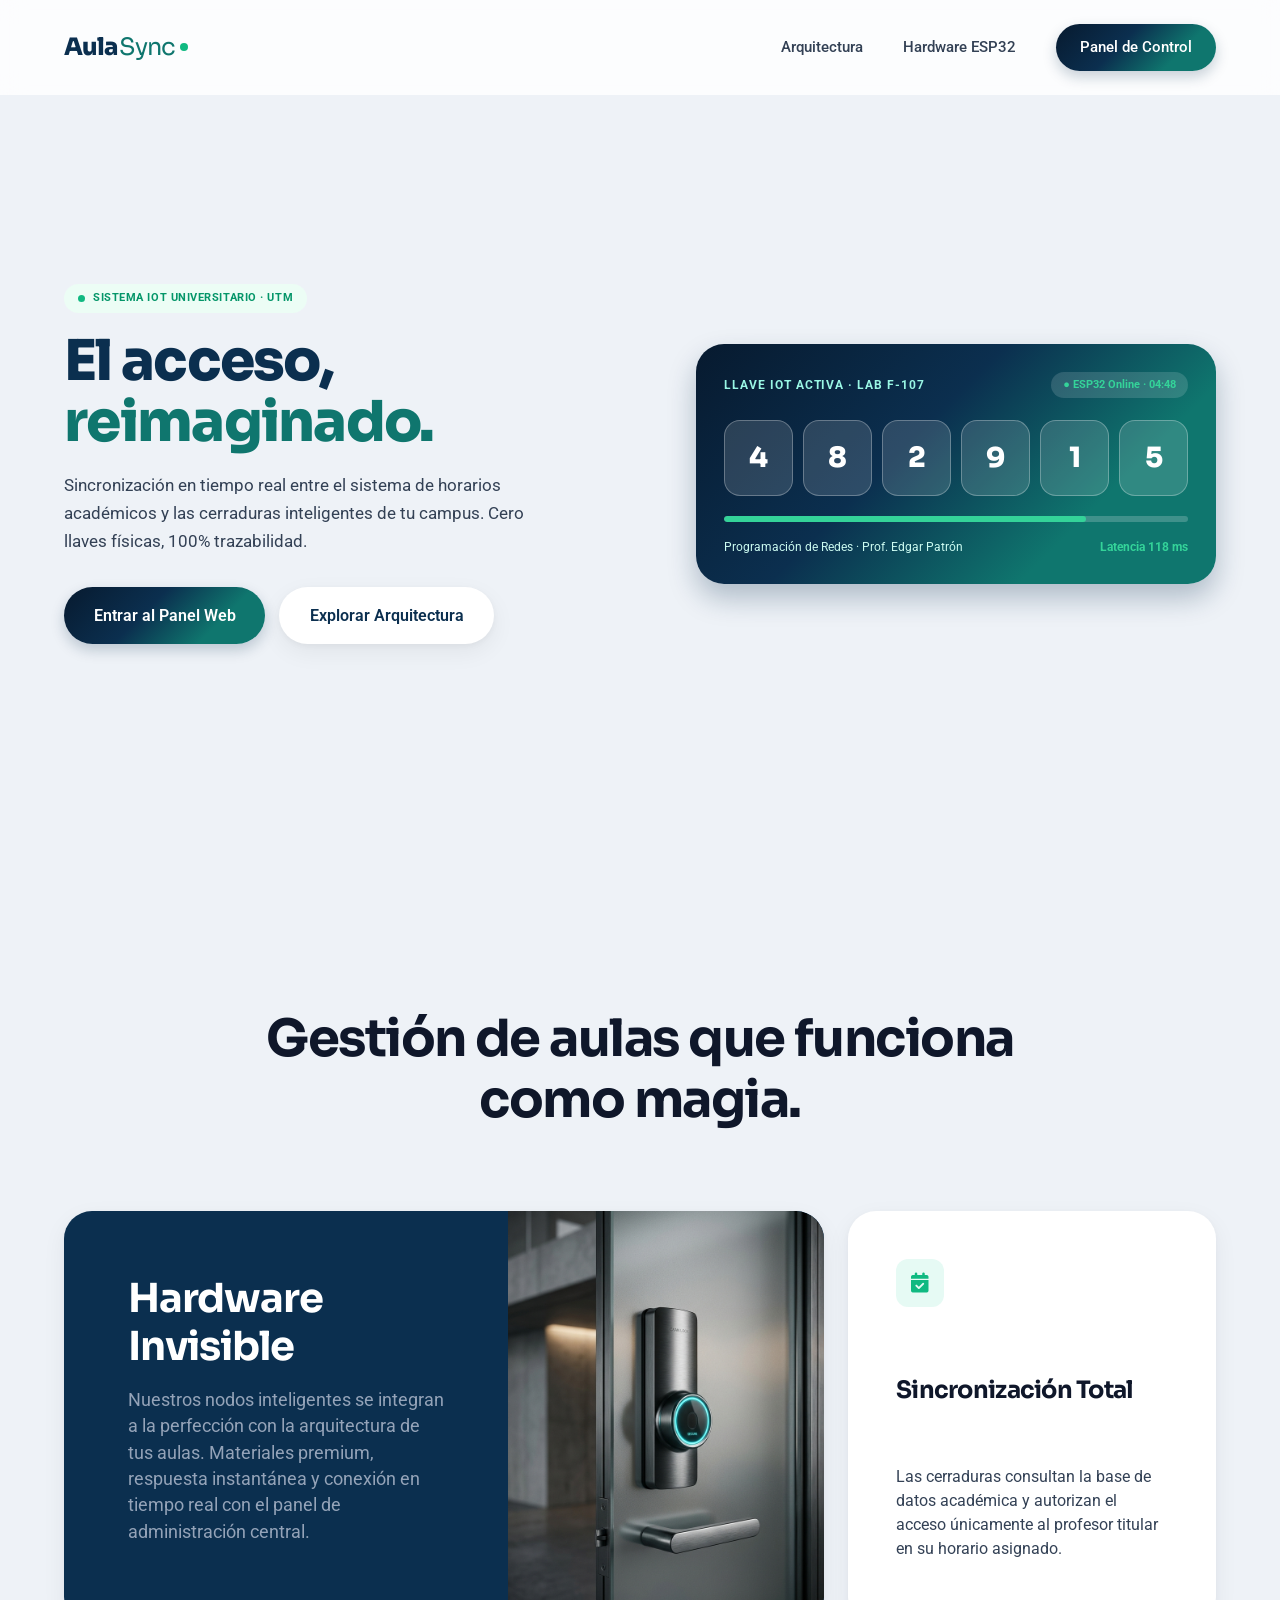
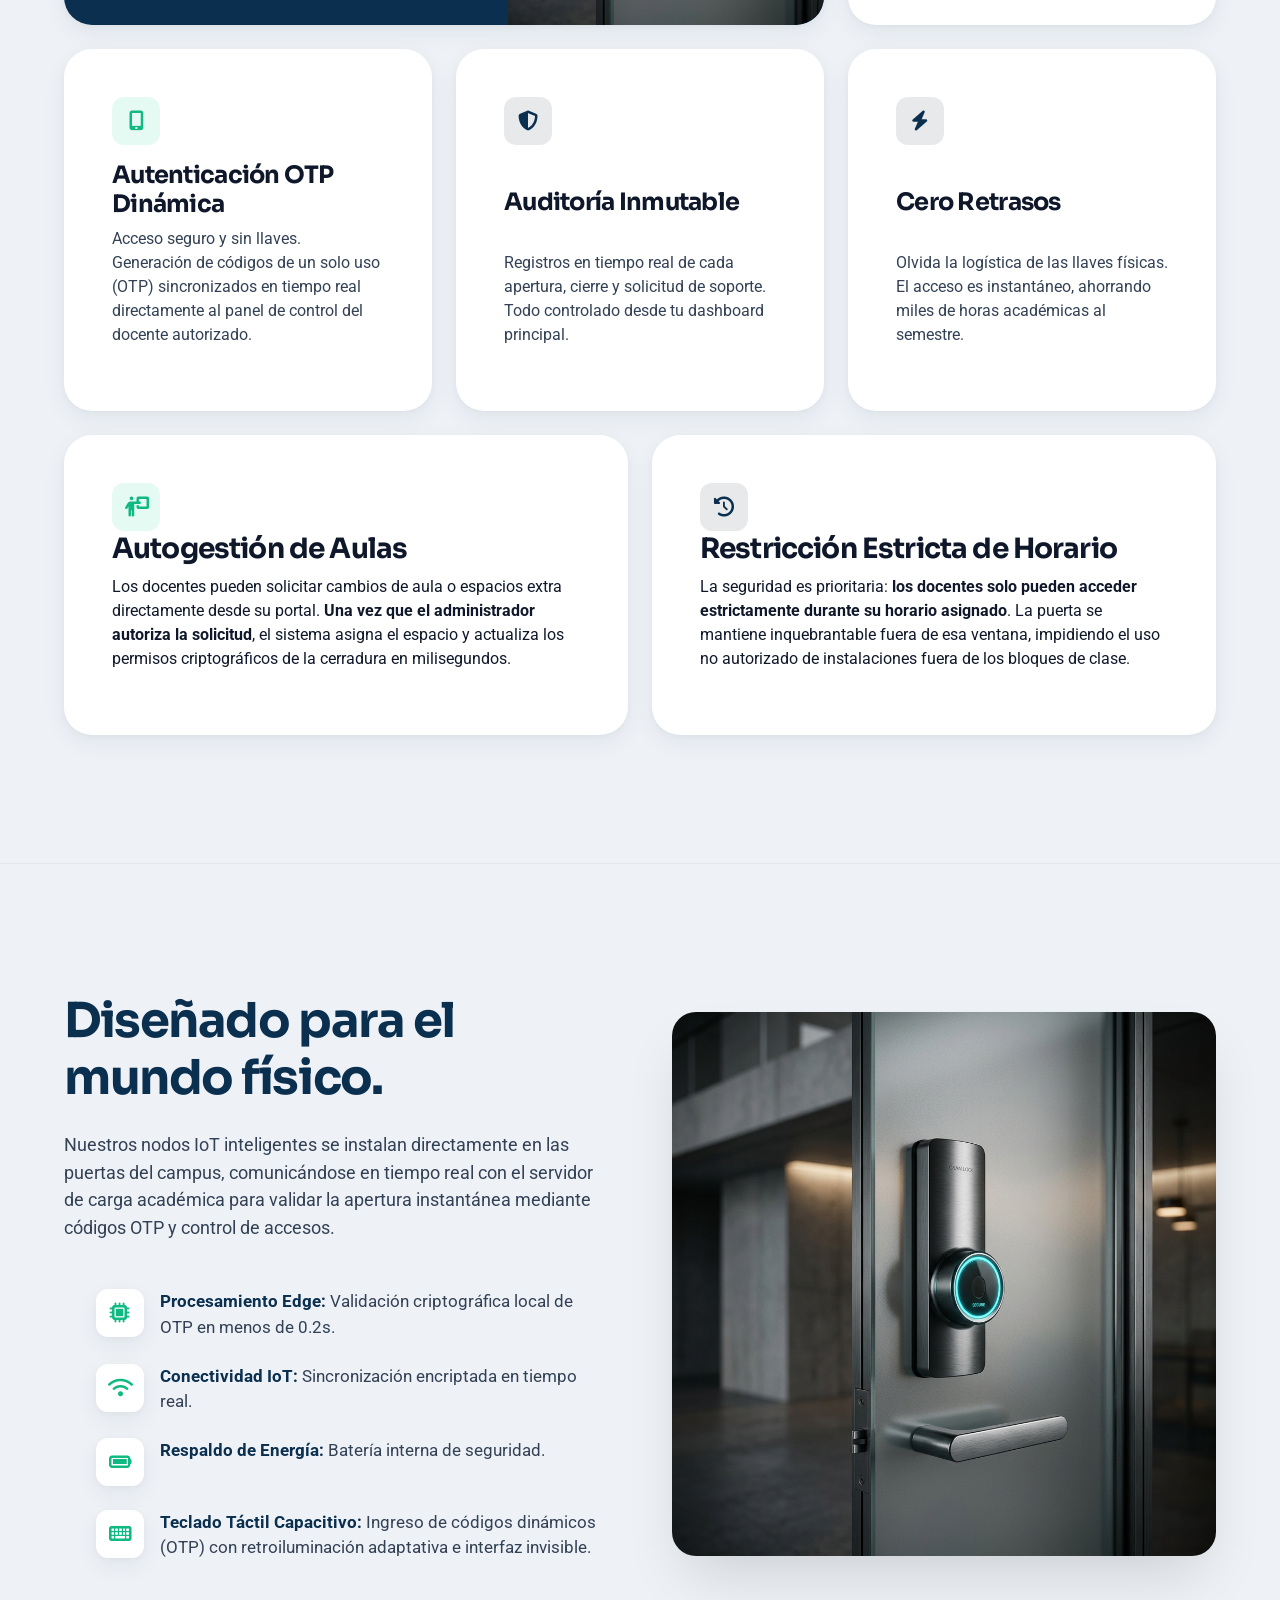
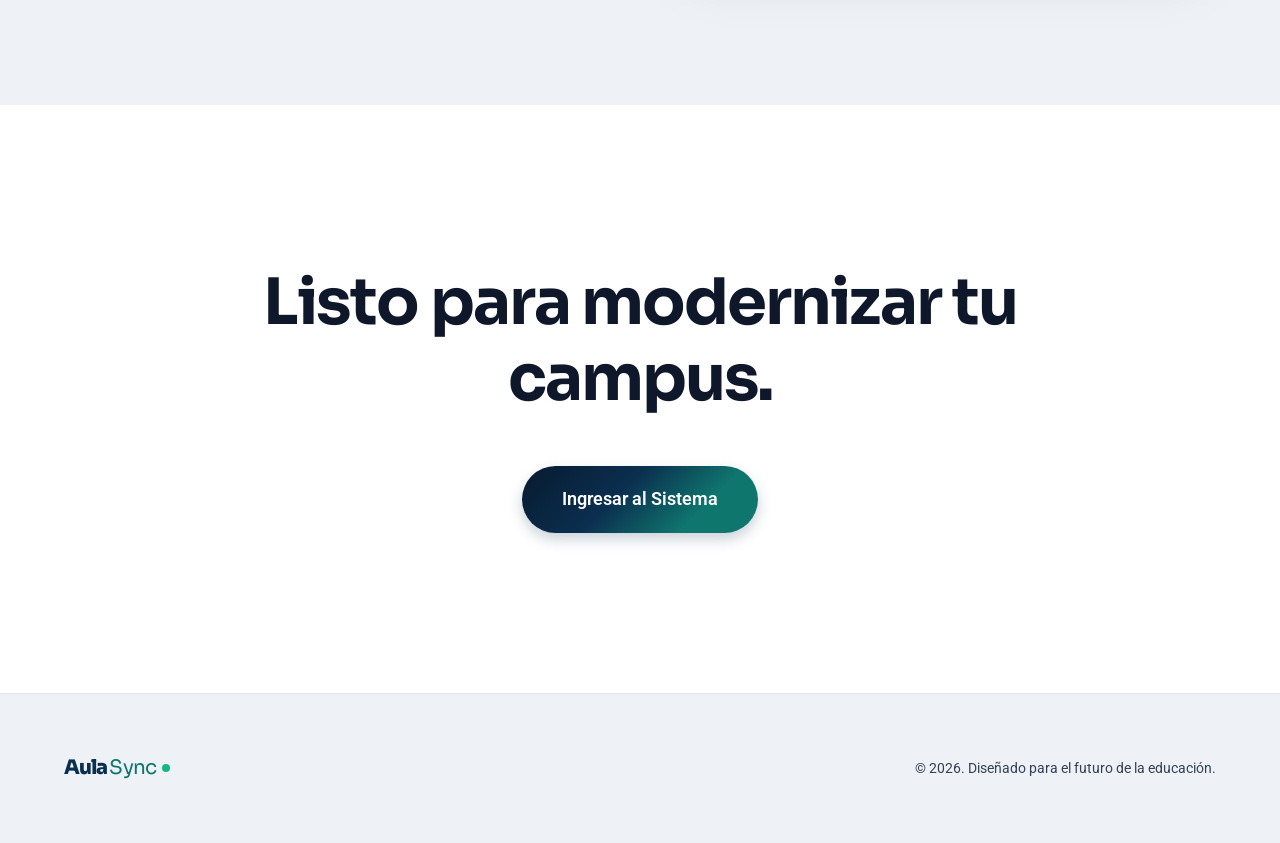
<file: index.html>
<!DOCTYPE html>
<html lang="es">
<head>
    <meta charset="UTF-8">
    <meta name="viewport" content="width=device-width, initial-scale=1.0">
    <title>AulaSync | Infraestructura Invisible</title>
    <link rel="stylesheet" href="css/bootstrap.min.css">
    <link rel="stylesheet" href="css/fontawesome.min.css">
    <link rel="stylesheet" href="css/aulasync_landing.css?v=2">
</head>
<body>
    <!-- Nav -->
    <nav>
        <a href="#" class="aulasync-wordmark" style="font-size: 1.5rem;">
            <strong>Aula</strong><span>Sync</span><i class="aulasync-dot"></i>
        </a>
        <div class="nav-links">
            <a href="#arquitectura">Arquitectura</a>
            <a href="#hardware">Hardware ESP32</a>
            <a href="login.html" class="btn btn-primary">Panel de Control</a>
        </div>
    </nav>

    <!-- Hero -->
    <section class="hero">
        <div class="hero-content fade-up">
            <span style="display:inline-flex;align-items:center;gap:8px;background:#ECFDF5;color:#059669;padding:6px 14px;border-radius:999px;font-size:11px;font-weight:700;letter-spacing:0.05em;margin-bottom:18px;">
                <span style="width:7px;height:7px;border-radius:50%;background:#10B981;"></span> SISTEMA IOT UNIVERSITARIO · UTM
            </span>
            <h1 style="color:#0B2F4F;">El acceso,<br><span style="color:#0F766E;">reimaginado.</span></h1>
            <p>Sincronización en tiempo real entre el sistema de horarios académicos y las cerraduras inteligentes de tu campus. Cero llaves físicas, 100% trazabilidad.</p>
            <div style="display:flex;gap:14px;flex-wrap:wrap;">
                <a href="login.html" class="btn btn-primary" style="padding: 0.95rem 1.85rem; font-size: 1rem;">Entrar al Panel Web</a>
                <a href="#arquitectura" class="btn" style="background:#FFFFFF;color:#0B2F4F;padding: 0.95rem 1.85rem; font-size: 1rem;box-shadow:0 2px 6px rgba(0,0,0,0.04),0 8px 24px rgba(0,0,0,0.06);">Explorar Arquitectura</a>
            </div>
        </div>
        <div class="hero-visual fade-up" style="transition-delay: 0.2s;">
            <div class="hero-keycard">
                <div class="hero-keycard-top">
                    <span>LLAVE IOT ACTIVA · LAB F-107</span>
                    <span class="hero-keycard-pill">● ESP32 Online · 04:48</span>
                </div>
                <div class="hero-pin-grid">
                    <div class="hero-pin-tile">4</div>
                    <div class="hero-pin-tile">8</div>
                    <div class="hero-pin-tile">2</div>
                    <div class="hero-pin-tile">9</div>
                    <div class="hero-pin-tile">1</div>
                    <div class="hero-pin-tile">5</div>
                </div>
                <div class="hero-progress-track"><div class="hero-progress-fill"></div></div>
                <div class="hero-keycard-foot">
                    <span>Programación de Redes · Prof. Edgar Patrón</span>
                    <span style="color:#34D399;font-weight:700;">Latencia 118 ms</span>
                </div>
            </div>
        </div>
    </section>

    <!-- Asymmetric Bento Box Section -->
    <section id="arquitectura" class="bento-section">
        <div class="section-header fade-up">
            <h2>Gestión de aulas que funciona como magia.</h2>
        </div>
        
        <div class="bento-grid">
            
            <!-- Large Card with Image -->
            <div class="bento-card card-large fade-up">
                <div class="card-large-content">
                    <h3>Hardware Invisible</h3>
                    <p>Nuestros nodos inteligentes se integran a la perfección con la arquitectura de tus aulas. Materiales premium, respuesta instantánea y conexión en tiempo real con el panel de administración central.</p>
                </div>
                <div class="card-large-image">
                    <!-- Smart Lock 3D Render -->
                    <img src="images/lock.png" alt="Smart Lock Render">
                </div>
            </div>

            <!-- Small Card 1 -->
            <div class="bento-card card-small fade-up">
                <div class="icon-box">
                    <i class="fa-solid fa-calendar-check"></i>
                </div>
                <h3>Sincronización Total</h3>
                <p>Las cerraduras consultan la base de datos académica y autorizan el acceso únicamente al profesor titular en su horario asignado.</p>
            </div>

            <!-- Small Card 2 -->
            <div class="bento-card card-small fade-up" style="transition-delay: 0.1s;">
                <div class="icon-box">
                    <i class="fa-solid fa-mobile-screen-button"></i>
                </div>
                <h3>Autenticación OTP Dinámica</h3>
                <p>Acceso seguro y sin llaves. Generación de códigos de un solo uso (OTP) sincronizados en tiempo real directamente al panel de control del docente autorizado.</p>
            </div>

            <!-- Small Card 3 -->
            <div class="bento-card card-small fade-up" style="transition-delay: 0.2s;">
                <div class="icon-box" style="background: rgba(30, 41, 59, 0.1); color: var(--primary);">
                    <i class="fa-solid fa-shield-halved"></i>
                </div>
                <h3>Auditoría Inmutable</h3>
                <p>Registros en tiempo real de cada apertura, cierre y solicitud de soporte. Todo controlado desde tu dashboard principal.</p>
            </div>

            <!-- Small Card 4 -->
            <div class="bento-card card-small fade-up" style="transition-delay: 0.3s;">
                <div class="icon-box" style="background: rgba(30, 41, 59, 0.1); color: var(--primary);">
                    <i class="fa-solid fa-bolt"></i>
                </div>
                <h3>Cero Retrasos</h3>
                <p>Olvida la logística de las llaves físicas. El acceso es instantáneo, ahorrando miles de horas académicas al semestre.</p>
            </div>

            <!-- Medium Card 1 (Span 6) -->
            <div class="bento-card fade-up" style="grid-column: span 6; transition-delay: 0.4s;">
                <div class="icon-box" style="background: rgba(15, 204, 146, 0.1); color: var(--accent);">
                    <i class="fa-solid fa-person-chalkboard"></i>
                </div>
                <h3>Autogestión de Aulas</h3>
                <p>Los docentes pueden solicitar cambios de aula o espacios extra directamente desde su portal. <strong>Una vez que el administrador autoriza la solicitud</strong>, el sistema asigna el espacio y actualiza los permisos criptográficos de la cerradura en milisegundos.</p>
            </div>

            <!-- Medium Card 2 (Span 6) -->
            <div class="bento-card fade-up" style="grid-column: span 6; transition-delay: 0.5s;">
                <div class="icon-box" style="background: rgba(30, 41, 59, 0.1); color: var(--primary);">
                    <i class="fa-solid fa-clock-rotate-left"></i>
                </div>
                <h3>Restricción Estricta de Horario</h3>
                <p>La seguridad es prioritaria: <strong>los docentes solo pueden acceder estrictamente durante su horario asignado</strong>. La puerta se mantiene inquebrantable fuera de esa ventana, impidiendo el uso no autorizado de instalaciones fuera de los bloques de clase.</p>
            </div>
            
        </div>
    </section>

    <!-- Hardware Section -->
    <section id="hardware" class="hardware-section">
        <div class="hardware-container">
            <div class="hardware-text fade-up">
                <h2>Diseñado para el mundo físico.</h2>
                <p>Nuestros nodos IoT inteligentes se instalan directamente en las puertas del campus, comunicándose en tiempo real con el servidor de carga académica para validar la apertura instantánea mediante códigos OTP y control de accesos.</p>
                
                <ul class="hardware-specs">
                    <li>
                        <div class="spec-icon"><i class="fa-solid fa-microchip"></i></div>
                        <div><strong>Procesamiento Edge:</strong> Validación criptográfica local de OTP en menos de 0.2s.</div>
                    </li>
                    <li>
                        <div class="spec-icon"><i class="fa-solid fa-wifi"></i></div>
                        <div><strong>Conectividad IoT:</strong> Sincronización encriptada en tiempo real.</div>
                    </li>
                    <li>
                        <div class="spec-icon"><i class="fa-solid fa-battery-full"></i></div>
                        <div><strong>Respaldo de Energía:</strong> Batería interna de seguridad.</div>
                    </li>
                    <li>
                        <div class="spec-icon"><i class="fa-solid fa-keyboard"></i></div>
                        <div><strong>Teclado Táctil Capacitivo:</strong> Ingreso de códigos dinámicos (OTP) con retroiluminación adaptativa e interfaz invisible.</div>
                    </li>
                </ul>
            </div>
            <div class="hardware-visual fade-up" style="transition-delay: 0.2s;">
                <img src="images/lock.png" alt="Hardware Smart Lock">
            </div>
        </div>
    </section>

    <!-- Clean CTA -->
    <section class="cta-section fade-up">
        <h2>Listo para modernizar tu campus.</h2>
        <div style="margin-top: 3rem;">
            <a href="login.html" class="btn btn-primary" style="padding: 1.25rem 2.5rem; font-size: 1.1rem;">Ingresar al Sistema</a>
        </div>
    </section>

    <!-- Footer -->
    <footer>
        <div class="aulasync-wordmark" style="font-size: 1.25rem;">
            <strong>Aula</strong><span>Sync</span><i class="aulasync-dot"></i>
        </div>
        <div style="color: var(--text-secondary); font-size: 0.9rem;">
            &copy; 2026. Diseñado para el futuro de la educación.
        </div>
    </footer>

    <!-- Scroll Animation Script -->
    <script>
        document.addEventListener('DOMContentLoaded', () => {
            const observer = new IntersectionObserver((entries) => {
                entries.forEach(entry => {
                    if (entry.isIntersecting) {
                        entry.target.classList.add('visible');
                    }
                });
            }, { threshold: 0.1 });

            document.querySelectorAll('.fade-up').forEach((el) => observer.observe(el));
        });
    </script>
</body>
</html>
</file>
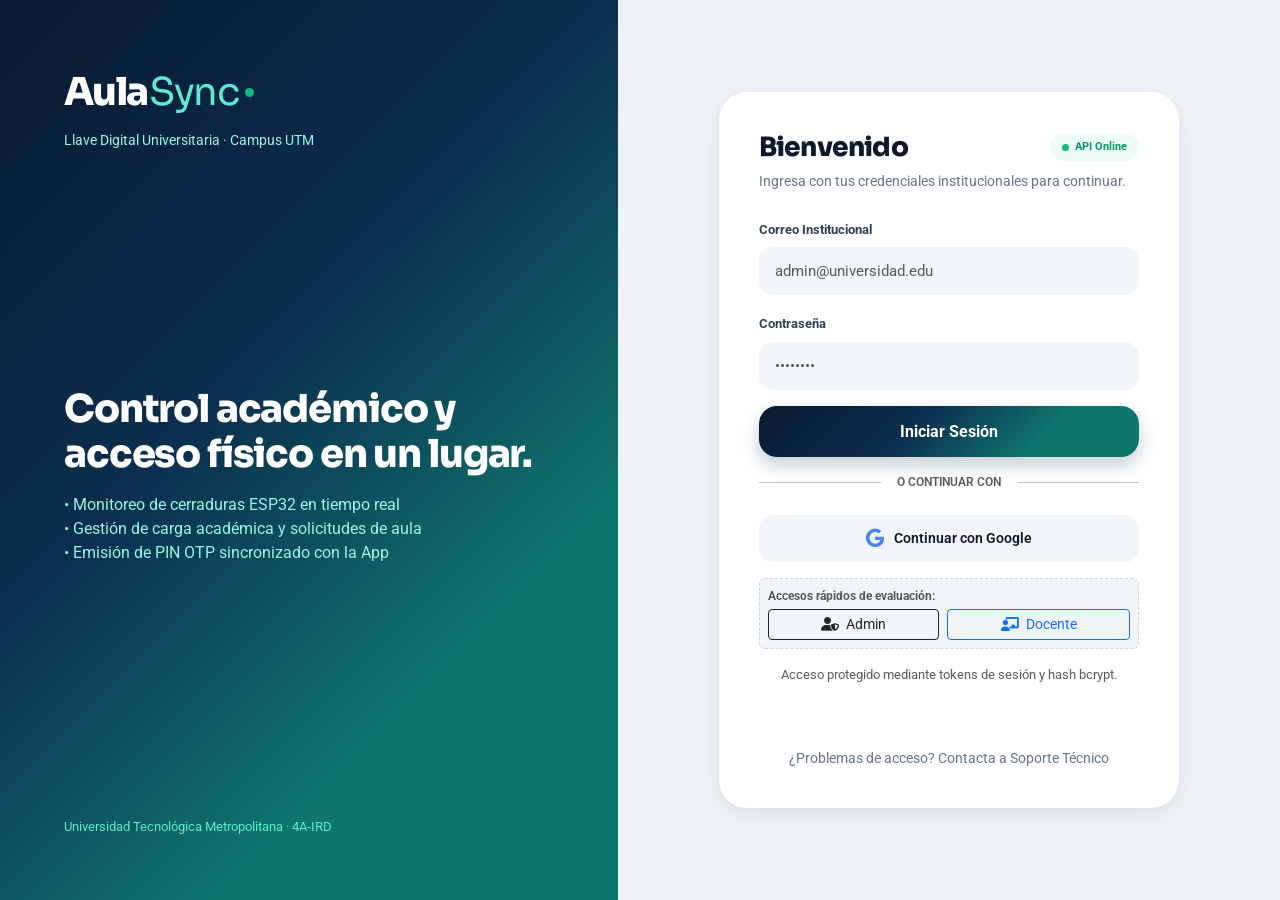
<file: admin_horarios.html>
<!DOCTYPE html>
<html lang="es">
<head>
    <meta charset="UTF-8">
    <meta name="viewport" content="width=device-width, initial-scale=1.0">
    <title>Carga Académica — Admin</title>
    <link rel="stylesheet" href="css/bootstrap.min.css">
    <link rel="stylesheet" href="css/fontawesome.min.css">
    <link rel="stylesheet" href="css/custom.css">
</head>
<body>

    <div class="sidebar-backdrop" id="sidebarBackdrop" onclick="toggleSidebar()"></div>

    <div class="app-wrapper">

        <!-- SIDEBAR ADMIN -->
        <aside class="sidebar" id="sidebar">
            <div class="sidebar-brand">
                <span class="aulasync-wordmark"><strong>Aula</strong><span>Sync</span><i class="aulasync-dot"></i></span>
                <small>Panel Administrador</small>
            </div>

            <div class="sidebar-section-title">Monitor IoT</div>
            <nav class="sidebar-nav">
                <a href="dashboard.html" class="nav-link"><i class="fas fa-tachometer-alt"></i><span>Dashboard General</span></a>
                <a href="dashboard.html#section-cerraduras" class="nav-link"><i class="fas fa-door-closed"></i><span>Estado de Cerraduras</span></a>
                <a href="dashboard.html#section-logs" class="nav-link"><i class="fas fa-clipboard-list"></i><span>Logs de Acceso</span></a>
            </nav>

            <div class="sidebar-section-title">Gestión Académica</div>
            <nav class="sidebar-nav">
                <a href="admin_horarios.html" class="nav-link active"><i class="fas fa-calendar-alt"></i><span>Carga Académica</span></a>
                <a href="admin_solicitudes.html" class="nav-link">
                    <i class="fas fa-inbox"></i><span>Solicitudes</span>
                    <span class="badge bg-warning sidebar-badge" id="badgePendientes">0</span>
                </a>
                <a href="dashboard.html#section-edificios" class="nav-link"><i class="fas fa-building"></i><span>Edificios y Aulas</span></a>
                <a href="dashboard.html#section-docentes" class="nav-link"><i class="fas fa-user-plus"></i><span>Alta de Profesores</span></a>
            </nav>

            <div class="sidebar-section-title">Configuración</div>
            <nav class="sidebar-nav">
                <a href="dashboard.html#section-ajustes" class="nav-link"><i class="fas fa-cogs"></i><span>Ajustes del Sistema</span></a>
                <a href="dashboard.html#section-seguridad" class="nav-link"><i class="fas fa-shield-alt"></i><span>Seguridad</span></a>
            </nav>

            <div class="sidebar-section-title">Sesión</div>
            <nav class="sidebar-nav">
                <a href="#" class="nav-link" style="color:#e74c5e;" onclick="apiLogout(); return false;">
                    <i class="fas fa-sign-out-alt"></i><span>Cerrar Sesión</span>
                </a>
            </nav>
        </aside>

        <!-- MAIN CONTENT -->
        <div class="main-content">

            <header class="top-navbar">
                <div class="d-flex align-items-center gap-3">
                    <button class="btn btn-sm btn-outline-secondary d-lg-none" onclick="toggleSidebar()">
                        <i class="fas fa-bars"></i>
                    </button>
                    <h1 class="page-title">Carga Académica
                        <small class="d-none d-md-inline">Alta y baja de horarios (persistido en MariaDB)</small>
                    </h1>
                </div>
                <div class="navbar-actions">
                    <div class="user-profile-btn">
                        <div class="user-avatar" id="userAvatar">--</div>
                        <div class="user-info d-none d-md-block">
                            <div class="user-name" id="userName">Cargando...</div>
                            <div class="user-role">Administrador</div>
                        </div>
                    </div>
                </div>
            </header>

            <div class="page-content animate-fade-in">

                <!-- Estadísticas en vivo -->
                <div class="row g-3 mb-4" id="statsRow"></div>

                <!-- Formulario de alta -->
                <div class="content-card mb-4">
                    <div class="content-card-header"><h6 class="mb-0"><i class="fas fa-plus-circle me-2"></i>Agregar Clase al Horario</h6></div>
                    <div class="content-card-body">
                        <form id="formClase" onsubmit="guardarClase(event)" novalidate>
                            <div class="row g-3">
                                <div class="col-md-6">
                                    <label class="form-label">Docente</label>
                                    <select class="form-select" id="fDocente"></select>
                                </div>
                                <div class="col-md-6">
                                    <label class="form-label">Materia</label>
                                    <select class="form-select" id="fMateria"></select>
                                </div>
                                <div class="col-md-6">
                                    <label class="form-label">Aula</label>
                                    <select class="form-select" id="fAula"></select>
                                </div>
                                <div class="col-md-6">
                                    <label class="form-label">Día de la semana</label>
                                    <select class="form-select" id="fDia">
                                        <option value="1">Lunes</option>
                                        <option value="2">Martes</option>
                                        <option value="3">Miércoles</option>
                                        <option value="4">Jueves</option>
                                        <option value="5">Viernes</option>
                                        <option value="6">Sábado</option>
                                        <option value="7">Domingo</option>
                                    </select>
                                </div>
                                <div class="col-md-3">
                                    <label class="form-label">Hora inicio</label>
                                    <input type="time" class="form-control" id="fHoraInicio">
                                </div>
                                <div class="col-md-3">
                                    <label class="form-label">Hora fin</label>
                                    <input type="time" class="form-control" id="fHoraFin">
                                </div>
                                <div class="col-md-3">
                                    <label class="form-label">Fecha inicio</label>
                                    <input type="date" class="form-control" id="fFechaInicio">
                                </div>
                                <div class="col-md-3">
                                    <label class="form-label">Fecha fin</label>
                                    <input type="date" class="form-control" id="fFechaFin">
                                </div>
                            </div>
                            <div id="claseError" class="alert alert-danger mt-3" style="display:none;"></div>
                            <div id="claseOk" class="alert alert-success mt-3" style="display:none;"></div>
                            <div class="d-flex justify-content-end mt-3">
                                <button type="submit" class="btn btn-primary"><i class="fas fa-save me-1"></i>Guardar en la base de datos</button>
                            </div>
                        </form>
                    </div>
                </div>

                <!-- Tabla de clases -->
                <div class="content-card">
                    <div class="content-card-header d-flex justify-content-between align-items-center">
                        <h6 class="mb-0"><i class="fas fa-table me-2"></i>Horarios registrados</h6>
                        <span class="badge bg-secondary" id="totalClases">0</span>
                    </div>
                    <div class="content-card-body">
                        <div class="table-responsive">
                            <table class="table table-hover align-middle">
                                <thead>
                                    <tr>
                                        <th>Docente</th><th>Materia</th><th>Aula</th>
                                        <th>Día</th><th>Horario</th><th>Vigencia</th><th></th>
                                    </tr>
                                </thead>
                                <tbody id="tablaClases">
                                    <tr><td colspan="7" class="text-muted text-center py-4">Cargando...</td></tr>
                                </tbody>
                            </table>
                        </div>
                    </div>
                </div>

            </div>
        </div>
    </div>

    <!-- Modal aviso -->
    <div class="modal fade" id="modalAviso" tabindex="-1">
        <div class="modal-dialog modal-dialog-centered">
            <div class="modal-content" style="border-radius:16px;">
                <div class="modal-body text-center py-5">
                    <i class="fa-4x mb-3" id="avisoIcono"></i>
                    <h5 id="avisoTitulo"></h5>
                    <p class="text-muted" id="avisoMensaje"></p>
                </div>
                <div class="modal-footer">
                    <button type="button" class="btn btn-secondary" data-bs-dismiss="modal">Entendido</button>
                </div>
            </div>
        </div>
    </div>

    <script src="js/bootstrap.bundle.min.js"></script>
    <script src="js/api.js"></script>
    <script>
        function toggleSidebar() {
            document.getElementById('sidebar').classList.toggle('active');
            document.getElementById('sidebarBackdrop').classList.toggle('active');
        }
        function iniciales(n) { return n.split(/\s+/).slice(0,2).map(p=>p[0]||'').join('').toUpperCase(); }

        function aviso(exito, titulo, msg) {
            const ic = document.getElementById('avisoIcono');
            ic.className = exito ? 'fas fa-check-circle fa-4x mb-3 text-success' : 'fas fa-times-circle fa-4x mb-3 text-danger';
            document.getElementById('avisoTitulo').textContent = titulo;
            document.getElementById('avisoMensaje').textContent = msg;
            new bootstrap.Modal(document.getElementById('modalAviso')).show();
        }

        async function init() {
            const u = await apiExigirSesion('admin');
            document.getElementById('userName').textContent = u.nombre;
            document.getElementById('userAvatar').textContent = iniciales(u.nombre);

            // Fechas sugeridas para facilidad de evaluación
            const hoy = new Date();
            const fin = new Date();
            fin.setMonth(fin.getMonth() + 4);
            document.getElementById('fFechaInicio').value = hoy.toISOString().split('T')[0];
            document.getElementById('fFechaFin').value = fin.toISOString().split('T')[0];
            document.getElementById('fHoraInicio').value = '08:00';
            document.getElementById('fHoraFin').value = '10:00';

            await Promise.all([cargarStats(), cargarCombos(), cargarClases()]);
        }

        window.addEventListener('focus', () => {
            cargarStats();
            cargarCombos();
        });

        // ---- Stats en vivo (prueba de persistencia) ----
        async function cargarStats() {
            const d = await apiFetch('admin_stats.php');
            const s = d.stats;
            const tarjetas = [
                ['fa-chalkboard-teacher', 'Docentes', s.docentes, 'var(--secondary)'],
                ['fa-door-open', 'Aulas', s.aulas, 'var(--accent)'],
                ['fa-calendar-check', 'Clases registradas', s.clases, '#4e8cff'],
                ['fa-inbox', 'Solicitudes pendientes', s.solicitudes_pend, 'var(--warning-color)'],
                ['fa-right-to-bracket', 'Accesos hoy', s.accesos_hoy, '#0aad7a'],
            ];
            document.getElementById('statsRow').innerHTML = tarjetas.map(([ic,t,v,c]) => `
                <div class="col-6 col-md">
                    <div class="content-card text-center h-100"><div class="content-card-body">
                        <i class="fas ${ic} fa-2x mb-2" style="color:${c};"></i>
                        <h4 class="mb-0">${v}</h4>
                        <small class="text-muted">${t}</small>
                    </div></div>
                </div>`).join('');
            document.getElementById('badgePendientes').textContent = s.solicitudes_pend;
        }

        // ---- Combos del formulario ----
        async function cargarCombos() {
            const [doc, mat, aul] = await Promise.all([
                apiFetch('docentes.php'), apiFetch('materias.php'), apiFetch('aulas.php'),
            ]);
            document.getElementById('fDocente').innerHTML = doc.docentes
                .map(d => `<option value="${d.id}">${esc(d.nombre)}${d.matricula ? ' (' + esc(d.matricula) + ')' : ''}</option>`).join('');
            document.getElementById('fMateria').innerHTML = mat.materias
                .map(m => `<option value="${m.id}">${esc(m.codigo)} — ${esc(m.nombre)}</option>`).join('');
            document.getElementById('fAula').innerHTML = aul.aulas
                .map(a => `<option value="${a.id}">${esc(a.codigo)} — ${esc(a.edificio)}</option>`).join('');
        }

        // ---- Tabla ----
        const DIAS = {1:'Lunes',2:'Martes',3:'Miércoles',4:'Jueves',5:'Viernes',6:'Sábado',7:'Domingo'};
        async function cargarClases() {
            const tbody = document.getElementById('tablaClases');
            try {
                const d = await apiFetch('carga_academica.php');
                document.getElementById('totalClases').textContent = d.clases.length;
                if (!d.clases.length) {
                    tbody.innerHTML = '<tr><td colspan="7" class="text-muted text-center py-4">Sin clases registradas.</td></tr>';
                    return;
                }
                tbody.innerHTML = d.clases.map(c => `
                    <tr>
                        <td>${esc(c.docente)}</td>
                        <td><span class="text-muted small">${esc(c.materia_codigo)}</span><br>${esc(c.materia)}</td>
                        <td>${esc(c.aula)}</td>
                        <td>${esc(DIAS[c.dia_semana] || c.dia_semana)}</td>
                        <td>${esc(c.hora_inicio)}–${esc(c.hora_fin)}</td>
                        <td class="small text-muted">${esc(c.fecha_inicio)} → ${esc(c.fecha_fin)}</td>
                        <td class="text-end">
                            <button class="btn btn-sm btn-outline-danger" onclick="eliminarClase(${c.id})">
                                <i class="fas fa-trash"></i>
                            </button>
                        </td>
                    </tr>`).join('');
            } catch (e) {
                tbody.innerHTML = `<tr><td colspan="7" class="text-danger text-center py-4">${esc(e.message)}</td></tr>`;
            }
        }

        // ---- Alta ----
        function validarCliente() {
            const doc = document.getElementById('fDocente').value;
            const mat = document.getElementById('fMateria').value;
            const aul = document.getElementById('fAula').value;
            const hi = document.getElementById('fHoraInicio').value;
            const hf = document.getElementById('fHoraFin').value;
            const fi = document.getElementById('fFechaInicio').value;
            const ff = document.getElementById('fFechaFin').value;
            if (!doc || !mat || !aul) return 'Debes seleccionar docente, materia y aula.';
            if (!hi || !hf) return 'Las horas son obligatorias.';
            if (hf <= hi) return 'La hora de fin debe ser posterior a la hora de inicio.';
            if (!fi || !ff) return 'Indica fecha de inicio y fin.';
            if (ff < fi) return 'La fecha de fin no puede ser anterior a la de inicio.';
            return null;
        }

        async function guardarClase(event) {
            event.preventDefault();
            const err = document.getElementById('claseError');
            const ok = document.getElementById('claseOk');
            err.style.display = 'none'; ok.style.display = 'none';
            const errC = validarCliente();
            if (errC) { err.textContent = errC; err.style.display = 'block'; return; }

            const datos = {
                id_usuario: parseInt(document.getElementById('fDocente').value, 10),
                id_materia: parseInt(document.getElementById('fMateria').value, 10),
                id_aula: parseInt(document.getElementById('fAula').value, 10),
                dia_semana: parseInt(document.getElementById('fDia').value, 10),
                hora_inicio: document.getElementById('fHoraInicio').value,
                hora_fin: document.getElementById('fHoraFin').value,
                fecha_inicio: document.getElementById('fFechaInicio').value,
                fecha_fin: document.getElementById('fFechaFin').value,
            };
            try {
                const r = await apiFetch('carga_academica.php', { metodo: 'POST', datos });
                ok.textContent = r.mensaje + ' (ID #' + r.id + ')';
                ok.style.display = 'block';
                document.getElementById('fHoraInicio').value = '';
                document.getElementById('fHoraFin').value = '';
                await Promise.all([cargarClases(), cargarStats()]);
            } catch (e) {
                err.textContent = e.message;
                err.style.display = 'block';
            }
        }

        async function eliminarClase(id) {
            try {
                await apiFetch('carga_academica.php?id=' + id, { metodo: 'DELETE' });
                aviso(true, 'Eliminada', 'La clase se eliminó de la base de datos.');
                await Promise.all([cargarClases(), cargarStats()]);
            } catch (e) {
                aviso(false, 'No se pudo eliminar', e.message);
            }
        }

        init();
    </script>

</body>
</html>
</file>
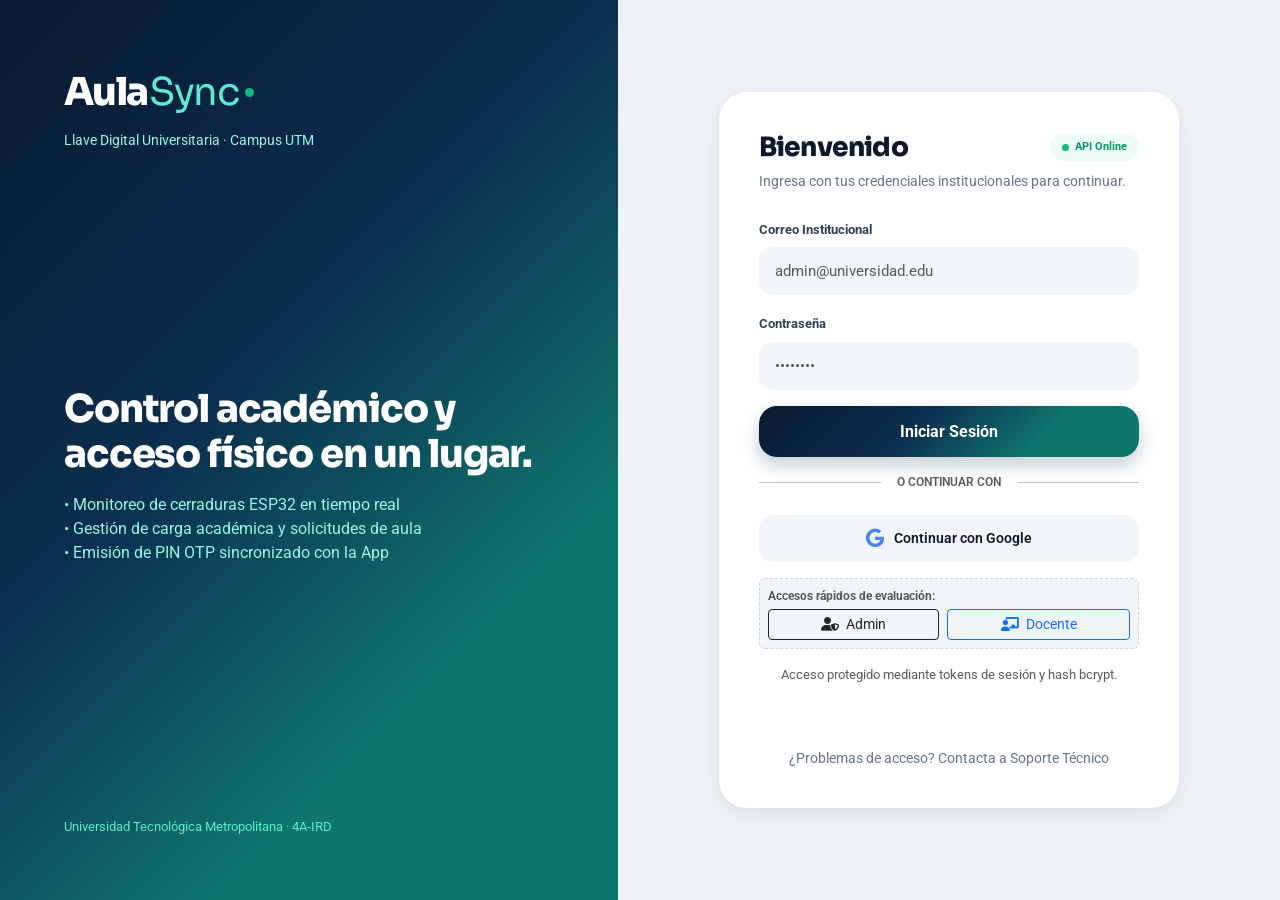
<file: admin_solicitudes.html>
<!DOCTYPE html>
<html lang="es">

<head>
    <meta charset="UTF-8">
    <meta name="viewport" content="width=device-width, initial-scale=1.0">
    <title>Gestión de Solicitudes — Admin</title>
    <link rel="stylesheet" href="css/bootstrap.min.css">
    <link rel="stylesheet" href="css/fontawesome.min.css">
    <link rel="stylesheet" href="css/custom.css">
</head>

<body>

    <div class="sidebar-backdrop" id="sidebarBackdrop" onclick="toggleSidebar()"></div>

    <div class="app-wrapper">

        <!-- SIDEBAR ADMIN -->
        <aside class="sidebar" id="sidebar">
            <div class="sidebar-brand">
                <span class="aulasync-wordmark"><strong>Aula</strong><span>Sync</span><i class="aulasync-dot"></i></span>
                <small>Panel Administrador</small>
            </div>

            <div class="sidebar-section-title">Monitor IoT</div>
            <nav class="sidebar-nav">
                <a href="dashboard.html" class="nav-link"><i class="fas fa-tachometer-alt"></i><span>Dashboard General</span></a>
                <a href="dashboard.html#section-cerraduras" class="nav-link"><i class="fas fa-door-closed"></i><span>Estado de Cerraduras</span></a>
                <a href="dashboard.html#section-logs" class="nav-link"><i class="fas fa-clipboard-list"></i><span>Logs de Acceso</span></a>
            </nav>

            <div class="sidebar-section-title">Gestión Académica</div>
            <nav class="sidebar-nav">
                <a href="admin_horarios.html" class="nav-link"><i class="fas fa-calendar-alt"></i><span>Carga Académica</span></a>
                <a href="admin_solicitudes.html" class="nav-link active">
                    <i class="fas fa-inbox"></i><span>Solicitudes</span>
                    <span class="badge bg-warning sidebar-badge" id="badgePendientes">0</span>
                </a>
                <a href="dashboard.html#section-edificios" class="nav-link"><i class="fas fa-building"></i><span>Edificios y Aulas</span></a>
                <a href="dashboard.html#section-docentes" class="nav-link"><i class="fas fa-user-plus"></i><span>Alta de Profesores</span></a>
            </nav>

            <div class="sidebar-section-title">Configuración</div>
            <nav class="sidebar-nav">
                <a href="dashboard.html#section-ajustes" class="nav-link"><i class="fas fa-cogs"></i><span>Ajustes del Sistema</span></a>
                <a href="dashboard.html#section-seguridad" class="nav-link"><i class="fas fa-shield-alt"></i><span>Seguridad</span></a>
            </nav>

            <div class="sidebar-section-title">Sesión</div>
            <nav class="sidebar-nav">
                <a href="#" class="nav-link" style="color:#e74c5e;" onclick="apiLogout(); return false;">
                    <i class="fas fa-sign-out-alt"></i><span>Cerrar Sesión</span>
                </a>
            </nav>
        </aside>

        <!-- MAIN CONTENT -->
        <div class="main-content">

            <header class="top-navbar">
                <div class="d-flex align-items-center gap-3">
                    <button class="btn btn-sm btn-outline-secondary d-lg-none" onclick="toggleSidebar()">
                        <i class="fas fa-bars"></i>
                    </button>
                    <h1 class="page-title">Gestión de Solicitudes
                        <small class="d-none d-md-inline">Revisar y aprobar peticiones de docentes</small>
                    </h1>
                </div>
                <div class="navbar-actions">
                    <div class="user-profile-btn">
                        <div class="user-avatar" id="userAvatar">--</div>
                        <div class="user-info d-none d-md-block">
                            <div class="user-name" id="userName">Cargando...</div>
                            <div class="user-role">Administrador</div>
                        </div>
                    </div>
                </div>
            </header>

            <div class="page-content animate-fade-in">

                <ul class="nav nav-pills mb-4" id="tabs">
                    <li class="nav-item">
                        <a class="nav-link active" href="#" data-estado="pendiente" onclick="cambiarTab(this, event)">
                            <i class="fas fa-clock me-1"></i>Pendientes <span class="badge bg-warning text-dark ms-1"
                                id="cntPendiente">0</span>
                        </a>
                    </li>
                    <li class="nav-item">
                        <a class="nav-link" href="#" data-estado="aprobada" onclick="cambiarTab(this, event)">
                            <i class="fas fa-check me-1"></i>Aprobadas <span class="badge bg-success ms-1"
                                id="cntAprobada">0</span>
                        </a>
                    </li>
                    <li class="nav-item">
                        <a class="nav-link" href="#" data-estado="rechazada" onclick="cambiarTab(this, event)">
                            <i class="fas fa-times me-1"></i>Rechazadas <span class="badge bg-danger ms-1"
                                id="cntRechazada">0</span>
                        </a>
                    </li>
                </ul>

                <div id="listaSolicitudes">
                    <p class="text-muted">Cargando...</p>
                </div>

            </div>
        </div>
    </div>

    <!-- Modal Aprobar -->
    <div class="modal fade" id="modalAprobar" tabindex="-1">
        <div class="modal-dialog modal-dialog-centered">
            <div class="modal-content" style="border-radius:16px;">
                <div class="modal-header"
                    style="background:linear-gradient(135deg,#0fcc92,#0aad7a);color:white;border-radius:16px 16px 0 0;">
                    <h5 class="modal-title"><i class="fas fa-check-circle me-2"></i>Aprobar Solicitud</h5>
                    <button type="button" class="btn-close btn-close-white" data-bs-dismiss="modal"></button>
                </div>
                <div class="modal-body">
                    <p class="mb-3">¿Confirmas aprobar esta solicitud?</p>
                    <label class="form-label">Comentario para el docente (opcional)</label>
                    <textarea class="form-control" id="comentarioAprobacion" rows="2"></textarea>
                </div>
                <div class="modal-footer">
                    <button type="button" class="btn btn-secondary" data-bs-dismiss="modal">Cancelar</button>
                    <button type="button" class="btn btn-success" onclick="confirmarAprobacion()"><i
                            class="fas fa-check me-1"></i>Confirmar</button>
                </div>
            </div>
        </div>
    </div>

    <!-- Modal Rechazar -->
    <div class="modal fade" id="modalRechazar" tabindex="-1">
        <div class="modal-dialog modal-dialog-centered">
            <div class="modal-content" style="border-radius:16px;">
                <div class="modal-header"
                    style="background:linear-gradient(135deg,#e74c5e,#c93d4f);color:white;border-radius:16px 16px 0 0;">
                    <h5 class="modal-title"><i class="fas fa-times-circle me-2"></i>Rechazar Solicitud</h5>
                    <button type="button" class="btn-close btn-close-white" data-bs-dismiss="modal"></button>
                </div>
                <div class="modal-body">
                    <label class="form-label">Explicación para el docente (obligatoria)</label>
                    <textarea class="form-control" id="explicacionRechazo" rows="3"></textarea>
                    <div id="rechazoError" class="text-danger small mt-2" style="display:none;"></div>
                </div>
                <div class="modal-footer">
                    <button type="button" class="btn btn-secondary" data-bs-dismiss="modal">Cancelar</button>
                    <button type="button" class="btn btn-danger" onclick="confirmarRechazo()"><i
                            class="fas fa-times me-1"></i>Confirmar</button>
                </div>
            </div>
        </div>
    </div>

    <!-- Modal Éxito -->
    <div class="modal fade" id="modalExito" tabindex="-1">
        <div class="modal-dialog modal-dialog-centered">
            <div class="modal-content" style="border-radius:16px;">
                <div class="modal-body text-center py-5">
                    <i class="fas fa-check-circle fa-4x text-success mb-3" id="exitoIcono"></i>
                    <h5 id="exitoTitulo">Operación Exitosa</h5>
                    <p class="text-muted" id="exitoMensaje"></p>
                </div>
                <div class="modal-footer">
                    <button type="button" class="btn btn-success" data-bs-dismiss="modal">Entendido</button>
                </div>
            </div>
        </div>
    </div>

    <script src="js/bootstrap.bundle.min.js"></script>
    <script src="js/api.js"></script>
    <script>
        let ESTADO_ACTUAL = 'pendiente';
        let SOLICITUD_SEL = null;

        function toggleSidebar() {
            document.getElementById('sidebar').classList.toggle('active');
            document.getElementById('sidebarBackdrop').classList.toggle('active');
        }

        function iniciales(nombre) {
            return nombre.split(/\s+/).slice(0, 2).map(p => p[0] || '').join('').toUpperCase();
        }

        function modalExito(titulo, msg, exito = true) {
            const icono = document.getElementById('exitoIcono');
            icono.className = exito
                ? 'fas fa-check-circle fa-4x text-success mb-3'
                : 'fas fa-times-circle fa-4x text-danger mb-3';
            document.getElementById('exitoTitulo').textContent = titulo;
            document.getElementById('exitoMensaje').textContent = msg;
            new bootstrap.Modal(document.getElementById('modalExito')).show();
        }

        async function init() {
            const u = await apiExigirSesion('admin');
            document.getElementById('userName').textContent = u.nombre;
            document.getElementById('userAvatar').textContent = iniciales(u.nombre);
            await cargarConteos();
            await cargarLista();
        }

        async function cargarConteos() {
            const d = await apiFetch('solicitudes.php');
            const c = { pendiente: 0, aprobada: 0, rechazada: 0 };
            d.solicitudes.forEach(s => { if (c[s.estado] !== undefined) c[s.estado]++; });
            document.getElementById('cntPendiente').textContent = c.pendiente;
            document.getElementById('cntAprobada').textContent = c.aprobada;
            document.getElementById('cntRechazada').textContent = c.rechazada;
            document.getElementById('badgePendientes').textContent = c.pendiente;
        }

        function cambiarTab(el, event) {
            event.preventDefault();
            document.querySelectorAll('#tabs .nav-link').forEach(l => l.classList.remove('active'));
            el.classList.add('active');
            ESTADO_ACTUAL = el.dataset.estado;
            cargarLista();
        }

        const BORDE = { pendiente: 'var(--warning-color)', aprobada: 'var(--accent)', rechazada: '#e74c5e' };

        async function cargarLista() {
            const cont = document.getElementById('listaSolicitudes');
            cont.innerHTML = '<p class="text-muted">Cargando...</p>';
            try {
                const d = await apiFetch('solicitudes.php?estado=' + ESTADO_ACTUAL);
                if (!d.solicitudes.length) {
                    cont.innerHTML = `<div class="content-card"><div class="content-card-body text-center py-5 text-muted">
                        <i class="fas fa-inbox fa-3x mb-3 d-block"></i>No hay solicitudes ${esc(ESTADO_ACTUAL)}s.</div></div>`;
                    return;
                }
                cont.innerHTML = d.solicitudes.map(s => tarjeta(s)).join('');
            } catch (e) {
                cont.innerHTML = `<p class="text-danger">${esc(e.message)}</p>`;
            }
        }

        function tarjeta(s) {
            const esCambio = s.tipo === 'cambio_aula';
            const acciones = s.estado === 'pendiente' ? `
                <div class="d-flex gap-2 justify-content-end mt-3">
                    <button class="btn btn-danger" onclick="abrirRechazar(${s.id})"><i class="fas fa-times me-1"></i>Rechazar</button>
                    <button class="btn btn-success" onclick="abrirAprobar(${s.id})"><i class="fas fa-check me-1"></i>Aprobar</button>
                </div>` : (s.comentarios_admin
                ? `<div class="alert alert-light mt-2 mb-0"><i class="fas fa-comment me-1"></i>${esc(s.comentarios_admin)}</div>` : '');
            return `<div class="content-card mb-4" style="border-left:5px solid ${BORDE[s.estado]};">
                <div class="content-card-header">
                    <div class="d-flex justify-content-between align-items-center w-100">
                        <div class="d-flex align-items-center gap-3">
                            <div style="width:46px;height:46px;border-radius:50%;background:var(--secondary);display:flex;align-items:center;justify-content:center;font-weight:bold;color:white;">${esc(iniciales(s.docente))}</div>
                            <div><h6 class="mb-0">${esc(s.docente)}</h6>
                            <small class="text-muted">${esc(esCambio ? 'Cambio de aula' : 'Aula adicional')}</small></div>
                        </div>
                        <span class="badge ${esCambio ? 'bg-warning text-dark' : 'bg-info'}">${esCambio ? 'Cambio de Aula' : 'Aula Adicional'}</span>
                    </div>
                </div>
                <div class="content-card-body">
                    <div class="row g-3 mb-2">
                        ${esCambio ? `<div class="col-md-6"><strong><i class="fas fa-door-closed me-2"></i>Aula original:</strong> ${esc(s.aula_original || '—')}</div>` : ''}
                        <div class="col-md-6"><strong><i class="fas fa-door-open me-2" style="color:var(--accent);"></i>Aula solicitada:</strong> ${esc(s.aula_solicitada)}</div>
                        <div class="col-md-6"><strong><i class="fas fa-calendar me-2"></i>Fecha y hora:</strong> ${esc(s.fecha)} · ${esc(s.hora_inicio)}-${esc(s.hora_fin)}</div>
                    </div>
                    <div class="p-3 rounded mb-2" style="background:var(--surface-alt);">
                        <strong>Motivo:</strong> ${esc(s.motivo)}
                        ${s.justificacion ? `<p class="mb-0 mt-1 text-muted">${esc(s.justificacion)}</p>` : ''}
                    </div>
                    <small class="text-muted"><i class="fas fa-paper-plane me-1"></i>Enviada: ${esc(s.fecha_solicitud)}</small>
                    ${acciones}
                </div>
            </div>`;
        }

        function abrirAprobar(id) {
            SOLICITUD_SEL = id;
            document.getElementById('comentarioAprobacion').value = '';
            new bootstrap.Modal(document.getElementById('modalAprobar')).show();
        }

        async function confirmarAprobacion() {
            try {
                await apiFetch('solicitud_responder.php', {
                    metodo: 'POST', datos: {
                        id: SOLICITUD_SEL, accion: 'aprobar',
                        comentarios: document.getElementById('comentarioAprobacion').value.trim(),
                    }
                });
                bootstrap.Modal.getOrCreateInstance(document.getElementById('modalAprobar')).hide();
                modalExito('Solicitud Aprobada', 'El acceso quedó habilitado. Se notificará al docente.');
                await cargarConteos(); await cargarLista();
            } catch (e) {
                bootstrap.Modal.getOrCreateInstance(document.getElementById('modalAprobar')).hide();
                modalExito('No se pudo aprobar', e.message, false);
            }
        }

        function abrirRechazar(id) {
            SOLICITUD_SEL = id;
            document.getElementById('explicacionRechazo').value = '';
            document.getElementById('rechazoError').style.display = 'none';
            new bootstrap.Modal(document.getElementById('modalRechazar')).show();
        }

        async function confirmarRechazo() {
            const exp = document.getElementById('explicacionRechazo').value.trim();
            const errBox = document.getElementById('rechazoError');
            if (exp.length < 1) { errBox.textContent = 'Debes indicar el motivo del rechazo.'; errBox.style.display = 'block'; return; }
            try {
                await apiFetch('solicitud_responder.php', {
                    metodo: 'POST', datos: {
                        id: SOLICITUD_SEL, accion: 'rechazar', comentarios: exp,
                    }
                });
                bootstrap.Modal.getOrCreateInstance(document.getElementById('modalRechazar')).hide();
                modalExito('Solicitud Rechazada', 'Se notificará al docente con el motivo.');
                await cargarConteos(); await cargarLista();
            } catch (e) {
                errBox.textContent = e.message; errBox.style.display = 'block';
            }
        }

        init();
    </script>

</body>

</html>
</file>
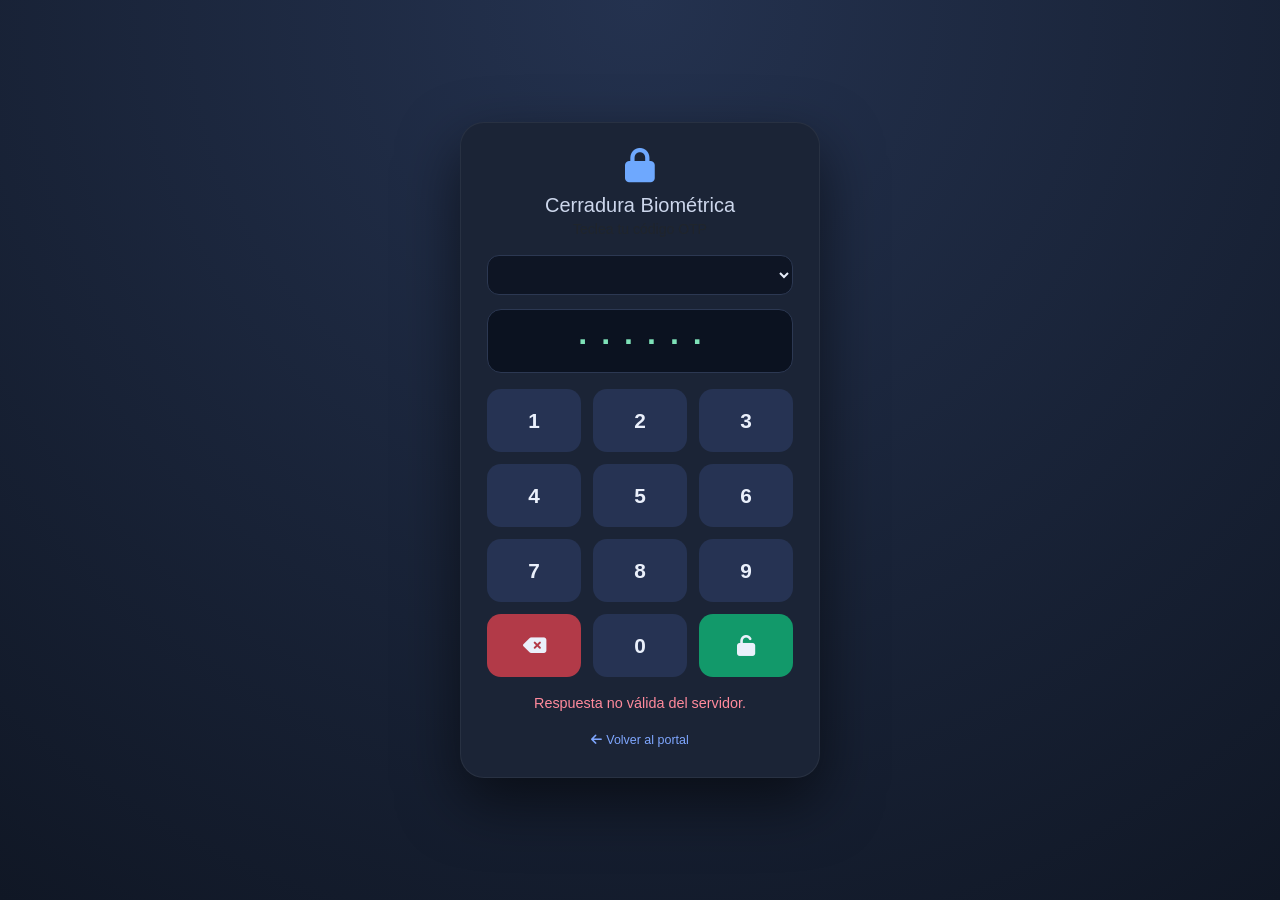
<file: cerradura.html>
<!DOCTYPE html>
<html lang="es">
<head>
    <meta charset="UTF-8">
    <meta name="viewport" content="width=device-width, initial-scale=1.0">
    <title>Cerradura — Simulador de Puerta</title>
    <link rel="stylesheet" href="css/bootstrap.min.css">
    <link rel="stylesheet" href="css/fontawesome.min.css">
    <style>
        body {
            background: radial-gradient(circle at top, #24324f 0%, #101725 100%);
            min-height: 100vh; display: flex; align-items: center; justify-content: center;
            font-family: -apple-system, BlinkMacSystemFont, "Segoe UI", Roboto, sans-serif;
            padding: 20px;
        }
        .lock {
            width: 360px; background: #1b2436; border-radius: 24px; padding: 26px;
            box-shadow: 0 24px 60px rgba(0,0,0,.55); border: 1px solid rgba(255,255,255,.06);
        }
        .lock-head { text-align: center; color: #cdd7ec; margin-bottom: 14px; }
        .lock-head .fa-lock { font-size: 34px; color: #6ea8fe; }
        .lock-aula {
            width: 100%; background: #0e1524; color: #e7edf9; border: 1px solid #2c3852;
            border-radius: 12px; padding: 10px 12px; margin-bottom: 14px; font-size: .9rem;
        }
        .display {
            background: #0b1220; border: 1px solid #2c3852; border-radius: 14px;
            height: 64px; display: flex; align-items: center; justify-content: center;
            letter-spacing: 14px; font-size: 2rem; font-weight: 700; color: #7ee2b8;
            margin-bottom: 16px; padding-left: 14px;
        }
        .keys { display: grid; grid-template-columns: repeat(3, 1fr); gap: 12px; }
        .key {
            background: #263353; color: #eaf0fb; border: none; border-radius: 14px;
            padding: 16px 0; font-size: 1.3rem; font-weight: 600; cursor: pointer;
            transition: transform .06s ease, background .15s;
        }
        .key:hover { background: #33456e; }
        .key:active { transform: scale(.94); }
        .key.action { background: #b23a48; }
        .key.action.ok { background: #12996a; }
        .msg { margin-top: 16px; min-height: 24px; text-align: center; font-size: .9rem; }
        .msg.ok { color: #6ee7b7; } .msg.err { color: #ff8a9c; }
        .foot { text-align: center; margin-top: 10px; }
        .foot a { color: #7fa7ff; font-size: .78rem; text-decoration: none; }
    </style>
</head>
<body>
    <div class="lock">
        <div class="lock-head">
            <i class="fas fa-lock" id="lockIcon"></i>
            <h5 class="mt-2 mb-0">Cerradura Biométrica</h5>
            <small class="text-muted">Teclea tu código OTP</small>
        </div>

        <select class="lock-aula" id="aula"></select>

        <div class="display" id="display"></div>

        <div class="keys">
            <button class="key" onclick="tecla('1')">1</button>
            <button class="key" onclick="tecla('2')">2</button>
            <button class="key" onclick="tecla('3')">3</button>
            <button class="key" onclick="tecla('4')">4</button>
            <button class="key" onclick="tecla('5')">5</button>
            <button class="key" onclick="tecla('6')">6</button>
            <button class="key" onclick="tecla('7')">7</button>
            <button class="key" onclick="tecla('8')">8</button>
            <button class="key" onclick="tecla('9')">9</button>
            <button class="key action" onclick="borrar()"><i class="fas fa-delete-left"></i></button>
            <button class="key" onclick="tecla('0')">0</button>
            <button class="key action ok" onclick="abrir()"><i class="fas fa-unlock"></i></button>
        </div>

        <div class="msg" id="msg"></div>
        <div class="foot"><a href="usuario.html"><i class="fas fa-arrow-left me-1"></i>Volver al portal</a></div>
    </div>

    <script src="js/api.js"></script>
    <script>
        let codigo = '';
        const disp = document.getElementById('display');
        const msg = document.getElementById('msg');

        function pintar() { disp.textContent = codigo.padEnd(6, '·'); }

        function tecla(n) {
            if (codigo.length >= 6) return;
            codigo += n; msg.textContent = ''; msg.className = 'msg'; pintar();
        }
        function borrar() { codigo = codigo.slice(0, -1); pintar(); }

        async function cargarAulas() {
            try {
                const d = await apiFetch('cerraduras.php');
                document.getElementById('aula').innerHTML = d.aulas
                    .map(a => `<option value="${a.id}">Puerta ${esc(a.codigo)} — ${esc(a.edificio)}</option>`).join('');
                // permite fijar el aula por URL (?aula=ID), como una cerradura real fija
                const p = new URLSearchParams(location.search).get('aula');
                if (p) document.getElementById('aula').value = p;
            } catch (e) { msg.textContent = e.message; msg.className = 'msg err'; }
        }

        async function abrir() {
            if (codigo.length !== 6) {
                msg.textContent = 'Ingresa los 6 dígitos.'; msg.className = 'msg err'; return;
            }
            const idAula = parseInt(document.getElementById('aula').value, 10);
            try {
                const d = await apiFetch('cerradura_abrir.php', { metodo: 'POST', datos: { id_aula: idAula, codigo } });
                msg.textContent = d.mensaje; msg.className = 'msg ok';
                document.getElementById('lockIcon').className = 'fas fa-lock-open';
                setTimeout(() => {
                    document.getElementById('lockIcon').className = 'fas fa-lock';
                    codigo = ''; pintar();
                }, 2500);
            } catch (e) {
                msg.textContent = e.message; msg.className = 'msg err';
                codigo = ''; pintar();
            }
        }

        pintar();
        cargarAulas();
    </script>
</body>
</html>
</file>
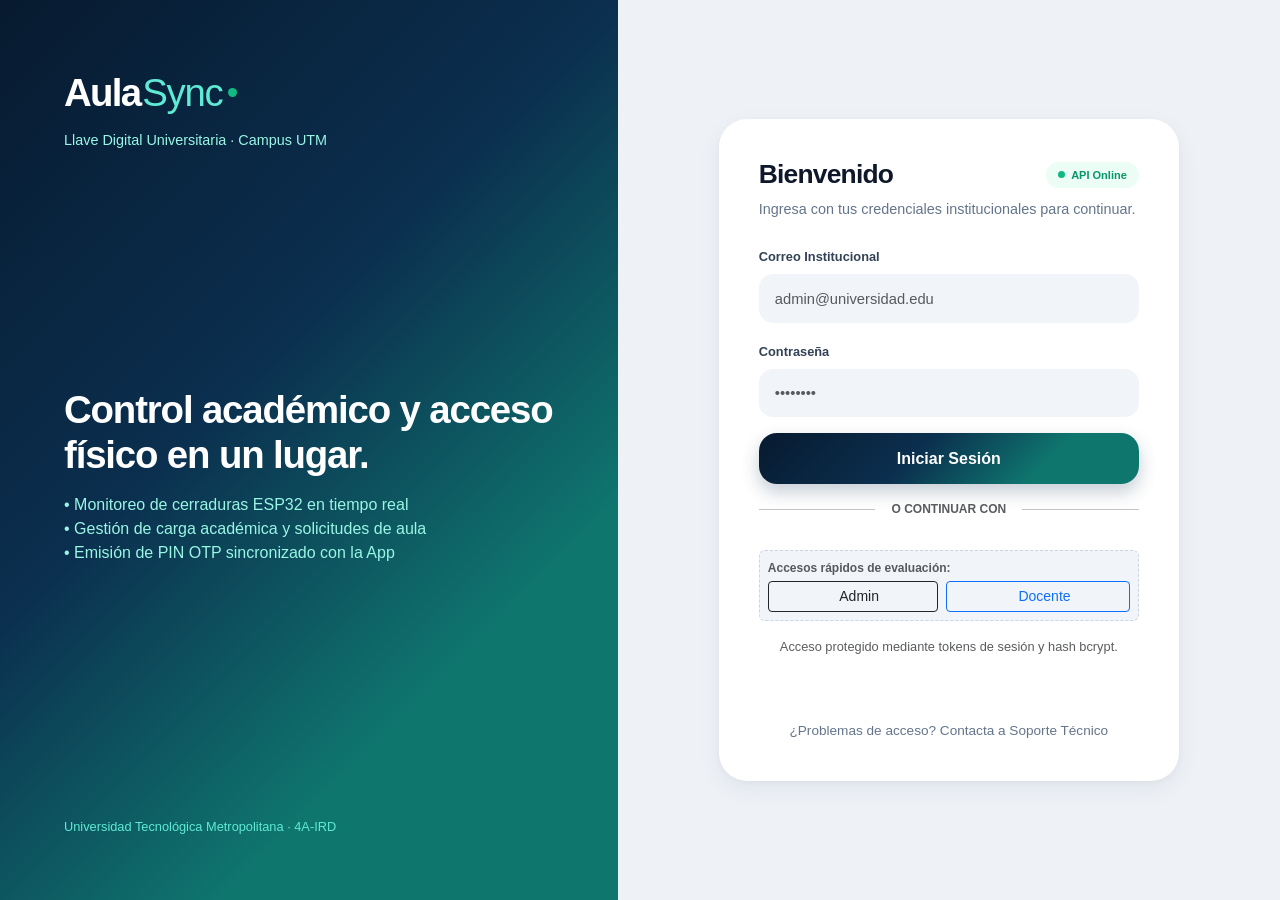
<file: dashboard.html>
<!DOCTYPE html>
<html lang="es">
<head>
    <meta charset="UTF-8">
    <meta name="viewport" content="width=device-width, initial-scale=1.0">
    <meta name="description" content="Panel de administración IoT para el sistema de Aulas Inteligentes Biométricas. Monitoreo en tiempo real de cerraduras, nodos y accesos.">
    <title>Dashboard IoT — Aulas Inteligentes</title>

    <!-- Bootstrap 5.3 Local -->
    <link rel="stylesheet" href="css/bootstrap.min.css">
    <!-- Font Awesome Local -->
    <link rel="stylesheet" href="css/fontawesome.min.css">
    <!-- Custom Styles -->
    <link rel="stylesheet" href="css/custom.css">
</head>
<body>

    <!-- Sidebar Backdrop (Mobile) -->
    <div class="sidebar-backdrop" id="sidebarBackdrop" onclick="toggleSidebar()"></div>

    <div class="app-wrapper">

        <!-- ============================================ -->
        <!-- SIDEBAR (Dark Admin)                         -->
        <!-- ============================================ -->
        <aside class="sidebar" id="sidebar">

            <!-- Brand -->
            <div class="sidebar-brand">
                <span class="aulasync-wordmark"><strong>Aula</strong><span>Sync</span><i class="aulasync-dot"></i></span>
                <small>Panel IoT · Campus UTM</small>
            </div>

            <!-- Navigation -->
            <div class="sidebar-section-title">Monitor IoT</div>
            <nav class="sidebar-nav">
                <a href="#" class="nav-link active" data-section="section-dashboard" onclick="switchSection(this, event)">
                    <i class="fas fa-tachometer-alt"></i>
                    <span>Dashboard General</span>
                </a>
                <a href="#" class="nav-link" data-section="section-cerraduras" onclick="switchSection(this, event)">
                    <i class="fas fa-door-closed"></i>
                    <span>Estado de Cerraduras</span>
                </a>
                <a href="#" class="nav-link" data-section="section-logs" onclick="switchSection(this, event)">
                    <i class="fas fa-clipboard-list"></i>
                    <span>Logs de Acceso</span>
                </a>
            </nav>

            <div class="sidebar-section-title">Gestión Académica</div>
            <nav class="sidebar-nav">
                <a href="admin_horarios.html" class="nav-link" style="cursor: pointer;">
                    <i class="fas fa-calendar-alt"></i>
                    <span>Carga Académica</span>
                </a>
                <a href="admin_solicitudes.html" class="nav-link" style="cursor: pointer;">
                    <i class="fas fa-inbox"></i>
                    <span>Solicitudes</span>
                    <span class="badge bg-warning sidebar-badge ms-auto" id="badgePendientes" style="display:none;">0</span>
                </a>
                <a href="#" class="nav-link" data-section="section-edificios" onclick="switchSection(this, event)">
                    <i class="fas fa-building"></i>
                    <span>Edificios y Aulas</span>
                </a>
                <a href="#" class="nav-link" data-section="section-docentes" onclick="switchSection(this, event)">
                    <i class="fas fa-user-plus"></i>
                    <span>Alta de Profesores</span>
                </a>
            </nav>

            <div class="sidebar-section-title">Configuración</div>
            <nav class="sidebar-nav">
                <a href="#" class="nav-link" data-section="section-ajustes" onclick="switchSection(this, event)">
                    <i class="fas fa-cogs"></i>
                    <span>Ajustes del Sistema</span>
                </a>
                <a href="#" class="nav-link" data-section="section-seguridad" onclick="switchSection(this, event)">
                    <i class="fas fa-shield-alt"></i>
                    <span>Seguridad</span>
                </a>
            </nav>

            <!-- Logout -->
            <div class="sidebar-section-title">Sesión</div>
            <nav class="sidebar-nav">
                <a href="#" class="nav-link" style="color: #e74c5e;" onclick="apiLogout(); return false;">
                    <i class="fas fa-sign-out-alt"></i>
                    <span>Cerrar Sesión</span>
                </a>
            </nav>

            <!-- Sidebar Footer -->
            <div class="mt-auto p-3 border-top" style="border-color: rgba(255,255,255,0.06) !important;">
                <div class="d-flex align-items-center gap-2 px-2">
                    <div style="width:8px; height:8px; background: var(--accent); border-radius:50%;"></div>
                    <small class="text-muted" style="font-size: 0.7rem;">Sistema operativo · v2.4.1</small>
                </div>
            </div>
        </aside>

        <!-- ============================================ -->
        <!-- MAIN CONTENT                                 -->
        <!-- ============================================ -->
        <div class="main-content">

            <!-- Top Navbar -->
            <header class="top-navbar">
                <div class="d-flex align-items-center gap-3">
                    <button class="btn btn-sm btn-outline-secondary d-lg-none" onclick="toggleSidebar()" id="sidebarToggle">
                        <i class="fas fa-bars"></i>
                    </button>
                    <h1 class="page-title" id="pageTitle">
                        Monitoreo IoT
                        <small class="d-none d-md-inline" id="pageSubtitle">Infraestructura en Tiempo Real</small>
                    </h1>
                </div>
                <div class="navbar-actions">
                    <div class="navbar-icon-btn" title="Buscar">
                        <i class="fas fa-search"></i>
                    </div>
                    <div class="navbar-icon-btn" title="Notificaciones">
                        <i class="fas fa-bell"></i>
                        <div class="notification-dot"></div>
                    </div>
                    <div class="user-profile-btn" id="userDropdownBtn" data-bs-toggle="dropdown" aria-expanded="false">
                        <div class="user-avatar" id="userAvatar">AS</div>
                        <div class="user-info d-none d-md-block">
                            <div class="user-name" id="userName">Admin. Sistemas</div>
                            <div class="user-role">Superusuario</div>
                        </div>
                        <i class="fas fa-chevron-down ms-1" style="font-size: 0.6rem; color: var(--text-muted);"></i>
                    </div>
                    <ul class="dropdown-menu dropdown-menu-end" aria-labelledby="userDropdownBtn">
                        <li><a class="dropdown-item" href="#"><i class="fas fa-user me-2"></i>Mi Perfil</a></li>
                        <li><a class="dropdown-item" href="#" onclick="switchSectionById('section-ajustes')"><i class="fas fa-cog me-2"></i>Configuración</a></li>
                        <li><hr class="dropdown-divider"></li>
                        <li><a class="dropdown-item text-danger" href="#" onclick="apiLogout(); return false;"><i class="fas fa-sign-out-alt me-2"></i>Cerrar Sesión</a></li>
                    </ul>
                </div>
            </header>

            <!-- Page Content -->
            <div class="page-content animate-fade-in">

                <!-- ===== SECTION: Dashboard General ===== -->
                <div class="app-section active" id="section-dashboard">

                    <!-- KPI Cards Row -->
                    <div class="row g-3 mb-4">
                        <div class="col-sm-6 col-xl-3">
                            <div class="stat-card card-success">
                                <div class="stat-card-header">
                                    <div>
                                        <div class="stat-card-label">Nodos Activos</div>
                                        <div class="stat-card-value" id="kpiNodosActivos">-- <small>/ --</small></div>
                                    </div>
                                    <div class="stat-card-icon icon-success"><i class="fas fa-wifi"></i></div>
                                </div>
                                <div class="stat-card-footer text-success" id="kpiNodosFooter"><i class="fas fa-arrow-up me-1"></i>-- Cobertura de red</div>
                            </div>
                        </div>
                        <div class="col-sm-6 col-xl-3">
                            <div class="stat-card card-info">
                                <div class="stat-card-header">
                                    <div>
                                        <div class="stat-card-label">Aulas Ocupadas</div>
                                        <div class="stat-card-value" id="kpiAulasOcupadas">--</div>
                                    </div>
                                    <div class="stat-card-icon icon-info"><i class="fas fa-users"></i></div>
                                </div>
                                <div class="stat-card-footer text-muted"><i class="fas fa-clock me-1"></i>En este momento</div>
                            </div>
                        </div>
                        <div class="col-sm-6 col-xl-3">
                            <div class="stat-card card-warning">
                                <div class="stat-card-header">
                                    <div>
                                        <div class="stat-card-label">Fallas Autenticación</div>
                                        <div class="stat-card-value" id="kpiFallasAuth">0</div>
                                    </div>
                                    <div class="stat-card-icon icon-warning"><i class="fas fa-fingerprint"></i></div>
                                </div>
                                <div class="stat-card-footer" style="color: var(--warning-color);"><i class="fas fa-exclamation-circle me-1"></i>Últimas 24 horas</div>
                            </div>
                        </div>
                        <div class="col-sm-6 col-xl-3">
                            <div class="stat-card card-danger">
                                <div class="stat-card-header">
                                    <div>
                                        <div class="stat-card-label">Nodos Desconectados</div>
                                        <div class="stat-card-value" id="kpiNodosOffline" style="color: var(--danger-color);">0</div>
                                    </div>
                                    <div class="stat-card-icon icon-danger"><i class="fas fa-exclamation-triangle"></i></div>
                                </div>
                                <div class="stat-card-footer text-muted"><i class="fas fa-wrench me-1"></i>Requieren revisión física</div>
                            </div>
                        </div>
                    </div>

                    <!-- Floor Plan + Live Telemetry -->
                    <div class="row g-3">
                        <div class="col-lg-8">
                            <div class="content-card">
                                <div class="content-card-header">
                                    <h6 id="mapTitle"><i class="fas fa-map me-2" style="color: var(--secondary);"></i>Plano Interactivo — Edificio A</h6>
                                    <div class="d-flex gap-2">
                                        <select class="form-select form-select-sm" style="width: auto; font-size: 0.78rem;" id="selectEdificio" onchange="window.changeEdificio(this.value)">
                                            <option value="A" selected>Edificio A</option>
                                            <option value="B">Edificio B</option>
                                            <option value="C">Edificio C</option>
                                            <option value="E">Edificio E</option>
                                            <option value="F">Edificio F</option>
                                        </select>
                                    </div>
                                </div>
                                <div class="content-card-body">
                                    <div id="dynamicMapContainer" class="d-flex flex-wrap gap-3 p-3 bg-light rounded" style="min-height: 250px; border: 1px dashed var(--border-color); position: relative;">
                                        <!-- Cargando aulas... -->
                                    </div>
                                    <div class="d-flex flex-wrap gap-3 mt-3" style="font-size: 0.75rem; color: var(--text-muted);">
                                        <span><span class="d-inline-block rounded-circle me-1" style="width:10px;height:10px;background:var(--accent);"></span>En uso / Libre</span>
                                        <span><span class="d-inline-block rounded-circle me-1" style="width:10px;height:10px;background:#94a3b8;"></span>Cerrada</span>
                                        <span><span class="d-inline-block rounded-circle me-1" style="width:10px;height:10px;background:var(--secondary);"></span>Reserva</span>
                                        <span><span class="d-inline-block rounded-circle me-1" style="width:10px;height:10px;background:var(--danger-color);"></span>Offline</span>
                                    </div>
                                </div>
                            </div>
                        </div>
                        <div class="col-lg-4">
                            <div class="content-card d-flex flex-column" style="height: 100%;">
                                <div class="content-card-header">
                                    <h6><i class="fas fa-bolt me-2" style="color: var(--warning-color);"></i>Telemetría en Vivo</h6>
                                    <span class="badge bg-success" style="font-size: 0.65rem;"><i class="fas fa-circle me-1" style="font-size: 0.45rem;"></i>En línea</span>
                                </div>
                                <div class="telemetry-list flex-grow-1" id="telemetryContainer">
                                    <!-- Cargando telemetría... -->
                                </div>
                                <div class="telemetry-footer">
                                    <a href="#" onclick="switchSectionById('section-logs')"><i class="fas fa-external-link-alt me-1"></i>Ver bitácora completa</a>
                                </div>
                            </div>
                        </div>
                    </div>
                </div>

                <!-- ===== SECTION: Estado de Cerraduras ===== -->
                <div class="app-section" id="section-cerraduras">
                    <div class="section-header">
                        <h2><i class="fas fa-door-closed me-2" style="color: var(--secondary);"></i>Estado de Cerraduras</h2>
                        <p>Monitoreo en tiempo real de todas las cerraduras inteligentes del campus.</p>
                    </div>

                    <div class="content-card">
                        <div class="content-card-header">
                            <h6><i class="fas fa-building me-2" style="color: var(--text-muted);"></i>Filtros de Cerraduras</h6>
                            <select class="form-select form-select-sm" style="width: auto; font-size: 0.78rem;" id="selectCerradurasEdificio" onchange="window.loadCerraduras(this.value)">
                                <option value="A" selected>Edificio A</option>
                                <option value="B">Edificio B</option>
                                <option value="C">Edificio C</option>
                                <option value="E">Edificio E</option>
                                <option value="F">Edificio F</option>
                                <option value="">Todos los edificios</option>
                            </select>
                        </div>
                        <div class="table-responsive">
                            <table class="table mb-0" style="font-size: 0.85rem;">
                                <thead>
                                    <tr style="background: #f8fafc;">
                                        <th style="font-size: 0.78rem; font-weight: 600; color: var(--text-secondary);">Aula</th>
                                        <th style="font-size: 0.78rem; font-weight: 600; color: var(--text-secondary);">Cerradura</th>
                                        <th style="font-size: 0.78rem; font-weight: 600; color: var(--text-secondary);">Conectividad</th>
                                        <th style="font-size: 0.78rem; font-weight: 600; color: var(--text-secondary);">Batería</th>
                                        <th style="font-size: 0.78rem; font-weight: 600; color: var(--text-secondary);">Último Evento</th>
                                        <th style="font-size: 0.78rem; font-weight: 600; color: var(--text-secondary);">Firmware</th>
                                    </tr>
                                </thead>
                                <tbody id="cerradurasTableBody">
                            </table>
                        </div>
                    </div>
                </div>

                <!-- ===== SECTION: Gestión Biométrica ===== -->
                <div class="app-section" id="section-biometrica">
                    <div class="section-header">
                        <h2><i class="fas fa-users-cog me-2" style="color: var(--accent);"></i>Gestión Biométrica</h2>
                        <p>Administre los registros biométricos de usuarios autorizados.</p>
                    </div>

                    <div class="row g-3 mb-4">
                        <div class="col-sm-4">
                            <div class="stat-card card-success">
                                <div class="stat-card-header">
                                    <div><div class="stat-card-label">Usuarios Registrados</div><div class="stat-card-value">156</div></div>
                                    <div class="stat-card-icon icon-success"><i class="fas fa-fingerprint"></i></div>
                                </div>
                                <div class="stat-card-footer text-success"><i class="fas fa-check-circle me-1"></i>Todos activos</div>
                            </div>
                        </div>
                        <div class="col-sm-4">
                            <div class="stat-card card-warning">
                                <div class="stat-card-header">
                                    <div><div class="stat-card-label">Pendientes de Registro</div><div class="stat-card-value">8</div></div>
                                    <div class="stat-card-icon icon-warning"><i class="fas fa-user-plus"></i></div>
                                </div>
                                <div class="stat-card-footer" style="color: var(--warning-color);"><i class="fas fa-clock me-1"></i>Requieren cita</div>
                            </div>
                        </div>
                        <div class="col-sm-4">
                            <div class="stat-card card-info">
                                <div class="stat-card-header">
                                    <div><div class="stat-card-label">Huellas por Usuario</div><div class="stat-card-value">1.8</div></div>
                                    <div class="stat-card-icon icon-info"><i class="fas fa-hand-paper"></i></div>
                                </div>
                                <div class="stat-card-footer text-muted"><i class="fas fa-info-circle me-1"></i>Promedio (máx. 3)</div>
                            </div>
                        </div>
                    </div>

                    <div class="content-card">
                        <div class="content-card-header">
                            <h6><i class="fas fa-users me-2" style="color: var(--text-muted);"></i>Usuarios Recientes</h6>
                        </div>
                        <div class="content-card-body">
                            <div class="row g-3">
                                <div class="col-md-6">
                                    <div class="bio-user-card">
                                        <div class="bio-avatar">RS</div>
                                        <div class="bio-info"><h6>Dr. Roberto Sánchez</h6><small>Docente · 2 huellas · Activo</small></div>
                                        <span class="badge bg-success" style="font-size: 0.65rem;">Verificado</span>
                                    </div>
                                </div>
                                <div class="col-md-6">
                                    <div class="bio-user-card">
                                        <div class="bio-avatar">AM</div>
                                        <div class="bio-info"><h6>Ing. Ana Martínez</h6><small>Docente · 1 huella · Activo</small></div>
                                        <span class="badge bg-success" style="font-size: 0.65rem;">Verificado</span>
                                    </div>
                                </div>
                                <div class="col-md-6">
                                    <div class="bio-user-card">
                                        <div class="bio-avatar">CL</div>
                                        <div class="bio-info"><h6>Dra. Carmen López</h6><small>Docente · 2 huellas · Activo</small></div>
                                        <span class="badge bg-success" style="font-size: 0.65rem;">Verificado</span>
                                    </div>
                                </div>
                                <div class="col-md-6">
                                    <div class="bio-user-card">
                                        <div class="bio-avatar" style="background: var(--gradient-danger);">JP</div>
                                        <div class="bio-info"><h6>Mtro. José Pérez</h6><small>Docente · 0 huellas · Pendiente</small></div>
                                        <span class="badge bg-warning text-dark" style="font-size: 0.65rem;">Pendiente</span>
                                    </div>
                                </div>
                            </div>
                        </div>
                    </div>
                </div>

                <!-- ===== SECTION: Logs de Acceso ===== -->
                <div class="app-section" id="section-logs">
                    <div class="section-header">
                        <h2><i class="fas fa-clipboard-list me-2" style="color: var(--primary-light);"></i>Logs de Acceso</h2>
                        <p>Bitácora completa de todos los eventos de acceso del sistema.</p>
                    </div>

                    <div class="content-card">
                        <div class="content-card-header">
                            <h6><i class="fas fa-filter me-2" style="color: var(--text-muted);"></i>Filtros</h6>
                            <div class="d-flex gap-2">
                                <select class="form-select form-select-sm" style="width: auto; font-size: 0.78rem;">
                                    <option selected>Todos los tipos</option>
                                    <option>Biometría</option>
                                    <option>PIN Temporal</option>
                                    <option>Fallos</option>
                                </select>
                                <select class="form-select form-select-sm" style="width: auto; font-size: 0.78rem;">
                                    <option selected>Hoy</option>
                                    <option>Últimos 7 días</option>
                                    <option>Este mes</option>
                                </select>
                            </div>
                        </div>
                        <div class="table-responsive">
                            <table class="table mb-0" style="font-size: 0.82rem;">
                                <thead>
                                    <tr style="background: #f8fafc;">
                                        <th style="font-size: 0.75rem; font-weight: 600; color: var(--text-secondary);">Hora</th>
                                        <th style="font-size: 0.75rem; font-weight: 600; color: var(--text-secondary);">Evento</th>
                                        <th style="font-size: 0.75rem; font-weight: 600; color: var(--text-secondary);">Aula</th>
                                        <th style="font-size: 0.75rem; font-weight: 600; color: var(--text-secondary);">Usuario</th>
                                        <th style="font-size: 0.75rem; font-weight: 600; color: var(--text-secondary);">Método</th>
                                        <th style="font-size: 0.75rem; font-weight: 600; color: var(--text-secondary);">Estado</th>
                                    </tr>
                                </thead>
                                <tbody id="logsTableBody">
                                    <tr>
                                        <td colspan="6" class="text-center text-muted py-3"><i class="fas fa-spinner fa-spin me-2"></i>Cargando bitácora de accesos...</td>
                                    </tr>
                                </tbody>
                            </table>
                        </div>
                    </div>
                </div>

                <!-- ===== SECTION: Edificios y Aulas ===== -->
                <div class="app-section" id="section-edificios">
                    <div class="section-header">
                        <h2><i class="fas fa-building me-2" style="color: var(--secondary);"></i>Edificios y Aulas</h2>
                        <p>Administre la infraestructura física del campus.</p>
                    </div>
                    <div class="row g-4">
                        <div class="col-md-4">
                            <div class="content-card">
                                <div class="content-card-header"><h6><i class="fas fa-building me-2" style="color:var(--secondary);"></i>Edificio A</h6></div>
                                <div class="content-card-body">
                                    <p style="font-size:0.82rem;color:var(--text-secondary);"><strong>Ciencias</strong></p>
                                    <div class="d-flex justify-content-between mb-2" style="font-size:0.78rem;"><span class="text-muted">Total de aulas</span><strong>15</strong></div>
                                    <div class="d-flex justify-content-between mb-2" style="font-size:0.78rem;"><span class="text-muted">Cerraduras IoT</span><strong style="color:var(--accent);">14</strong></div>
                                    <div class="d-flex justify-content-between" style="font-size:0.78rem;"><span class="text-muted">Sin cerradura</span><strong style="color:var(--warning-color);">1</strong></div>
                                </div>
                            </div>
                        </div>
                        <div class="col-md-4">
                            <div class="content-card">
                                <div class="content-card-header"><h6><i class="fas fa-building me-2" style="color:var(--secondary);"></i>Edificio B</h6></div>
                                <div class="content-card-body">
                                    <p style="font-size:0.82rem;color:var(--text-secondary);"><strong>Ingeniería</strong></p>
                                    <div class="d-flex justify-content-between mb-2" style="font-size:0.78rem;"><span class="text-muted">Total de aulas</span><strong>18</strong></div>
                                    <div class="d-flex justify-content-between mb-2" style="font-size:0.78rem;"><span class="text-muted">Cerraduras IoT</span><strong style="color:var(--accent);">18</strong></div>
                                    <div class="d-flex justify-content-between" style="font-size:0.78rem;"><span class="text-muted">Sin cerradura</span><strong style="color:var(--accent);">0</strong></div>
                                </div>
                            </div>
                        </div>
                        <div class="col-md-4">
                            <div class="content-card">
                                <div class="content-card-header"><h6><i class="fas fa-building me-2" style="color:var(--secondary);"></i>Edificio C</h6></div>
                                <div class="content-card-body">
                                    <p style="font-size:0.82rem;color:var(--text-secondary);"><strong>Humanidades</strong></p>
                                    <div class="d-flex justify-content-between mb-2" style="font-size:0.78rem;"><span class="text-muted">Total de aulas</span><strong>12</strong></div>
                                    <div class="d-flex justify-content-between mb-2" style="font-size:0.78rem;"><span class="text-muted">Cerraduras IoT</span><strong style="color:var(--accent);">10</strong></div>
                                    <div class="d-flex justify-content-between" style="font-size:0.78rem;"><span class="text-muted">Sin cerradura</span><strong style="color:var(--warning-color);">2</strong></div>
                                </div>
                            </div>
                        </div>
                    </div>
                </div>

                <!-- ===== SECTION: Ajustes del Sistema ===== -->
                <div class="app-section" id="section-ajustes">
                    <div class="section-header">
                        <h2><i class="fas fa-cogs me-2" style="color: var(--text-muted);"></i>Ajustes del Sistema</h2>
                        <p>Configure los parámetros generales del sistema IoT.</p>
                    </div>
                    <div class="content-card">
                        <div class="content-card-body">
                            <div class="row g-3">
                                <div class="col-md-6">
                                    <label class="form-label" style="font-size:0.78rem;font-weight:600;color:var(--text-secondary);">Tiempo de cierre automático</label>
                                    <select class="form-select form-select-sm"><option>5 minutos</option><option selected>10 minutos</option><option>15 minutos</option><option>30 minutos</option></select>
                                </div>
                                <div class="col-md-6">
                                    <label class="form-label" style="font-size:0.78rem;font-weight:600;color:var(--text-secondary);">Anticipación apertura biométrica</label>
                                    <select class="form-select form-select-sm"><option>5 minutos</option><option selected>10 minutos</option><option>15 minutos</option></select>
                                </div>
                                <div class="col-md-6">
                                    <label class="form-label" style="font-size:0.78rem;font-weight:600;color:var(--text-secondary);">Duración del PIN temporal</label>
                                    <select class="form-select form-select-sm"><option>5 minutos</option><option selected>15 minutos</option><option>30 minutos</option></select>
                                </div>
                                <div class="col-md-6">
                                    <label class="form-label" style="font-size:0.78rem;font-weight:600;color:var(--text-secondary);">Intentos máximos biométricos</label>
                                    <select class="form-select form-select-sm"><option selected>3 intentos</option><option>5 intentos</option><option>10 intentos</option></select>
                                </div>
                            </div>
                            <hr style="border-color: var(--border-color);">
                            <button class="btn btn-sm" style="background:var(--gradient-primary);color:#fff;font-weight:600;"><i class="fas fa-save me-1"></i>Guardar Cambios</button>
                        </div>
                    </div>
                </div>

                <!-- ===== SECTION: Seguridad ===== -->
                <div class="app-section" id="section-seguridad">
                    <div class="section-header">
                        <h2><i class="fas fa-shield-alt me-2" style="color: var(--danger-color);"></i>Seguridad</h2>
                        <p>Alertas de seguridad y eventos críticos que requieren atención.</p>
                    </div>

                    <div class="alert d-flex align-items-start gap-3 py-3 px-4 mb-4" style="background:rgba(231,76,94,0.06);border:1px solid rgba(231,76,94,0.15);border-radius:var(--radius-md);font-size:0.85rem;color:var(--danger-color);" role="alert">
                        <i class="fas fa-exclamation-triangle fa-lg mt-1"></i>
                        <div>
                            <strong>3 alertas activas</strong> requieren su atención inmediata.
                            <div class="text-muted mt-1" style="font-size:0.75rem;">Última actualización: hace 5 minutos</div>
                        </div>
                    </div>

                    <div class="content-card mb-3">
                        <div class="content-card-body d-flex align-items-center gap-3">
                            <div class="stat-card-icon icon-danger" style="flex-shrink:0;"><i class="fas fa-wifi"></i></div>
                            <div class="flex-grow-1">
                                <h6 class="mb-1" style="font-size:0.88rem;font-weight:600;color:var(--text-primary);">Nodo A-103 desconectado</h6>
                                <p class="mb-0" style="font-size:0.75rem;color:var(--text-muted);">La cerradura del aula A-103 perdió conexión hace 2 horas. Puede requerir reinicio físico del módulo WiFi.</p>
                            </div>
                            <button class="btn btn-sm btn-outline-danger" style="font-size:0.75rem;white-space:nowrap;">Gestionar</button>
                        </div>
                    </div>
                    <div class="content-card mb-3">
                        <div class="content-card-body d-flex align-items-center gap-3">
                            <div class="stat-card-icon icon-warning" style="flex-shrink:0;"><i class="fas fa-fingerprint"></i></div>
                            <div class="flex-grow-1">
                                <h6 class="mb-1" style="font-size:0.88rem;font-weight:600;color:var(--text-primary);">Intento de acceso no autorizado</h6>
                                <p class="mb-0" style="font-size:0.75rem;color:var(--text-muted);">Huella no registrada detectada en A-102. 3 intentos fallidos consecutivos registrados hoy.</p>
                            </div>
                            <button class="btn btn-sm btn-outline-warning" style="font-size:0.75rem;white-space:nowrap;">Investigar</button>
                        </div>
                    </div>
                    <div class="content-card">
                        <div class="content-card-body d-flex align-items-center gap-3">
                            <div class="stat-card-icon icon-warning" style="flex-shrink:0;"><i class="fas fa-battery-quarter"></i></div>
                            <div class="flex-grow-1">
                                <h6 class="mb-1" style="font-size:0.88rem;font-weight:600;color:var(--text-primary);">Batería baja en A-104</h6>
                                <p class="mb-0" style="font-size:0.75rem;color:var(--text-muted);">La cerradura de A-104 reporta 35% de batería. Se recomienda reemplazo preventivo.</p>
                            </div>
                            <button class="btn btn-sm btn-outline-secondary" style="font-size:0.75rem;white-space:nowrap;">Programar</button>
                        </div>
                    </div>
                </div>

                <!-- ===== SECTION: Alta de Profesores ===== -->
                <div class="app-section" id="section-docentes">
                    <div class="section-header">
                        <h2>Alta de Profesores</h2>
                        <p>Registra docentes con correo institucional y contraseña segura (bcrypt vía API REST)</p>
                    </div>
                    <div class="row g-4">
                        <div class="col-lg-5">
                            <div class="content-card">
                                <div class="content-card-header">
                                    <h3 style="font-size:1rem;font-weight:700;margin:0;"><i class="fas fa-user-plus me-2" style="color:var(--secondary);"></i>Nuevo Profesor</h3>
                                </div>
                                <div class="content-card-body">
                                    <form id="formAltaDocente" onsubmit="registrarDocenteApi(event)">
                                        <div class="mb-3">
                                            <label class="form-label" style="font-size:0.82rem;font-weight:700;">Nombre completo</label>
                                            <input type="text" class="form-control" id="docNombre" placeholder="Ej. Mtra. Sofía Herrera" required minlength="3">
                                        </div>
                                        <div class="mb-3">
                                            <label class="form-label" style="font-size:0.82rem;font-weight:700;">Correo institucional</label>
                                            <input type="email" class="form-control" id="docEmail" placeholder="profesor@universidad.edu" required>
                                        </div>
                                        <div class="mb-3">
                                            <label class="form-label" style="font-size:0.82rem;font-weight:700;">Contraseña</label>
                                            <input type="password" class="form-control" id="docPassword" placeholder="Mínimo 4 caracteres" required minlength="4">
                                        </div>
                                        <div class="mb-3">
                                            <label class="form-label" style="font-size:0.82rem;font-weight:700;">Matrícula / No. Empleado (opcional)</label>
                                            <input type="text" class="form-control" id="docMatricula" placeholder="Ej. DOC-4012">
                                        </div>
                                        <div id="docAlert" class="alert d-none py-2 px-3" style="font-size:0.82rem;border-radius:12px;"></div>
                                        <button type="submit" class="btn btn-primary w-100 py-2" id="btnGuardarDocente">
                                            <i class="fas fa-save me-2"></i>Registrar Profesor
                                        </button>
                                    </form>
                                </div>
                            </div>
                        </div>
                        <div class="col-lg-7">
                            <div class="content-card">
                                <div class="content-card-header d-flex justify-content-between align-items-center">
                                    <h3 class="mb-0" style="font-size:1rem;font-weight:700;"><i class="fas fa-chalkboard-teacher me-2" style="color:var(--secondary);"></i>Profesores Registrados</h3>
                                    <button class="btn btn-sm btn-outline-secondary" onclick="loadDocentes()"><i class="fas fa-sync-alt"></i></button>
                                </div>
                                <div class="content-card-body p-0">
                                    <div class="table-responsive">
                                        <table class="table table-hover align-middle mb-0" style="font-size:0.86rem;">
                                            <thead>
                                                <tr>
                                                    <th class="ps-4">Profesor</th>
                                                    <th>Correo</th>
                                                    <th>Matrícula</th>
                                                    <th class="text-end pe-4">Acción</th>
                                                </tr>
                                            </thead>
                                            <tbody id="docentesTableBody">
                                                <tr><td colspan="4" class="text-center text-muted py-4">Cargando profesores...</td></tr>
                                            </tbody>
                                        </table>
                                    </div>
                                </div>
                            </div>
                        </div>
                    </div>
                </div>

            </div><!-- /page-content -->

        </div><!-- /main-content -->

    </div><!-- /app-wrapper -->

    <!-- Modal Éxito genérico -->
    <div class="modal fade" id="modalExito" tabindex="-1">
        <div class="modal-dialog modal-dialog-centered">
            <div class="modal-content" style="border-radius: 16px; border: none;">
                <div class="modal-header" id="modalHeader" style="background: linear-gradient(135deg, #0fcc92, #0aad7a); color: white; border-radius: 16px 16px 0 0;">
                    <h5 class="modal-title" id="modalTitle"><i class="fas fa-check-circle me-2"></i>Listo</h5>
                    <button type="button" class="btn-close btn-close-white" data-bs-dismiss="modal"></button>
                </div>
                <div class="modal-body text-center py-4">
                    <i class="fas fa-check fa-3x text-success mb-3" id="modalIcon"></i>
                    <p class="mb-0" id="modalExitoText"></p>
                </div>
                <div class="modal-footer">
                    <button type="button" class="btn btn-success" id="modalBtn" data-bs-dismiss="modal">Entendido</button>
                </div>
            </div>
        </div>
    </div>

    <!-- Modal Detalles de Aula -->
    <div class="modal fade" id="roomDetailModal" tabindex="-1" aria-labelledby="roomDetailModalLabel" aria-hidden="true">
        <div class="modal-dialog modal-dialog-centered modal-lg">
            <div class="modal-content">
                <div class="modal-header">
                    <h5 class="modal-title" id="roomDetailModalLabel"><i class="fas fa-door-open me-2 text-primary"></i>Aula: <span id="modalRoomName"></span></h5>
                    <button type="button" class="btn-close" data-bs-dismiss="modal" aria-label="Close"></button>
                </div>
                <div class="modal-body">
                    <div class="row g-4">
                        <!-- Detalles y Controles -->
                        <div class="col-md-6">
                            <h6 class="text-uppercase text-muted" style="font-size: 0.75rem; font-weight: 700; letter-spacing: 0.5px;">Estado de Cerradura</h6>
                            <div class="d-flex align-items-center gap-3 mb-4">
                                <span id="modalRoomStatus" class="fs-6"></span>
                                <div class="ms-auto d-flex align-items-center gap-2" style="font-size: 0.85rem; color: var(--text-secondary);">
                                    <i class="fas fa-battery-three-quarters text-success" id="modalRoomBatteryIcon"></i>
                                    <span id="modalRoomBattery">--% Batería</span>
                                </div>
                            </div>

                            <h6 class="text-uppercase text-muted" style="font-size: 0.75rem; font-weight: 700; letter-spacing: 0.5px;">Controles Remotos</h6>
                            <div class="d-flex gap-2 mb-3">
                                <button class="btn btn-outline-success flex-grow-1" onclick="controlRemoto('abrir')"><i class="fas fa-unlock me-2"></i>Abrir</button>
                                <button class="btn btn-dark flex-grow-1" onclick="controlRemoto('cerrar')"><i class="fas fa-lock me-2"></i>Cerrar</button>
                            </div>
                            <button class="btn btn-danger w-100" onclick="bloqueoEmergencia()"><i class="fas fa-ban me-2"></i>Bloqueo de Emergencia</button>
                        </div>

                        <!-- Bitácora de Accesos -->
                        <div class="col-md-6">
                            <h6 class="text-uppercase text-muted" style="font-size: 0.75rem; font-weight: 700; letter-spacing: 0.5px;">Últimos Accesos</h6>
                            <div class="border rounded" style="max-height: 200px; overflow-y: auto;" id="modalRoomAccessLog">
                                <div class="p-3 text-muted text-center"><i class="fas fa-spinner fa-spin me-1"></i>Cargando accesos...</div>
                            </div>
                        </div>
                    </div>
                </div>
                <div class="modal-footer">
                    <button type="button" class="btn btn-secondary" data-bs-dismiss="modal">Cerrar Panel</button>
                    <button type="button" class="btn btn-primary" onclick="switchSectionById('section-logs')" data-bs-dismiss="modal">Ir a Bitácora Completa</button>
                </div>
            </div>
        </div>
    </div>

    <!-- Bootstrap JS Local -->
    <script src="js/bootstrap.bundle.min.js"></script>

    <script>
        // ============================
        // Section Switching
        // ============================
        const pageTitles = {
            'section-dashboard': { title: 'Monitoreo IoT', subtitle: 'Infraestructura en Tiempo Real' },
            'section-cerraduras': { title: 'Estado de Cerraduras', subtitle: 'Monitoreo de cerraduras inteligentes' },
            'section-biometrica': { title: 'Gestión Biométrica', subtitle: 'Administración de registros biométricos' },
            'section-logs': { title: 'Logs de Acceso', subtitle: 'Bitácora completa del sistema' },
            'section-edificios': { title: 'Edificios y Aulas', subtitle: 'Infraestructura del campus' },
            'section-ajustes': { title: 'Ajustes del Sistema', subtitle: 'Configuración general IoT' },
            'section-seguridad': { title: 'Seguridad', subtitle: 'Alertas y eventos críticos' }
        };

        function switchSection(link, event) {
            if (event) event.preventDefault();
            const sectionId = link.dataset.section;

            // Update sidebar active
            document.querySelectorAll('.sidebar-nav .nav-link').forEach(l => l.classList.remove('active'));
            link.classList.add('active');

            // Update sections
            document.querySelectorAll('.app-section').forEach(s => s.classList.remove('active'));
            document.getElementById(sectionId).classList.add('active');

            // Update page title
            const info = pageTitles[sectionId];
            if (info) {
                document.getElementById('pageTitle').innerHTML = info.title + '<small class="d-none d-md-inline">' + info.subtitle + '</small>';
            }

            // Close mobile sidebar
            const sidebar = document.getElementById('sidebar');
            const backdrop = document.getElementById('sidebarBackdrop');
            sidebar.classList.remove('show');
            backdrop.classList.remove('show');

            if (sectionId === 'section-logs' && typeof window.loadLogs === 'function') {
                window.loadLogs();
            }
        }

        function switchSectionById(sectionId) {
            const link = document.querySelector(`[data-section="${sectionId}"]`);
            if (link) switchSection(link);
        }

        // Sidebar Toggle (Mobile)
        function toggleSidebar() {
            const sidebar = document.getElementById('sidebar');
            const backdrop = document.getElementById('sidebarBackdrop');
            sidebar.classList.toggle('show');
            backdrop.classList.toggle('show');
        }

        document.addEventListener('DOMContentLoaded', () => {
            if (window.location.hash) {
                switchSectionById(window.location.hash.substring(1));
            }
        });
    </script>

    <!-- Cliente API y autenticación -->
    <script src="js/api.js?v=2"></script>
    <!-- Integración con API Dashboard -->
    <script src="js/dashboard_api.js?v=3"></script>
</body>

</html>
</file>
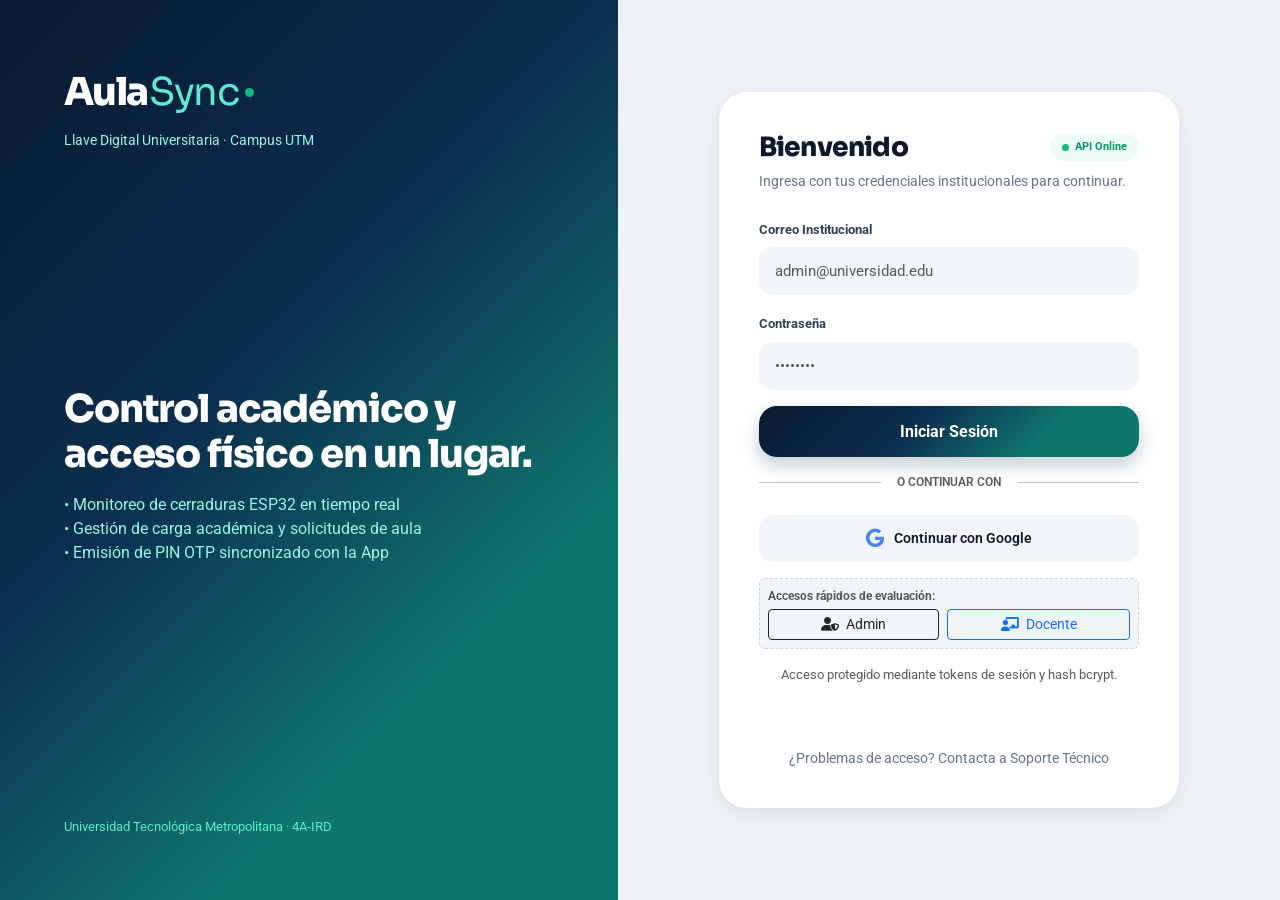
<file: login.html>
<!DOCTYPE html>
<html lang="es">
<head>
    <meta charset="UTF-8">
    <meta name="viewport" content="width=device-width, initial-scale=1.0">
    <meta name="description" content="Iniciar sesión en el Sistema de Aulas Inteligentes Biométricas.">
    <title>Iniciar Sesión — AulaSync</title>

    <link rel="stylesheet" href="css/bootstrap.min.css">
    <link rel="stylesheet" href="css/fontawesome.min.css">
    <link rel="preconnect" href="https://fonts.googleapis.com">
    <link rel="preconnect" href="https://fonts.gstatic.com" crossorigin>
    <link href="https://fonts.googleapis.com/css2?family=Roboto:wght@400;500;600;700;800&family=Sora:wght@400;600;700;800&display=swap" rel="stylesheet">
    
    <!-- Google Identity Services -->
    <script src="https://accounts.google.com/gsi/client" async defer></script>

    <style>
        :root {
            --primary: #0B2F4F;
            --teal: #0F766E;
            --accent: #10B981;
            --surface: #FFFFFF;
            --surface-alt: #EEF2F7;
            --text-primary: #0F172A;
            --text-secondary: #64748B;
            --font-family: 'Roboto', -apple-system, BlinkMacSystemFont, sans-serif;
            --grad-hero: linear-gradient(135deg, #071A2F 0%, #0B2F4F 41%, #0F766E 74%);
        }

        body {
            background-color: var(--surface-alt);
            color: var(--text-primary);
            font-family: var(--font-family);
            margin: 0;
            padding: 0;
            -webkit-font-smoothing: antialiased;
            overflow-x: hidden;
        }

        /* Split Layout */
        .split-layout {
            display: flex;
            min-height: 100vh;
            width: 100vw;
        }

        /* Visual Left Side */
        .login-visual {
            flex: 0.9;
            position: relative;
            background: var(--grad-hero);
            overflow: hidden;
            display: flex;
            flex-direction: column;
            justify-content: space-between;
            padding: 4rem;
            color: white;
        }

        .login-visual-content {
            position: relative;
            z-index: 2;
        }

        .login-visual h1 {
            font-family: 'Sora', sans-serif;
            font-size: 2.4rem;
            font-weight: 800;
            line-height: 1.18;
            margin-bottom: 1rem;
            letter-spacing: -0.03em;
        }

        .login-visual p {
            font-size: 1rem;
            color: #99F6E4;
            max-width: 440px;
        }

        /* Form Right Side */
        .login-form-container {
            flex: 1.1;
            display: flex;
            align-items: center;
            justify-content: center;
            background-color: var(--surface-alt);
            padding: 2rem;
            position: relative;
            z-index: 10;
        }

        .login-card {
            width: 100%;
            max-width: 460px;
            text-align: left;
            background: var(--surface);
            padding: 2.5rem;
            border-radius: 28px;
            box-shadow: 0 2px 6px rgba(10, 26, 51, 0.03), 0 8px 24px rgba(10, 26, 51, 0.06);
        }

        .login-card h2 {
            font-family: 'Sora', sans-serif;
            font-size: 1.65rem;
            font-weight: 800;
            margin-bottom: 0;
            letter-spacing: -0.03em;
            color: var(--text-primary);
        }

        .login-card p.subtitle {
            color: var(--text-secondary);
            font-size: 0.9rem;
            margin: 0.5rem 0 1.5rem;
            line-height: 1.5;
        }

        .aulasync-input {
            background: #F1F5F9 !important;
            border: none !important;
            border-radius: 14px !important;
            padding: 0.82rem 1rem !important;
            font-size: 0.92rem !important;
        }
        .aulasync-input:focus {
            box-shadow: 0 0 0 2px rgba(15, 118, 110, 0.25) !important;
        }

        .btn-aulasync-cta {
            background: var(--grad-hero) !important;
            border: none !important;
            border-radius: 18px !important;
            padding: 0.85rem 1.25rem !important;
            font-weight: 700 !important;
            color: #fff !important;
            box-shadow: 0 8px 18px rgba(11, 47, 79, 0.24);
        }

        .api-online-pill {
            display: inline-flex;
            align-items: center;
            gap: 6px;
            background: #ECFDF5;
            color: #059669;
            padding: 5px 12px;
            border-radius: 999px;
            font-size: 11px;
            font-weight: 700;
        }

        .btn-login {
            background: #F1F5F9;
            color: var(--text-primary);
            border: none;
            padding: 0.78rem 1.25rem;
            border-radius: 14px;
            font-weight: 600;
            font-size: 0.9rem;
            width: 100%;
            display: flex;
            align-items: center;
            justify-content: center;
            gap: 0.65rem;
            transition: all 0.2s ease;
        }
        .btn-login:hover { background: #E2E8F0; }

        .login-footer {
            margin-top: 4rem;
            font-size: 0.85rem;
            color: #94a3b8;
            display: flex;
            align-items: center;
            justify-content: center;
            gap: 0.5rem;
        }

        /* Responsive */
        @media (max-width: 992px) {
            .split-layout { flex-direction: column; overflow-y: auto; }
            .login-visual { flex: none; height: 35vh; padding: 2rem; }
            .login-visual h1 { font-size: 2.5rem; }
            .login-form-container { flex: none; height: 65vh; box-shadow: 0 -20px 50px rgba(0,0,0,0.05); border-radius: 32px 32px 0 0; margin-top: -32px; }
        }

        /* Modals (Clean Style) */
        .modal-content {
            border-radius: 24px;
            border: none;
            box-shadow: 0 20px 40px rgba(0,0,0,0.1);
        }
        .modal-header { border-bottom: 1px solid #f1f5f9; padding: 1.5rem 2rem; }
        .modal-body { padding: 2rem; }
        .modal-footer { border-top: none; padding: 1.5rem 2rem; }
    </style>
</head>
<body>

    <div class="split-layout">
        <!-- Visual Side (Left) -->
        <div class="login-visual">
            <div class="login-visual-content">
                <a href="index.html" style="font-family:'Sora',sans-serif;font-size:2.4rem;text-decoration:none;display:inline-flex;align-items:baseline;gap:2px;">
                    <strong style="font-weight:800;color:#fff;letter-spacing:-0.045em;">Aula</strong>
                    <span style="font-weight:400;color:#5EEAD4;letter-spacing:-0.035em;">Sync</span>
                    <i style="display:inline-block;width:9px;height:9px;border-radius:50%;background:#10B981;margin-left:4px;align-self:center;"></i>
                </a>
                <div style="color:#99F6E4;font-size:0.9rem;margin-top:8px;">Llave Digital Universitaria · Campus UTM</div>
            </div>
            
            <div class="login-visual-content">
                <h1>Control académico y acceso físico en un lugar.</h1>
                <p>• Monitoreo de cerraduras ESP32 en tiempo real<br>• Gestión de carga académica y solicitudes de aula<br>• Emisión de PIN OTP sincronizado con la App</p>
            </div>

            <div class="login-visual-content" style="font-size:0.8rem;color:#5EEAD4;">
                Universidad Tecnológica Metropolitana · 4A-IRD
            </div>
        </div>

        <!-- Form Side (Right) -->
        <div class="login-form-container">
            <div class="login-card">
                <div class="d-flex justify-content-between align-items-center">
                    <h2>Bienvenido</h2>
                    <span class="api-online-pill"><span style="width:7px;height:7px;border-radius:50%;background:#10B981;"></span> API Online</span>
                </div>
                <p class="subtitle">Ingresa con tus credenciales institucionales para continuar.</p>

                <!-- Formulario de inicio de sesión local con contraseña bcrypt -->
                <form id="formLoginLocal" onsubmit="iniciarSesionLocal(event)" class="mb-3 text-start">
                    <div class="mb-3">
                        <label class="form-label" style="font-size: 0.8rem; font-weight: 700; color: #334155;">Correo Institucional</label>
                        <input type="email" class="form-control aulasync-input" id="localEmail" placeholder="admin@universidad.edu" required>
                    </div>
                    <div class="mb-3">
                        <label class="form-label" style="font-size: 0.8rem; font-weight: 700; color: #334155;">Contraseña</label>
                        <input type="password" class="form-control aulasync-input" id="localPassword" placeholder="••••••••" required>
                    </div>
                    <button type="submit" class="btn btn-aulasync-cta w-100" id="btnSubmitLocal">
                        Iniciar Sesión
                    </button>
                </form>

                <div class="d-flex align-items-center my-3">
                    <hr class="flex-grow-1 my-0">
                    <span class="px-3 text-muted" style="font-size: 0.75rem; text-transform: uppercase; font-weight: 600;">o continuar con</span>
                    <hr class="flex-grow-1 my-0">
                </div>

                <!-- Botón real de Google (aparece si hay Client ID configurado) -->
                <div id="g_id_signin" class="d-flex justify-content-center mb-2"></div>

                <!-- Botón de Google simulado (respaldo si no hay OAuth configurado) -->
                <button class="btn-login" id="btnGoogle" onclick="abrirSelectorGoogle()" style="display:none;">
                    <i class="fab fa-google" style="color: #4285F4; font-size: 1.2rem;"></i> Continuar con Google
                </button>

                <!-- Acceso Rápido de Prueba -->
                <div class="p-2 mt-3 rounded" style="background: #f1f5f9; border: 1px dashed #cbd5e1; font-size: 0.8rem;">
                    <div class="text-muted fw-bold mb-1" style="font-size: 0.75rem;">Accesos rápidos de evaluación:</div>
                    <div class="d-flex gap-2">
                        <button type="button" class="btn btn-sm btn-outline-dark flex-fill py-1" onclick="llenarDemo('admin@universidad.edu', 'admin123')">
                            <i class="fas fa-user-shield me-1"></i> Admin
                        </button>
                        <button type="button" class="btn btn-sm btn-outline-primary flex-fill py-1" onclick="llenarDemo('usuario@universidad.edu', 'usuario123')">
                            <i class="fas fa-chalkboard-teacher me-1"></i> Docente
                        </button>
                    </div>
                </div>

                <p class="text-center text-muted mt-3 mb-0" style="font-size:0.8rem;">
                    Acceso protegido mediante tokens de sesión y hash bcrypt.
                </p>

                <div class="login-footer">
                    <a href="mailto:soporte@aulasync.com" style="color: #64748b; text-decoration: none; transition: color 0.2s;" onmouseover="this.style.color='#0f172a'" onmouseout="this.style.color='#64748b'">
                        ¿Problemas de acceso? Contacta a Soporte Técnico
                    </a>
                </div>

            </div>
        </div>
    </div>

    <!-- Modal: selector de cuenta de Google (simulado) -->
    <div class="modal fade" id="googleModal" tabindex="-1">
        <div class="modal-dialog modal-dialog-centered">
            <div class="modal-content">
                <div class="modal-header">
                    <h5 class="modal-title" style="font-weight: 700; color: #0f172a;">
                        <i class="fab fa-google me-2" style="color:#4285F4;"></i>Cuenta de Google
                    </h5>
                    <button type="button" class="btn-close" data-bs-dismiss="modal"></button>
                </div>
                <div class="modal-body">
                    <p class="text-muted small mb-4">
                        Entorno de desarrollo. Aquí ingresas tus datos para simular el inicio de sesión. Si es tu primer ingreso, la cuenta se <strong>creará automáticamente</strong> con el rol correspondiente.
                    </p>
                    <div class="mb-3">
                        <label class="form-label" style="font-weight: 600; font-size: 0.9rem;">Nombre completo</label>
                        <input type="text" class="form-control" id="gNombre" placeholder="Ej: Dra. Ana Torres Ruiz" style="border-radius: 8px; padding: 0.75rem;">
                    </div>
                    <div class="mb-3">
                        <label class="form-label" style="font-weight: 600; font-size: 0.9rem;">Correo Institucional</label>
                        <input type="email" class="form-control" id="gEmail" placeholder="ana.torres@universidad.edu" style="border-radius: 8px; padding: 0.75rem;">
                    </div>
                    <div id="gError" class="alert alert-danger py-2 mt-3" style="display:none; border-radius: 8px;"></div>
                    <div id="gInfo" class="alert alert-success py-2 mt-3" style="display:none; border-radius: 8px;"></div>
                </div>
                <div class="modal-footer">
                    <button type="button" class="btn btn-light" data-bs-dismiss="modal" style="border-radius: 100px; font-weight: 600; padding: 0.5rem 1.5rem;">Cancelar</button>
                    <button type="button" class="btn btn-primary" onclick="continuarGoogleSimulado()" style="border-radius: 100px; font-weight: 600; padding: 0.5rem 1.5rem; background: #0f172a; border: none;">
                        Autorizar Acceso
                    </button>
                </div>
            </div>
        </div>
    </div>

    <!-- Modal Error genérico -->
    <div class="modal fade" id="errorModal" tabindex="-1">
        <div class="modal-dialog modal-dialog-centered">
            <div class="modal-content" style="overflow: hidden;">
                <div class="modal-header" style="background: #ef4444; color: white;">
                    <h5 class="modal-title" style="font-weight: 700;"><i class="fas fa-shield-cat me-2"></i>Acceso Denegado</h5>
                    <button type="button" class="btn-close btn-close-white" data-bs-dismiss="modal"></button>
                </div>
                <div class="modal-body text-center" style="padding: 3rem 2rem;">
                    <i class="fas fa-lock fa-3x text-danger mb-4"></i>
                    <p class="mb-0" id="errorModalText" style="font-weight: 500;">Ocurrió un error de autenticación.</p>
                </div>
                <div class="modal-footer" style="justify-content: center;">
                    <button type="button" class="btn btn-light" data-bs-dismiss="modal" style="border-radius: 100px; font-weight: 600; padding: 0.5rem 2rem; background: #f1f5f9;">Reintentar</button>
                </div>
            </div>
        </div>
    </div>

    <script src="js/bootstrap.bundle.min.js"></script>
    <script src="js/api.js"></script>
    <script>
        function mostrarError(msg) {
            document.getElementById('errorModalText').textContent = msg;
            new bootstrap.Modal(document.getElementById('errorModal')).show();
        }

        function irSegunRol(data) {
            window.location.href = data.redireccion || 'usuario.html';
        }

        // --- Inicio de Sesión Local con Bcrypt ---
        function llenarDemo(email, pass) {
            document.getElementById('localEmail').value = email;
            document.getElementById('localPassword').value = pass;
        }

        async function iniciarSesionLocal(e) {
            e.preventDefault();
            const email = document.getElementById('localEmail').value.trim();
            const password = document.getElementById('localPassword').value;
            const btn = document.getElementById('btnSubmitLocal');
            btn.disabled = true;
            btn.innerHTML = '<i class="fas fa-spinner fa-spin me-2"></i> Verificando...';

            try {
                const res = await apiFetch('auth_login.php', {
                    metodo: 'POST',
                    datos: { email, password }
                });
                if (res.token) {
                    localStorage.setItem('aulasync_token', res.token);
                }
                irSegunRol(res);
            } catch (err) {
                mostrarError(err.message || 'Credenciales inválidas.');
            } finally {
                btn.disabled = false;
                btn.innerHTML = '<i class="fas fa-sign-in-alt me-2"></i> Iniciar Sesión';
            }
        }

        // --- Google real (Identity Services) ---
        async function handleGoogleCredential(response) {
            try {
                const data = await apiFetch('auth_google.php', {
                    metodo: 'POST', datos: { credential: response.credential },
                });
                irSegunRol(data);
            } catch (e) { mostrarError(e.message); }
        }

        // --- Google simulado ---
        function abrirSelectorGoogle() {
            document.getElementById('gError').style.display = 'none';
            document.getElementById('gInfo').style.display = 'none';
            new bootstrap.Modal(document.getElementById('googleModal')).show();
        }

        async function continuarGoogleSimulado() {
            const nombre = document.getElementById('gNombre').value.trim();
            const email = document.getElementById('gEmail').value.trim();
            const err = document.getElementById('gError');
            const info = document.getElementById('gInfo');
            err.style.display = 'none'; info.style.display = 'none';

            if (nombre.length < 3) { err.textContent = 'Escribe tu nombre completo.'; err.style.display = 'block'; return; }
            if (!/^[^@\s]+@[^@\s]+\.[^@\s]+$/.test(email)) { err.textContent = 'Escribe un correo válido.'; err.style.display = 'block'; return; }

            try {
                const data = await apiFetch('auth_google.php', {
                    metodo: 'POST', datos: { perfil: { nombre, email } },
                });
                info.innerHTML = (data.nuevo ? 'Cuenta creada. ' : 'Acceso Autorizado. ') +
                    'Redirigiendo a <strong>' + esc(data.usuario.nombre) + '</strong>...';
                info.style.display = 'block';
                setTimeout(() => irSegunRol(data), 900);
            } catch (e) {
                err.textContent = e.message; err.style.display = 'block';
            }
        }

        window.addEventListener('load', async () => {
            let clientId = '';
            try {
                const cfg = await apiFetch('config_publico.php');
                clientId = cfg.google_client_id || '';
            } catch { /* usa modo simulado */ }

            const iniciarGoogle = () => {
                if (clientId && window.google) {
                    google.accounts.id.initialize({ client_id: clientId, callback: handleGoogleCredential });
                    google.accounts.id.renderButton(
                        document.getElementById('g_id_signin'),
                        { theme: 'outline', size: 'large', width: 340, text: 'continue_with' }
                    );
                } else {
                    document.getElementById('btnGoogle').style.display = 'flex';
                }
            };

            if (clientId && !window.google) {
                let intentos = 0;
                const t = setInterval(() => {
                    if (window.google || ++intentos > 20) { clearInterval(t); iniciarGoogle(); }
                }, 150);
            } else {
                iniciarGoogle();
            }
        });
    </script>
</body>
</html>
</file>
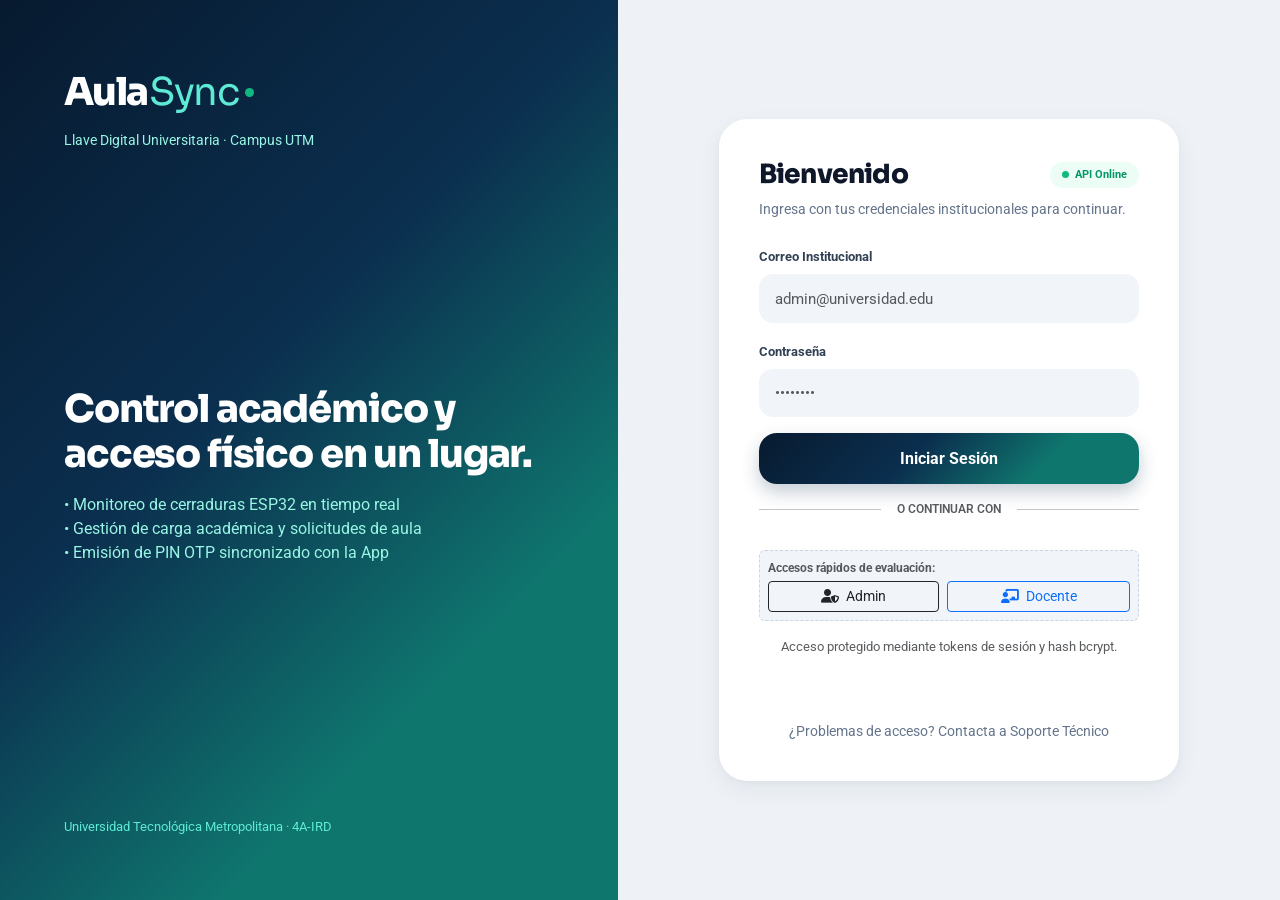
<file: usuario.html>
<!DOCTYPE html>
<html lang="es">
<head>
    <meta charset="UTF-8">
    <meta name="viewport" content="width=device-width, initial-scale=1.0">
    <title>Mi Horario — Portal Docente</title>
    <link rel="stylesheet" href="css/bootstrap.min.css">
    <link rel="stylesheet" href="css/fontawesome.min.css">
    <link rel="stylesheet" href="css/custom.css?v=1.3">
    <style>
        /* Fallback / Enforcement for tab visibility */
        .tab-content > .tab-pane { display: none !important; }
        .tab-content > .tab-pane.active { display: block !important; }
    </style>
</head>
<body>

    <div class="sidebar-backdrop" id="sidebarBackdrop" onclick="toggleSidebar()"></div>

    <div class="app-wrapper">

        <!-- SIDEBAR -->
        <aside class="sidebar sidebar-light" id="sidebar">
            <div class="sidebar-brand">
                <span class="aulasync-wordmark"><strong>Aula</strong><span>Sync</span><i class="aulasync-dot"></i></span>
                <small>Portal Docente · Campus UTM</small>
            </div>

            <div class="sidebar-section-title">Navegación</div>
            <nav class="sidebar-nav">
                <a href="#" class="nav-link active" data-section="section-horario" onclick="switchSection(this, event)">
                    <i class="fas fa-calendar-week"></i><span>Mi Horario</span>
                </a>
                <a href="#" class="nav-link" data-section="section-puerta" onclick="switchSection(this, event)">
                    <i class="fas fa-door-open"></i><span>Abrir Puerta (OTP)</span>
                </a>
                <a href="#" class="nav-link" data-section="section-solicitar" onclick="switchSection(this, event)">
                    <i class="fas fa-plus-square"></i><span>Solicitar Aula</span>
                </a>
                <a href="#" class="nav-link" data-section="section-historial" onclick="switchSection(this, event)">
                    <i class="fas fa-history"></i><span>Historial</span>
                </a>
            </nav>

            <div class="sidebar-section-title">Cuenta</div>
            <nav class="sidebar-nav">
                <a href="#" class="nav-link" style="color: var(--danger-color);" onclick="apiLogout(); return false;">
                    <i class="fas fa-sign-out-alt"></i><span>Cerrar Sesión</span>
                </a>
            </nav>
        </aside>

        <!-- MAIN CONTENT -->
        <div class="main-content">

            <header class="top-navbar">
                <div class="d-flex align-items-center gap-3">
                    <button class="btn btn-sm btn-outline-secondary d-lg-none" onclick="toggleSidebar()">
                        <i class="fas fa-bars"></i>
                    </button>
                    <h1 class="page-title" id="pageTitle">Mi Horario Académico</h1>
                </div>
                <div class="navbar-actions">
                    <div class="user-profile-btn">
                        <div class="user-avatar" id="userAvatar">--</div>
                        <div class="user-info d-none d-md-block">
                            <div class="user-name" id="userName">Cargando...</div>
                            <div class="user-role" id="userRole">Docente</div>
                        </div>
                    </div>
                </div>
            </header>

            <div class="page-content animate-fade-in">

                <!-- ===== MI HORARIO ===== -->
                <div class="app-section active" id="section-horario">
                    <div class="section-header">
                        <h2>Mi Horario Semanal</h2>
                        <p id="docenteInfo">Clases obtenidas de la base de datos académica</p>
                    </div>
                    <div id="horarioContenedor">
                        <div class="text-center text-muted py-5">
                            <i class="fas fa-spinner fa-spin fa-2x"></i>
                            <p class="mt-2">Cargando horario...</p>
                        </div>
                    </div>
                    <div class="alert alert-info d-flex align-items-start gap-3 py-3 mt-3" role="alert">
                        <i class="fas fa-info-circle fa-2x"></i>
                        <div>
                            <h6 class="alert-heading mb-1">Acceso a las aulas</h6>
                            <p class="mb-0">Puedes abrir la puerta de cualquiera de tus aulas solicitando un código OTP desde la sección <strong>Abrir Puerta</strong>.</p>
                        </div>
                    </div>
                </div>

                <!-- ===== ABRIR PUERTA (OTP) ===== -->
                <div class="app-section" id="section-puerta">
                    <div class="section-header">
                        <h2><i class="fas fa-door-open me-2" style="color: var(--secondary);"></i>Abrir Puerta con OTP</h2>
                        <p>Solicita un código temporal para una de tus aulas autorizadas</p>
                    </div>

                    <div class="content-card">
                        <div class="content-card-body">
                            <div class="alert alert-secondary d-flex align-items-start gap-2" role="alert">
                                <i class="fas fa-circle-info mt-1"></i>
                                <div>Solo aparecen las aulas de tu horario. El código se teclea en la
                                <strong>cerradura física</strong> de la puerta (aquí puedes abrir un simulador).</div>
                            </div>
                            <div class="row g-3 align-items-end">
                                <div class="col-md-8">
                                    <label class="form-label">Aula autorizada</label>
                                    <select class="form-select" id="otpAula"></select>
                                </div>
                                <div class="col-md-4">
                                    <button class="btn btn-primary w-100" onclick="solicitarOTP()">
                                        <i class="fas fa-paper-plane me-1"></i>Solicitar OTP
                                    </button>
                                </div>
                            </div>

                            <div id="otpPanel" class="mt-4" style="display:none;">
                                <div class="text-center p-4 rounded" style="background: linear-gradient(135deg, var(--accent), var(--secondary));">
                                    <p class="text-white mb-2"><i class="fas fa-shield-alt me-2"></i>CÓDIGO OTP</p>
                                    <h1 class="display-4 text-white fw-bold" id="otpCodigo">------</h1>
                                    <p class="text-white mb-0" id="otpVigencia"></p>
                                </div>

                                <div class="alert alert-warning mt-3 mb-0">
                                    <i class="fas fa-keyboard me-1"></i>
                                    Dirígete a la puerta del aula <strong id="otpAulaNombre"></strong> y teclea este código en la cerradura.
                                </div>
                                <div class="text-center mt-3">
                                    <a class="btn btn-outline-primary" id="otpAbrirCerradura" target="_blank">
                                        <i class="fas fa-door-open me-1"></i>Abrir simulador de cerradura
                                    </a>
                                </div>
                            </div>
                        </div>
                    </div>
                </div>

                <!-- ===== SOLICITAR AULA ===== -->
                <div class="app-section" id="section-solicitar">
                    <div class="section-header">
                        <h2><i class="fas fa-plus-square me-2" style="color: var(--secondary);"></i>Solicitar Aula Excepcional</h2>
                        <p>Para eventos fuera de horario o cambio de aula asignada</p>
                    </div>

                    <div class="content-card">
                        <div class="content-card-body">
                            <form id="formSolicitud" onsubmit="enviarSolicitud(event)" novalidate>
                                <div class="mb-4">
                                    <label class="form-label fw-bold">Tipo de Solicitud</label>
                                    <div class="d-flex gap-3">
                                        <div class="form-check">
                                            <input class="form-check-input" type="radio" name="tipoSolicitud" id="tipoAdicional" value="aula_adicional" checked onchange="toggleAulaOriginal()">
                                            <label class="form-check-label" for="tipoAdicional">
                                                <i class="fas fa-plus-circle me-1 text-success"></i>Aula adicional
                                            </label>
                                        </div>
                                        <div class="form-check">
                                            <input class="form-check-input" type="radio" name="tipoSolicitud" id="tipoCambio" value="cambio_aula" onchange="toggleAulaOriginal()">
                                            <label class="form-check-label" for="tipoCambio">
                                                <i class="fas fa-exchange-alt me-1 text-warning"></i>Cambio de aula asignada
                                            </label>
                                        </div>
                                    </div>
                                </div>

                                <div class="row g-3">
                                    <div class="col-md-12">
                                        <label class="form-label">Materia</label>
                                        <select class="form-select" id="solMateria"></select>
                                    </div>
                                    <div class="col-md-6" id="grupoAulaOriginal" style="display:none;">
                                        <label class="form-label">Aula Original (asignada)</label>
                                        <select class="form-select" id="solAulaOriginal"></select>
                                    </div>
                                    <div class="col-md-6">
                                        <label class="form-label">Aula Solicitada</label>
                                        <select class="form-select" id="solAulaSolicitada"></select>
                                    </div>
                                    <div class="col-md-3">
                                        <label class="form-label">Fecha</label>
                                        <input type="date" class="form-control" id="solFecha">
                                    </div>
                                    <div class="col-md-3">
                                        <label class="form-label">Hora inicio</label>
                                        <input type="time" class="form-control" id="solHoraInicio">
                                    </div>
                                    <div class="col-md-3">
                                        <label class="form-label">Hora fin</label>
                                        <input type="time" class="form-control" id="solHoraFin">
                                    </div>
                                    <div class="col-12">
                                        <label class="form-label">Motivo Breve</label>
                                        <input type="text" class="form-control" id="solMotivo" maxlength="200" placeholder="Ej: Asesoría de tesis grupal">
                                    </div>
                                    <div class="col-12">
                                        <label class="form-label">Justificación Detallada (opcional)</label>
                                        <textarea class="form-control" id="solJustificacion" rows="3" maxlength="2000" placeholder="Explique por qué necesita esta aula..."></textarea>
                                    </div>
                                </div>

                                <div id="solError" class="alert alert-danger mt-3" style="display:none;"></div>

                                <div class="d-flex gap-2 justify-content-end mt-4">
                                    <button type="reset" class="btn btn-outline-secondary"><i class="fas fa-times me-1"></i>Limpiar</button>
                                    <button type="submit" class="btn btn-primary"><i class="fas fa-paper-plane me-1"></i>Enviar Solicitud</button>
                                </div>
                            </form>
                        </div>
                    </div>

                    <h5 class="mt-5 mb-3">Mis Solicitudes</h5>
                    <div id="misSolicitudes">
                        <p class="text-muted">Cargando...</p>
                    </div>
                </div>

                <!-- ===== HISTORIAL ===== -->
                <div class="app-section" id="section-historial">
                    <div class="section-header">
                        <h2><i class="fas fa-history me-2"></i>Historial de Accesos</h2>
                        <p>Registro de tus aperturas de puerta</p>
                    </div>
                    <div class="content-card">
                        <div class="content-card-body" id="historialContenedor">
                            <p class="text-muted">Cargando...</p>
                        </div>
                    </div>
                </div>

            </div>
        </div>
    </div>

    <!-- Modal Éxito genérico -->
    <div class="modal fade" id="modalExito" tabindex="-1">
        <div class="modal-dialog modal-dialog-centered">
            <div class="modal-content" style="border-radius: 16px; border: none;">
                <div class="modal-header" id="modalHeader" style="background: linear-gradient(135deg, #0fcc92, #0aad7a); color: white; border-radius: 16px 16px 0 0;">
                    <h5 class="modal-title" id="modalTitle"><i class="fas fa-check-circle me-2"></i>Listo</h5>
                    <button type="button" class="btn-close btn-close-white" data-bs-dismiss="modal"></button>
                </div>
                <div class="modal-body text-center py-4">
                    <i class="fas fa-check fa-3x text-success mb-3" id="modalIcon"></i>
                    <p class="mb-0" id="modalExitoText"></p>
                </div>
                <div class="modal-footer">
                    <button type="button" class="btn btn-success" id="modalBtn" data-bs-dismiss="modal">Entendido</button>
                </div>
            </div>
        </div>
    </div>

    <script src="js/bootstrap.bundle.min.js"></script>
    <script src="js/api.js"></script>
    <script>
        let AULAS = [];
        let AULAS_AUT = [];
        let MI_HORARIO = [];

        function toggleSidebar() {
            document.getElementById('sidebar').classList.toggle('active');
            document.getElementById('sidebarBackdrop').classList.toggle('active');
        }

        function switchSection(el, event) {
            event.preventDefault();
            document.querySelectorAll('.nav-link').forEach(l => l.classList.remove('active'));
            el.classList.add('active');
            const id = el.dataset.section;
            document.querySelectorAll('.app-section').forEach(s => s.classList.remove('active'));
            document.getElementById(id).classList.add('active');
            const titulos = {
                'section-horario': 'Mi Horario Académico',
                'section-puerta': 'Abrir Puerta (OTP)',
                'section-solicitar': 'Solicitar Aula',
                'section-historial': 'Historial',
            };
            document.getElementById('pageTitle').textContent = titulos[id];
        }

        function modalAviso(exito, msg) {
            const header = document.getElementById('modalHeader');
            const icon = document.getElementById('modalIcon');
            const title = document.getElementById('modalTitle');
            const btn = document.getElementById('modalBtn');
            if (exito) {
                header.style.background = 'linear-gradient(135deg, #0fcc92, #0aad7a)';
                icon.className = 'fas fa-check-circle fa-3x text-success mb-3';
                title.innerHTML = '<i class="fas fa-check-circle me-2"></i>Listo';
                btn.className = 'btn btn-success';
            } else {
                header.style.background = 'linear-gradient(135deg, #e74c5e, #c93d4f)';
                icon.className = 'fas fa-times-circle fa-3x text-danger mb-3';
                title.innerHTML = '<i class="fas fa-exclamation-circle me-2"></i>No se pudo completar';
                btn.className = 'btn btn-danger';
            }
            document.getElementById('modalExitoText').textContent = msg;
            new bootstrap.Modal(document.getElementById('modalExito')).show();
        }

        function modalExito(msg) { modalAviso(true, msg); }

        function iniciales(nombre) {
            return nombre.split(/\s+/).slice(0, 2).map(p => p[0] || '').join('').toUpperCase();
        }

        // ---------- Carga inicial ----------
        async function init() {
            const u = await apiExigirSesion('usuario');
            document.getElementById('userName').textContent = u.nombre;
            const avatar = document.getElementById('userAvatar');
            if (u.foto) {
                avatar.textContent = '';
                avatar.style.backgroundImage = `url('${u.foto}')`;
                avatar.style.backgroundSize = 'cover';
                avatar.style.backgroundPosition = 'center';
            } else {
                avatar.textContent = iniciales(u.nombre);
            }
            document.getElementById('userRole').textContent = u.matricula ? ('Docente · ' + u.matricula) : 'Docente';
            document.getElementById('docenteInfo').textContent =
                'Docente: ' + u.nombre + (u.matricula ? ' · Matrícula: ' + u.matricula : '') + ' — horario obtenido de la base de datos académica';

            await Promise.all([cargarHorario(), cargarAulas(), cargarSolicitudes(), cargarHistorial()]);
        }

        // ---------- Horario ----------
        async function cargarHorario() {
            const cont = document.getElementById('horarioContenedor');
            try {
                const d = await apiFetch('horarios.php');
                MI_HORARIO = d.horario;
                if (!MI_HORARIO.length) {
                    cont.innerHTML = '<p class="text-muted">No tienes clases asignadas.</p>';
                    return;
                }
                const dias = {};
                MI_HORARIO.forEach(c => { (dias[c.dia_nombre] ??= []).push(c); });
                // Track current day (1 = Lunes ... 7 = Domingo)
                let todayNum = new Date().getDay();
                if (todayNum === 0) todayNum = 7;
                const nombresDias = ['Lunes', 'Martes', 'Miércoles', 'Jueves', 'Viernes', 'Sábado', 'Domingo'];
                let activeDiaName = nombresDias[todayNum - 1];
                
                // Si hoy no tiene clases, activar el primer día que tenga
                if (!dias[activeDiaName]) {
                    activeDiaName = Object.keys(dias)[0];
                }

                // Generar Tabs
                let html = '<div class="schedule-tabs">';
                for (const dia of Object.keys(dias)) {
                    const isActive = dia === activeDiaName ? 'active' : '';
                    html += `<a class="nav-link ${isActive}" data-bs-toggle="pill" href="#tab-${dia}" onclick="switchScheduleTab(event, '${dia}')">${esc(dia)}</a>`;
                }
                html += '</div><div class="tab-content">';

                for (const [dia, clases] of Object.entries(dias)) {
                    const isActive = dia === activeDiaName ? 'show active' : '';
                    html += `<div class="tab-pane fade ${isActive}" id="tab-${dia}">`;
                    
                    clases.forEach(c => {
                        html += `<div class="class-card">
                            <div class="class-time"><div class="time-badge">${esc(c.hora_inicio)}<small>${esc(c.hora_fin)}</small></div></div>
                            <div class="class-content">
                                <h5>${esc(c.materia)}</h5>
                                <p><i class="fas fa-door-open me-2"></i>Aula ${esc(c.aula)} (${esc(c.edificio)})</p>
                                <p><i class="fas fa-users me-2"></i>Cap. ${esc(c.capacidad)} · ${esc(c.materia_codigo)}</p>
                            </div>
                            <div class="class-actions">
                                <button class="btn btn-primary" onclick="abrirPuertaDesdeHorario(${c.id_aula})">
                                    <i class="fas fa-key me-1"></i>Abrir Puerta
                                </button>
                            </div>
                        </div>`;
                    });
                    html += '</div>';
                }
                html += '</div>';
                cont.innerHTML = html;
            } catch (e) {
                cont.innerHTML = `<p class="text-danger">Error al cargar: ${esc(e.message)}</p>`;
            }
        }

        function switchScheduleTab(e, dia) {
            e.preventDefault();
            document.querySelectorAll('.schedule-tabs .nav-link').forEach(el => el.classList.remove('active'));
            e.currentTarget.classList.add('active');
            document.querySelectorAll('#horarioContenedor .tab-pane').forEach(el => {
                el.classList.remove('show', 'active');
            });
            document.getElementById('tab-' + dia).classList.add('show', 'active');
        }

        function abrirPuertaDesdeHorario(idAula) {
            document.querySelector('[data-section="section-puerta"]').click();
            document.getElementById('otpAula').value = String(idAula);
            solicitarOTP();
        }

        // ---------- Aulas ----------
        async function cargarAulas() {
            // Todas las aulas -> formulario de solicitud excepcional
            const d = await apiFetch('aulas.php');
            AULAS = d.aulas;
            const opts = AULAS.map(a => `<option value="${a.id}">${esc(a.codigo)} — ${esc(a.edificio)} (cap. ${esc(a.capacidad)})</option>`).join('');
            document.getElementById('solAulaSolicitada').innerHTML = opts;
            document.getElementById('solAulaOriginal').innerHTML = opts;

            const dmat = await apiFetch('materias.php');
            document.getElementById('solMateria').innerHTML = dmat.materias.map(m => `<option value="${m.id}">${esc(m.codigo)} — ${esc(m.nombre)}</option>`).join('');

            // Pre-llenar valores sugeridos para facilitar demostración
            if (!document.getElementById('solFecha').value) {
                const manana = new Date();
                manana.setDate(manana.getDate() + 1);
                document.getElementById('solFecha').value = manana.toISOString().split('T')[0];
                document.getElementById('solHoraInicio').value = '10:00';
                document.getElementById('solHoraFin').value = '12:00';
            }

            // Solo aulas autorizadas -> apertura de puerta (OTP)
            const da = await apiFetch('aulas_autorizadas.php');
            AULAS_AUT = da.aulas;
            const otpSel = document.getElementById('otpAula');
            otpSel.innerHTML = AULAS_AUT.length
                ? AULAS_AUT.map(a => {
                    const estado = a.activa_ahora ? '✓ disponible ahora' : '⏳ fuera de horario';
                    return `<option value="${a.id}">${esc(a.codigo)} — ${esc(a.edificio)} (${estado})</option>`;
                  }).join('')
                : '<option value="">(Sin aulas asignadas en tu horario)</option>';
        }

        // ---------- OTP ----------
        async function solicitarOTP() {
            const idAula = parseInt(document.getElementById('otpAula').value, 10);
            if (!idAula) { modalAviso(false, 'No tienes aulas autorizadas para abrir.'); return; }
            try {
                const d = await apiFetch('otp_solicitar.php', { metodo: 'POST', datos: { id_aula: idAula } });
                document.getElementById('otpPanel').style.display = 'block';
                document.getElementById('otpCodigo').textContent = d.codigo;
                document.getElementById('otpVigencia').textContent = d.mensaje;
                document.getElementById('otpAulaNombre').textContent = d.aula;
                document.getElementById('otpAbrirCerradura').href = 'cerradura.html?aula=' + idAula;
            } catch (e) {
                document.getElementById('otpPanel').style.display = 'none';
                modalAviso(false, e.message);
            }
        }

        // ---------- Solicitudes ----------
        function toggleAulaOriginal() {
            const esCambio = document.getElementById('tipoCambio').checked;
            document.getElementById('grupoAulaOriginal').style.display = esCambio ? 'block' : 'none';
        }

        function validarSolicitudCliente() {
            const materia = document.getElementById('solMateria').value;
            const aulaSol = document.getElementById('solAulaSolicitada').value;
            const esCambio = document.getElementById('tipoCambio').checked;
            const aulaOrig = document.getElementById('solAulaOriginal').value;
            const motivo = document.getElementById('solMotivo').value.trim();
            const fecha = document.getElementById('solFecha').value;
            const hi = document.getElementById('solHoraInicio').value;
            const hf = document.getElementById('solHoraFin').value;

            if (!materia) return 'Selecciona una materia.';
            if (!aulaSol) return 'Selecciona el aula solicitada.';
            if (esCambio) {
                if (!aulaOrig) return 'Selecciona el aula original.';
                if (aulaOrig === aulaSol) return 'El aula solicitada no puede ser la misma que el aula original.';
            }
            if (!fecha) return 'Selecciona una fecha.';
            if (!hi || !hf) return 'Indica la hora de inicio y fin.';
            if (hf <= hi) return 'La hora de fin debe ser posterior a la de inicio.';
            if (motivo.length < 3) return 'El motivo debe tener al menos 3 caracteres.';
            return null;
        }

        async function enviarSolicitud(event) {
            event.preventDefault();
            const err = document.getElementById('solError');
            err.style.display = 'none';
            const errCliente = validarSolicitudCliente();
            if (errCliente) { err.textContent = errCliente; err.style.display = 'block'; return; }

            const tipo = document.querySelector('input[name="tipoSolicitud"]:checked').value;
            const datos = {
                tipo,
                id_materia: parseInt(document.getElementById('solMateria').value, 10),
                id_aula_solicitada: parseInt(document.getElementById('solAulaSolicitada').value, 10),
                fecha: document.getElementById('solFecha').value,
                hora_inicio: document.getElementById('solHoraInicio').value,
                hora_fin: document.getElementById('solHoraFin').value,
                motivo: document.getElementById('solMotivo').value.trim(),
                justificacion: document.getElementById('solJustificacion').value.trim(),
            };
            if (tipo === 'cambio_aula') {
                datos.id_aula_original = parseInt(document.getElementById('solAulaOriginal').value, 10);
            }
            try {
                await apiFetch('solicitudes.php', { metodo: 'POST', datos });
                document.getElementById('formSolicitud').reset();
                toggleAulaOriginal();
                modalExito('Solicitud enviada. Un administrador la revisará.');
                cargarSolicitudes();
            } catch (e) {
                err.textContent = e.message;
                err.style.display = 'block';
            }
        }

        const BADGE_ESTADO = {
            pendiente: 'bg-warning text-dark', aprobada: 'bg-success',
            rechazada: 'bg-danger', cancelada: 'bg-secondary',
        };

        async function cargarSolicitudes() {
            const cont = document.getElementById('misSolicitudes');
            try {
                const d = await apiFetch('solicitudes.php');
                if (!d.solicitudes.length) { cont.innerHTML = '<p class="text-muted">Aún no tienes solicitudes.</p>'; return; }
                cont.innerHTML = d.solicitudes.map(s => `
                    <div class="content-card mb-3" style="border-left:4px solid var(--secondary);">
                        <div class="content-card-body">
                            <span class="badge ${BADGE_ESTADO[s.estado]} mb-2">${esc(s.estado.toUpperCase())}</span>
                            <h6>${esc(s.aula_solicitada)} — ${esc(s.motivo)}</h6>
                            <p class="text-muted mb-1"><i class="fas fa-calendar me-1"></i>${esc(s.fecha)} · ${esc(s.hora_inicio)}-${esc(s.hora_fin)}</p>
                            <small class="text-muted">${esc(s.tipo === 'cambio_aula' ? 'Cambio desde ' + (s.aula_original || '—') : 'Aula adicional')}</small>
                            ${s.comentarios_admin ? `<div class="alert alert-light mt-2 mb-0"><i class="fas fa-comment me-1"></i>${esc(s.comentarios_admin)}</div>` : ''}
                        </div>
                    </div>`).join('');
            } catch (e) {
                cont.innerHTML = `<p class="text-danger">${esc(e.message)}</p>`;
            }
        }

        // ---------- Historial ----------
        async function cargarHistorial() {
            const cont = document.getElementById('historialContenedor');
            try {
                const d = await apiFetch('accesos.php');
                if (!d.accesos.length) { cont.innerHTML = '<p class="text-muted">Sin accesos registrados.</p>'; return; }
                cont.innerHTML = d.accesos.map(a => `
                    <div class="history-item">
                        <div class="history-dot ${a.resultado === 'exitoso' ? 'dot-success' : 'dot-denied'}"></div>
                        <div class="history-info">
                            <strong>${a.resultado === 'exitoso' ? 'Puerta abierta' : 'Acceso denegado'} — ${esc(a.aula)}</strong>
                            <span>${esc(a.tipo_acceso.toUpperCase())} · ${esc(a.detalle || '')}</span>
                        </div>
                        <div class="history-time">${esc(a.fecha_hora)}</div>
                    </div>`).join('');
            } catch (e) {
                cont.innerHTML = `<p class="text-danger">${esc(e.message)}</p>`;
            }
        }

        init();
    </script>

</body>
</html>
</file>
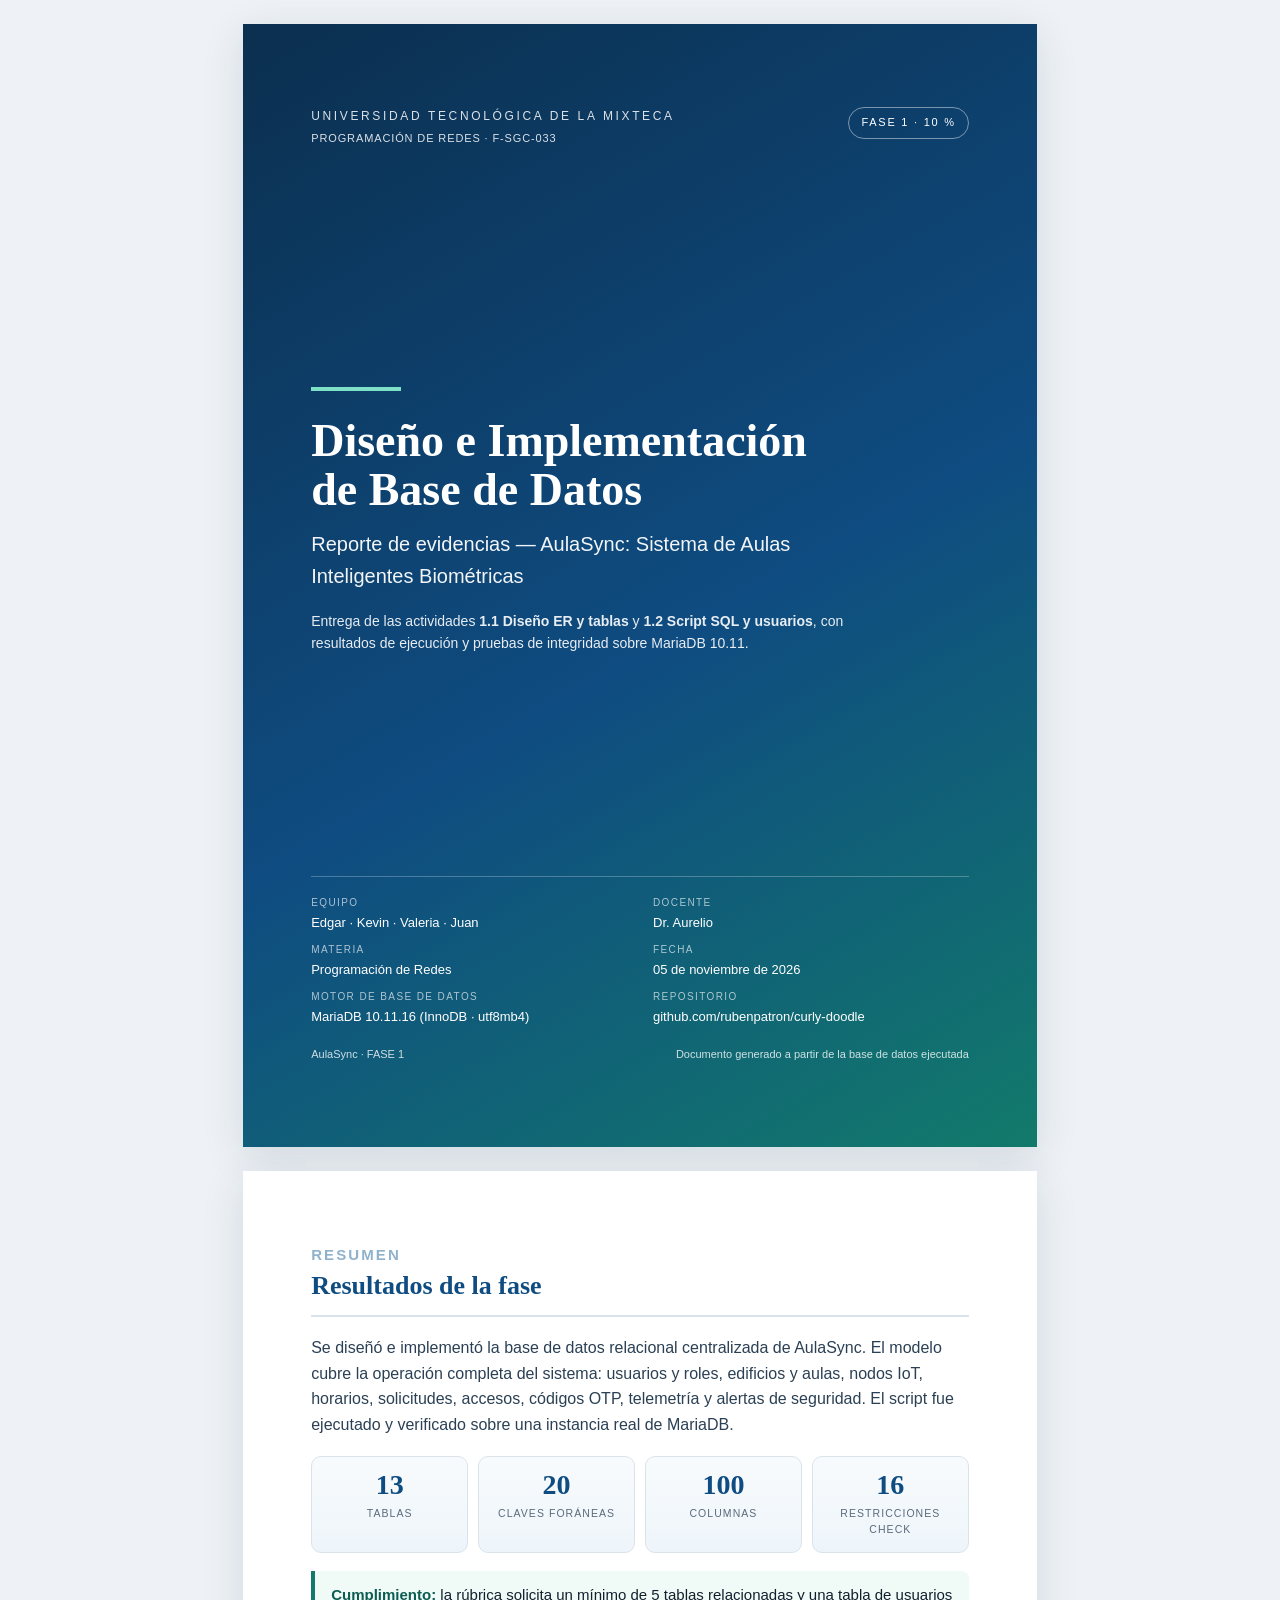
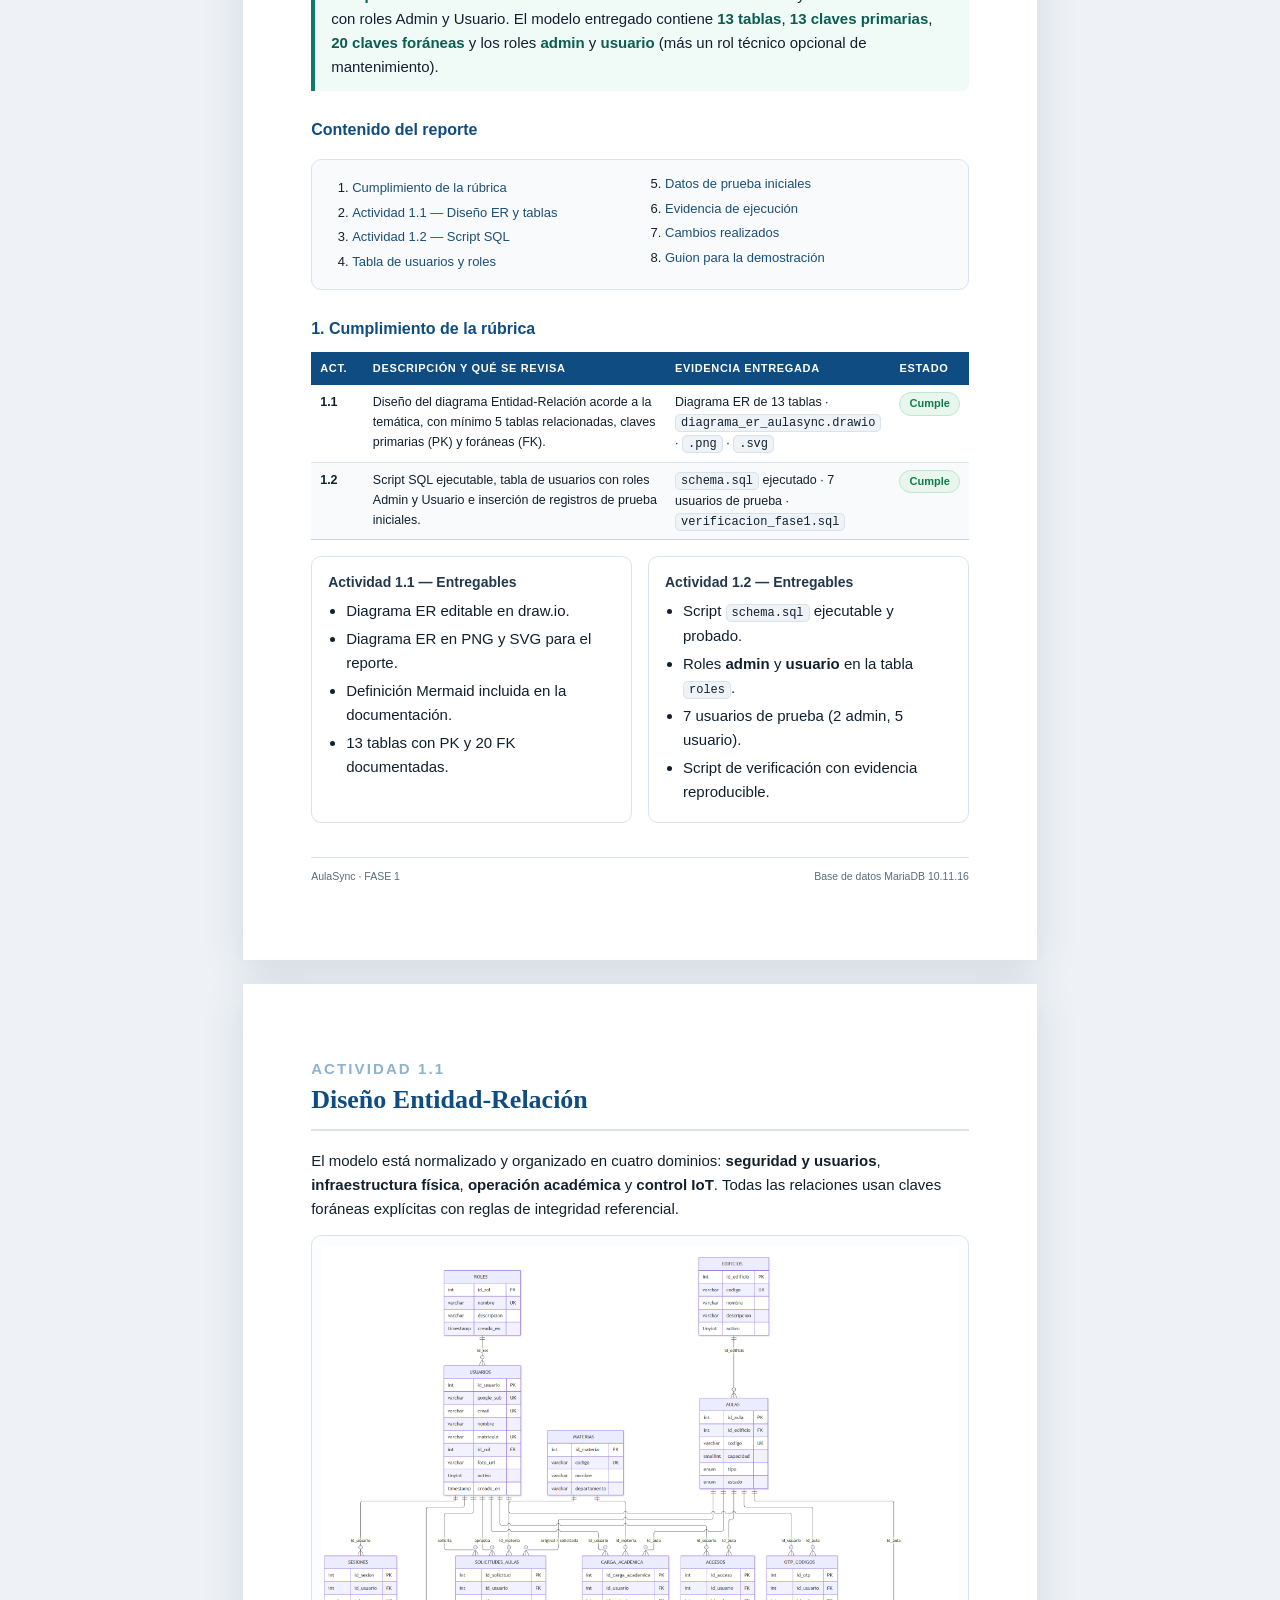
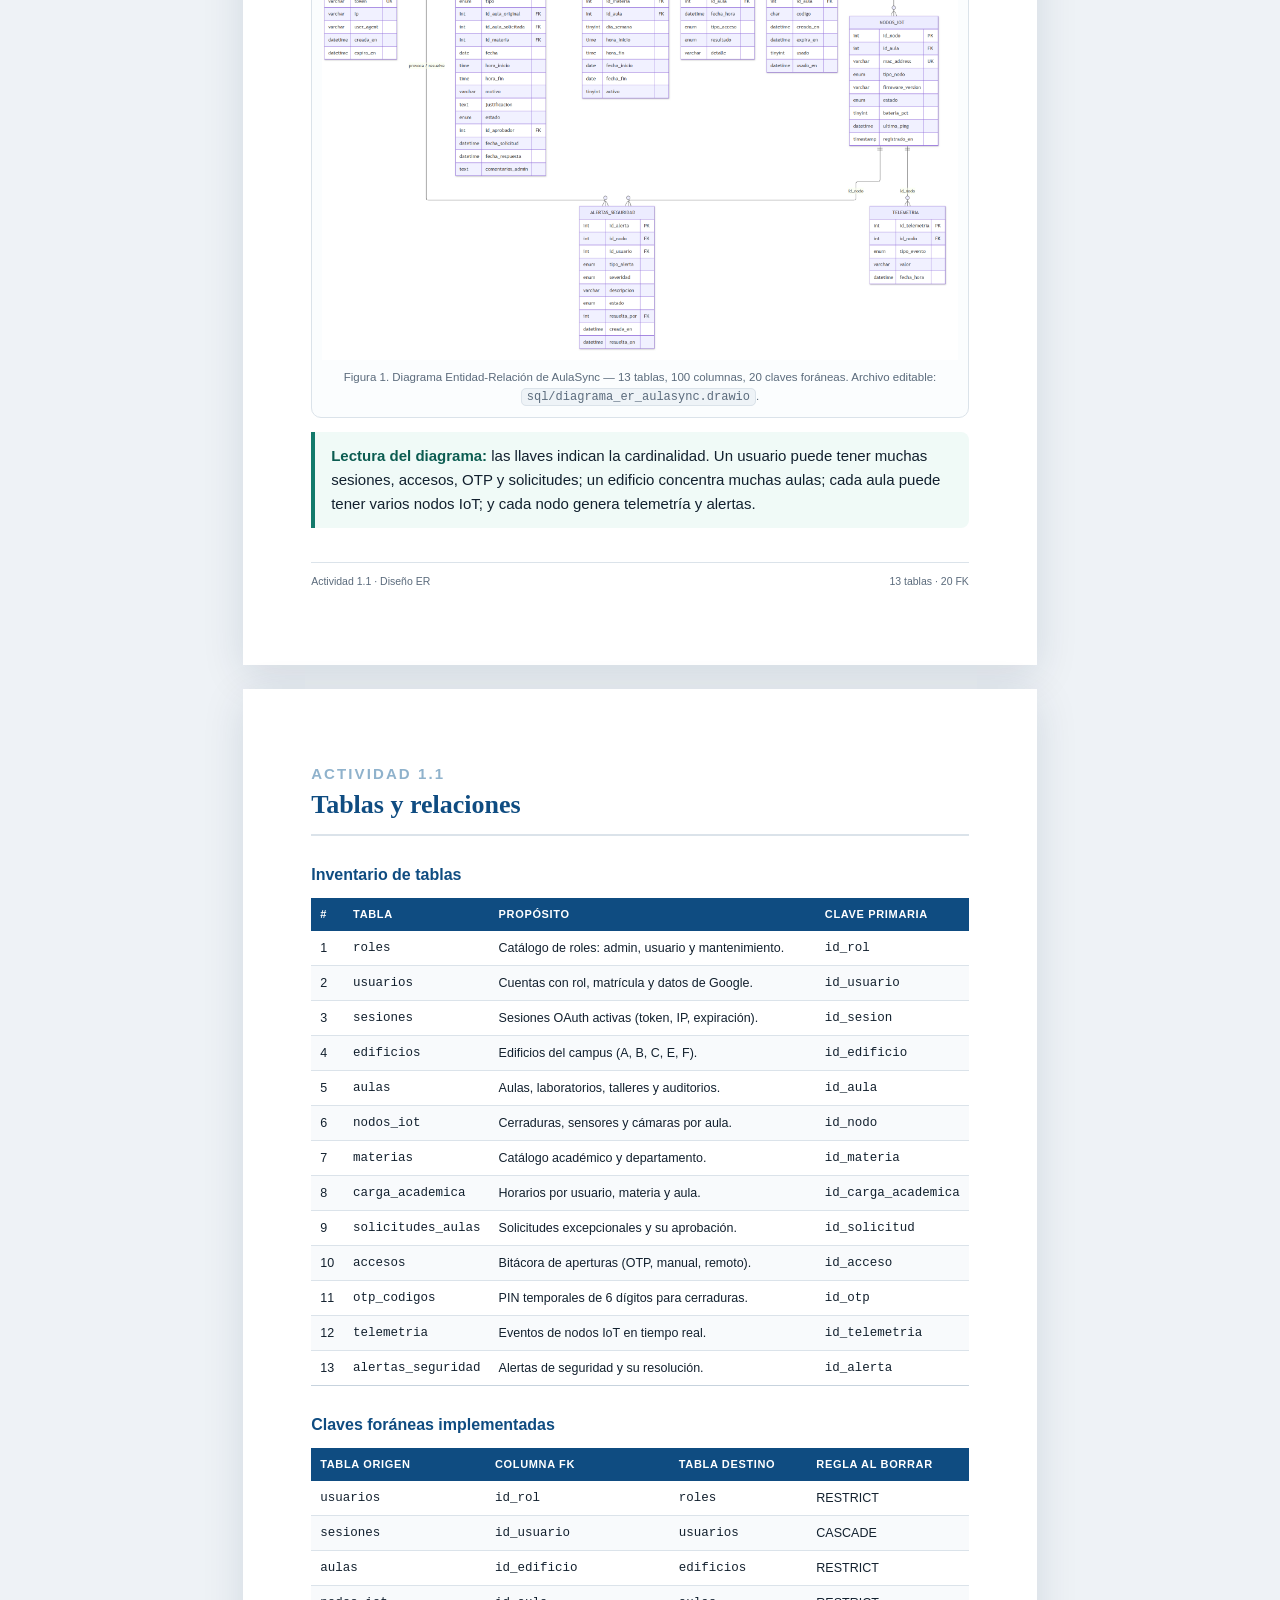
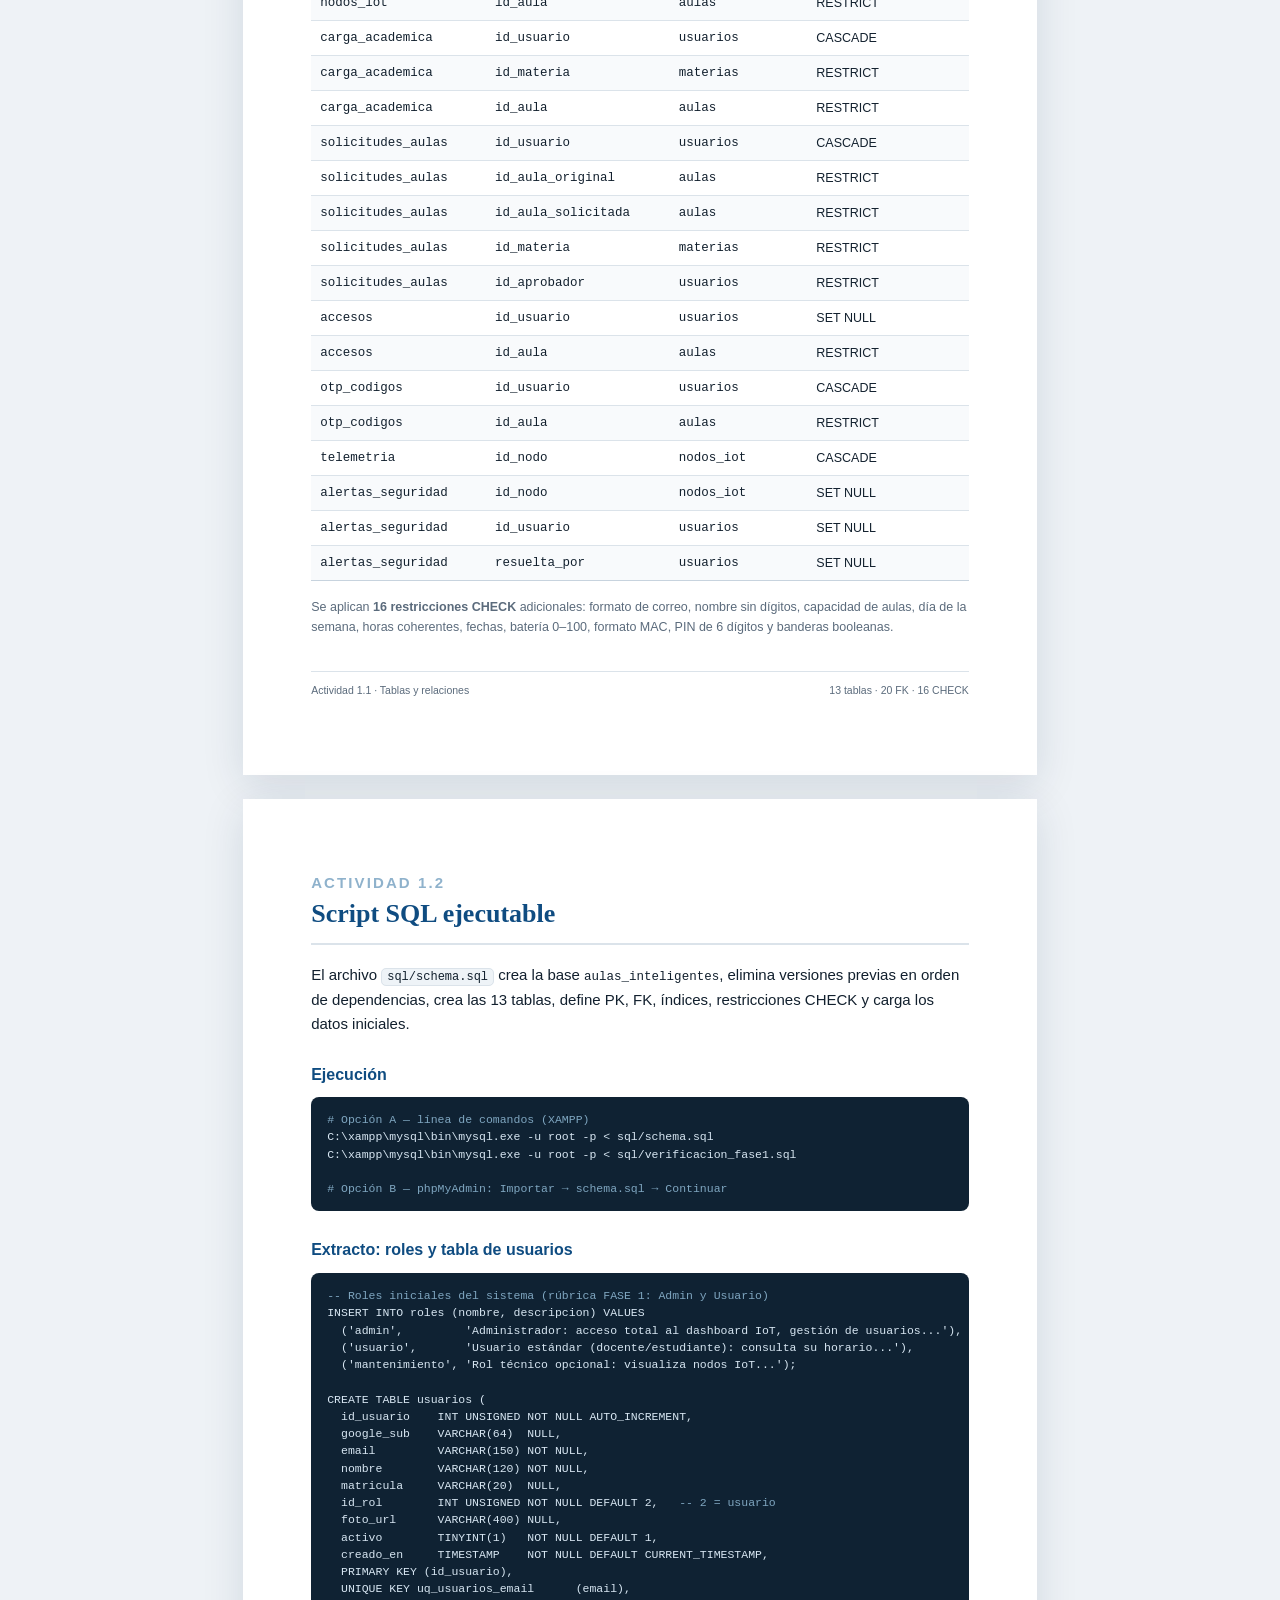
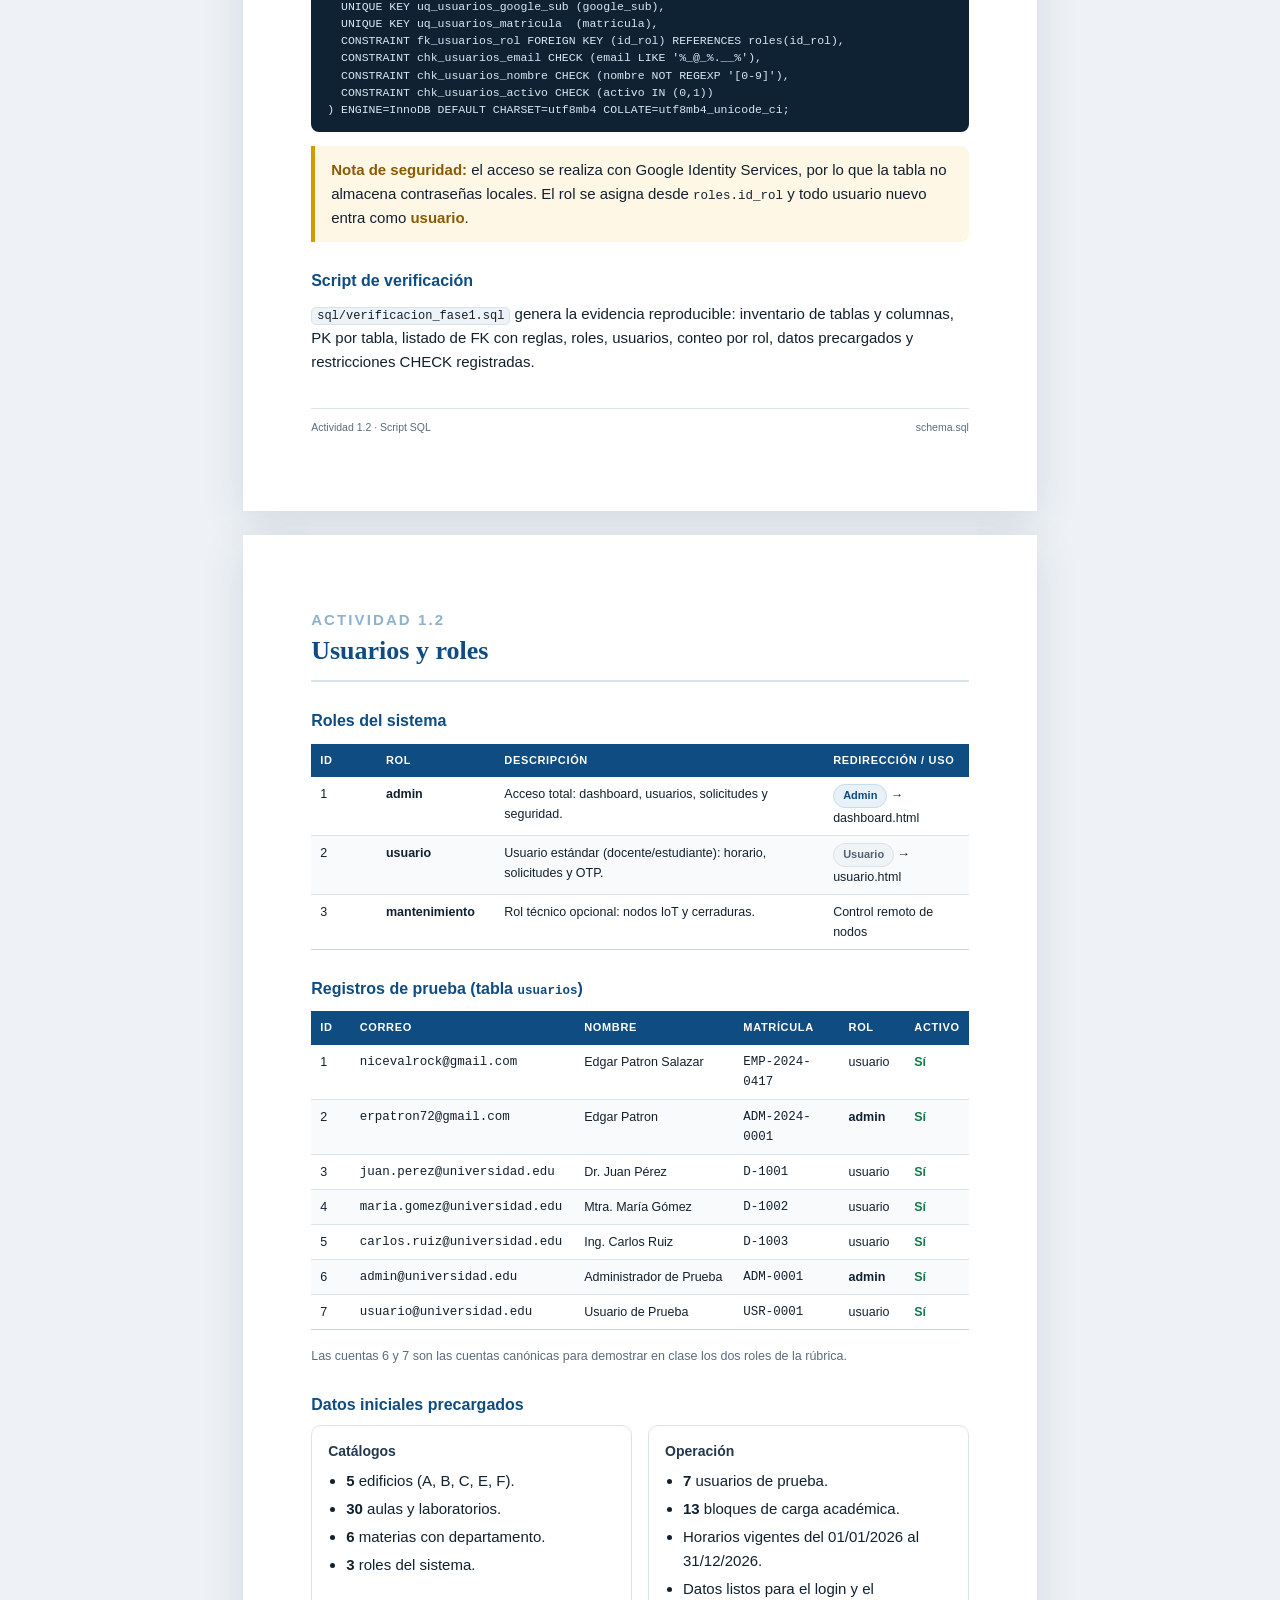
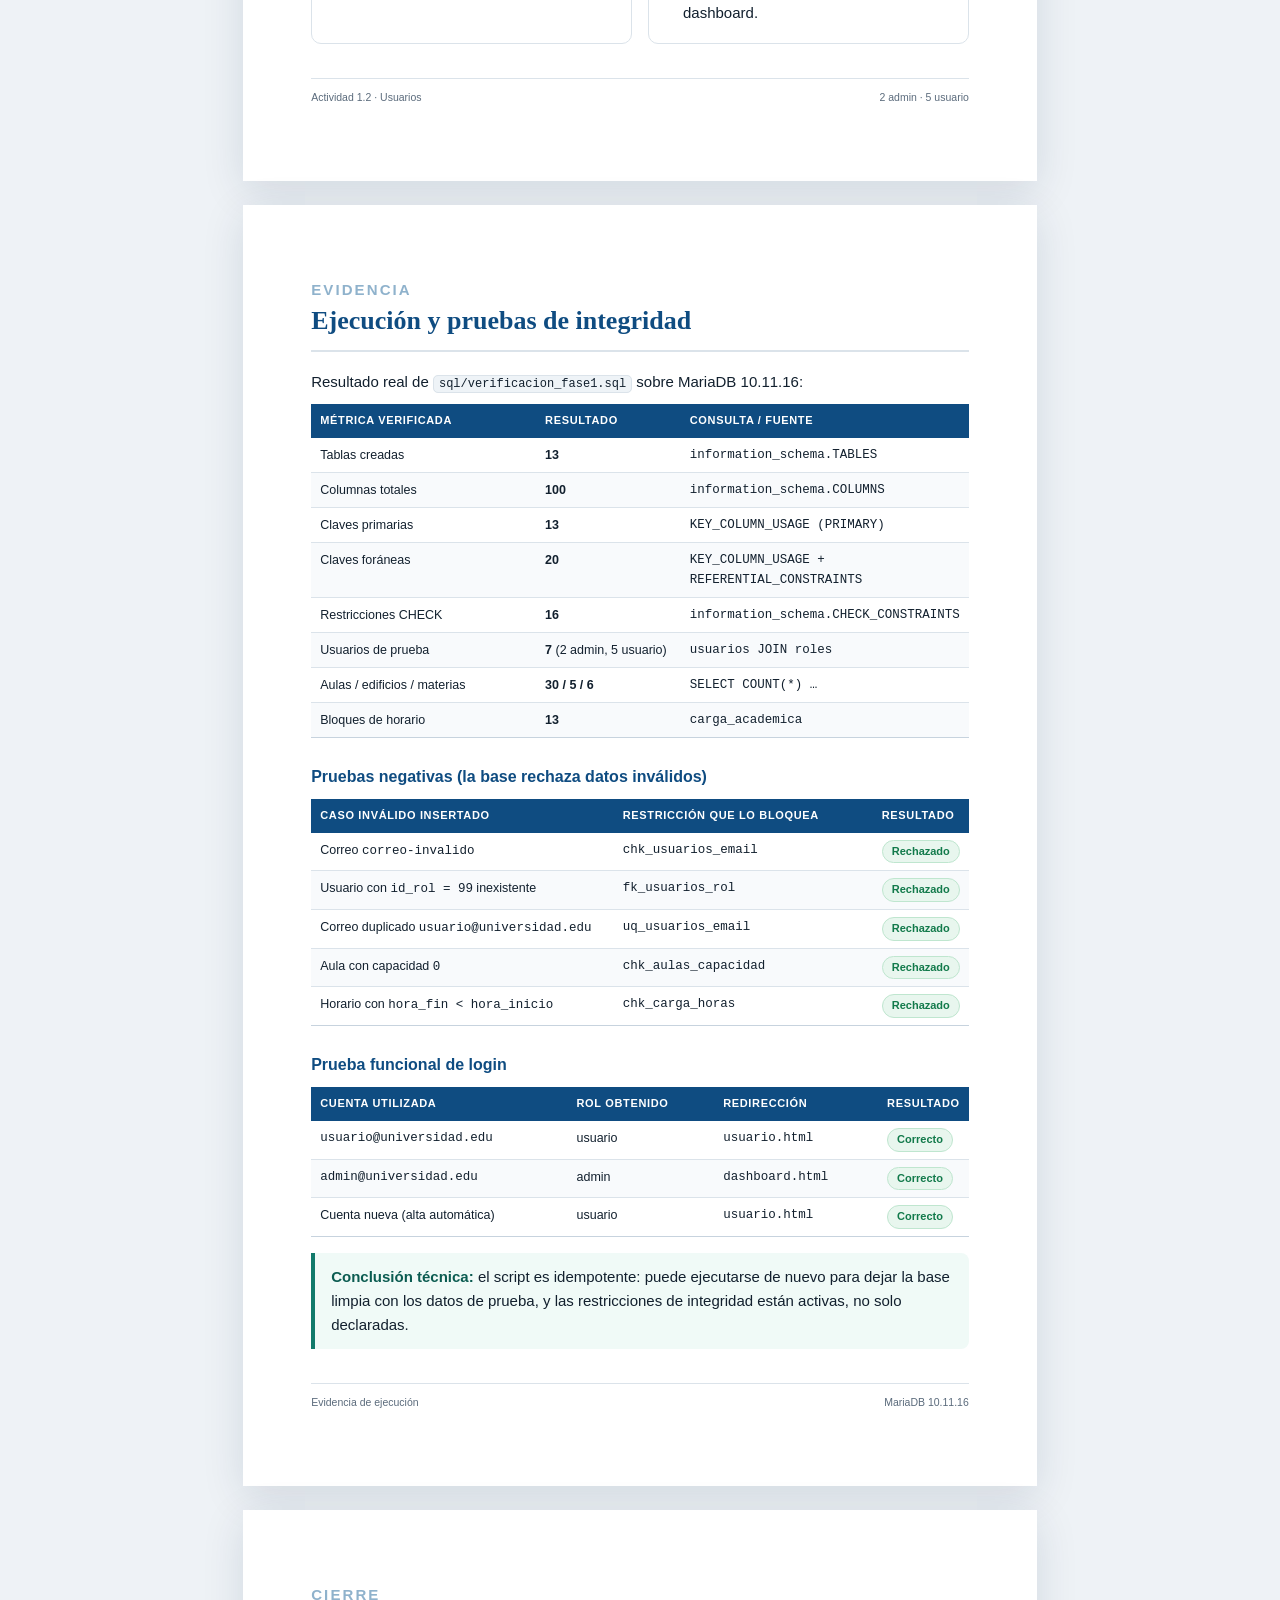
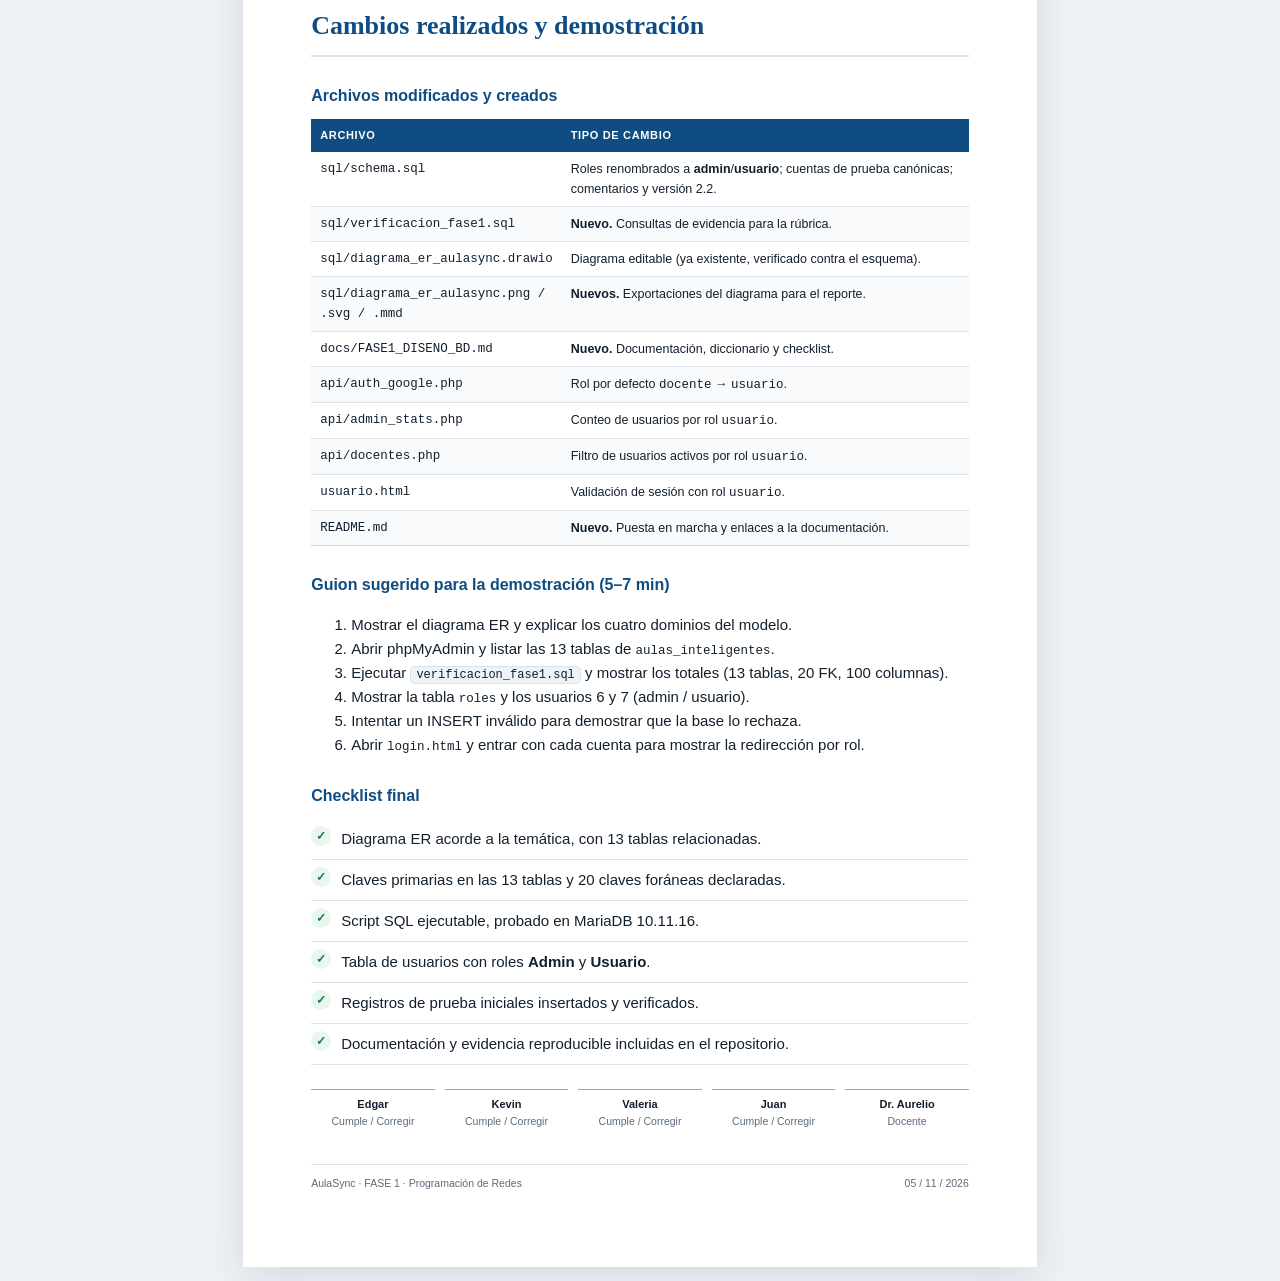
<file: reporte/FASE1_Reporte.html>
<!DOCTYPE html>
<html lang="es">
<head>
<meta charset="UTF-8">
<meta name="viewport" content="width=device-width, initial-scale=1.0">
<title>FASE 1 — Reporte de Base de Datos | AulaSync</title>
<style>
  :root{
    --ink:#12202e;
    --muted:#5b6b7c;
    --line:#dbe3ea;
    --brand:#0f4c81;
    --brand-2:#127a6b;
    --accent:#e8f1f8;
    --ok:#127a4b;
    --ok-bg:#e8f6ee;
    --warn:#8a5a00;
    --warn-bg:#fff7e6;
    --paper:#ffffff;
  }
  *{box-sizing:border-box;}
  html{scroll-behavior:smooth;}
  body{
    margin:0;
    background:#eef2f6;
    color:var(--ink);
    font-family:"Segoe UI",Roboto,Helvetica,Arial,sans-serif;
    font-size:15px;
    line-height:1.6;
    -webkit-print-color-adjust:exact;
    print-color-adjust:exact;
  }
  .page{
    width:210mm;
    min-height:297mm;
    margin:24px auto;
    background:var(--paper);
    padding:20mm 18mm;
    box-shadow:0 10px 40px rgba(15,40,70,.12);
    position:relative;
  }
  /* ---------- Portada ---------- */
  .cover{
    display:flex;
    flex-direction:column;
    justify-content:space-between;
    background:linear-gradient(150deg,#0b2f4f 0%,#0f4c81 55%,#127a6b 100%);
    color:#fff;
    padding:22mm 18mm;
  }
  .cover a{color:#fff;}
  .cover .top{display:flex;justify-content:space-between;align-items:flex-start;gap:20px;}
  .univ{font-size:12px;letter-spacing:.22em;text-transform:uppercase;opacity:.85;}
  .badge{
    display:inline-block;padding:6px 12px;border:1px solid rgba(255,255,255,.45);
    border-radius:999px;font-size:11px;letter-spacing:.16em;text-transform:uppercase;
  }
  .cover h1{
    font-family:Georgia,"Times New Roman",serif;
    font-size:46px;line-height:1.05;margin:0 0 14px;font-weight:700;
  }
  .cover h2{
    font-size:20px;font-weight:500;margin:0;opacity:.95;max-width:150mm;
  }
  .cover .rule{width:90px;height:4px;background:#7fe0c8;margin:26px 0;}
  .cover .meta{
    display:grid;grid-template-columns:1fr 1fr;gap:8px 26px;
    font-size:13px;border-top:1px solid rgba(255,255,255,.25);padding-top:18px;
  }
  .cover .meta div span{display:block;font-size:10px;letter-spacing:.14em;text-transform:uppercase;opacity:.65;margin-bottom:2px;}
  .cover .foot{display:flex;justify-content:space-between;font-size:11px;opacity:.8;margin-top:18px;}
  /* ---------- Tipografía ---------- */
  h2.sec{
    font-family:Georgia,"Times New Roman",serif;
    font-size:26px;color:var(--brand);margin:0 0 4px;line-height:1.2;
  }
  h2.sec .num{color:#8fb2cc;font-size:15px;font-family:"Segoe UI",sans-serif;letter-spacing:.14em;display:block;margin-bottom:6px;}
  h3{font-size:16px;color:var(--brand);margin:26px 0 8px;}
  h4{font-size:14px;margin:18px 0 6px;color:#23384c;}
  p{margin:8px 0;}
  .lead{font-size:16px;color:#2b4054;}
  .muted{color:var(--muted);}
  .small{font-size:12.5px;}
  .mono{font-family:Consolas,"Cascadia Mono",monospace;font-size:12.5px;}
  /* ---------- Componentes ---------- */
  .section-head{border-bottom:2px solid var(--line);padding-bottom:10px;margin-bottom:18px;}
  .kpis{display:grid;grid-template-columns:repeat(4,1fr);gap:10px;margin:18px 0;}
  .kpi{
    background:linear-gradient(180deg,#f8fbfd,#eef5fa);
    border:1px solid var(--line);border-radius:10px;padding:14px 12px;text-align:center;
  }
  .kpi b{display:block;font-family:Georgia,serif;font-size:28px;color:var(--brand);line-height:1;}
  .kpi span{display:block;font-size:10.5px;letter-spacing:.1em;text-transform:uppercase;color:var(--muted);margin-top:6px;}
  .callout{
    border-left:4px solid var(--brand-2);background:#f0faf7;padding:12px 16px;border-radius:0 8px 8px 0;margin:14px 0;
  }
  .callout b{color:#0b5c51;}
  .callout.warn{border-left-color:#d49a00;background:var(--warn-bg);}
  .callout.warn b{color:var(--warn);}
  table{width:100%;border-collapse:collapse;margin:10px 0 16px;font-size:12.5px;}
  thead th{
    background:var(--brand);color:#fff;text-align:left;padding:8px 9px;font-weight:600;
    font-size:11px;letter-spacing:.06em;text-transform:uppercase;
  }
  tbody td{padding:7px 9px;border-bottom:1px solid var(--line);vertical-align:top;}
  tbody tr:nth-child(even){background:#f8fafc;}
  tbody tr:last-child td{border-bottom:1px solid #c7d3de;}
  .ok{color:var(--ok);font-weight:700;}
  .chip{display:inline-block;background:var(--ok-bg);color:var(--ok);border:1px solid #bfe6cf;border-radius:999px;padding:2px 9px;font-size:11px;font-weight:700;white-space:nowrap;}
  .chip.blue{background:var(--accent);color:var(--brand);border-color:#c5dced;}
  .chip.gray{background:#f1f4f7;color:#516273;border-color:#dbe3ea;}
  pre{
    background:#0f2233;color:#d7e6f2;padding:14px 16px;border-radius:8px;overflow:auto;
    font-family:Consolas,"Cascadia Mono",monospace;font-size:11.5px;line-height:1.5;margin:10px 0;
  }
  pre .c{color:#7fa6c0;}
  .file{font-family:Consolas,monospace;font-size:12px;background:#eef3f7;border:1px solid var(--line);border-radius:5px;padding:1px 5px;white-space:nowrap;}
  .grid2{display:grid;grid-template-columns:1fr 1fr;gap:16px;}
  .card{border:1px solid var(--line);border-radius:10px;padding:14px 16px;background:#fff;}
  .card h4{margin-top:0;}
  .card ul{margin:6px 0 0 18px;padding:0;}
  .card li{margin:4px 0;}
  .toc{background:#f8fafc;border:1px solid var(--line);border-radius:10px;padding:14px 20px;margin:16px 0;}
  .toc ol{margin:0;padding-left:20px;columns:2;column-gap:30px;}
  .toc li{margin:4px 0;font-size:13px;}
  .toc a{color:#1c4f78;text-decoration:none;}
  .figure{margin:14px 0 8px;border:1px solid var(--line);border-radius:10px;padding:10px;background:#fbfdfe;}
  .figure img{display:block;width:100%;height:auto;}
  .figure figcaption{font-size:11.5px;color:var(--muted);margin-top:8px;text-align:center;}
  .cover-img-note{font-size:11px;color:var(--muted);margin-top:6px;}
  .checklist{list-style:none;padding:0;margin:10px 0;}
  .checklist li{padding:8px 0 8px 30px;border-bottom:1px solid var(--line);position:relative;}
  .checklist li:before{
    content:"✓";position:absolute;left:0;top:7px;width:20px;height:20px;border-radius:50%;
    background:var(--ok-bg);color:var(--ok);font-size:12px;font-weight:700;text-align:center;line-height:20px;
  }
  .sign-grid{display:grid;grid-template-columns:repeat(5,1fr);gap:10px;margin-top:24px;}
  .sign{border-top:1px solid #9aa8b5;padding-top:6px;font-size:10.5px;text-align:center;color:var(--muted);}
  .sign b{display:block;color:var(--ink);font-size:11px;}
  footer.report{margin-top:34px;border-top:1px solid var(--line);padding-top:10px;font-size:10.5px;color:var(--muted);display:flex;justify-content:space-between;}
  /* ---------- Impresión ---------- */
  @page{size:A4;margin:0;}
  @media print{
    body{background:#fff;font-size:11pt;}
    .page{margin:0;box-shadow:none;width:210mm;min-height:297mm;page-break-after:always;padding:16mm 15mm;}
    .page:last-child{page-break-after:auto;}
    .cover{min-height:297mm;}
    .no-print{display:none!important;}
    a{color:inherit;text-decoration:none;}
    table,.figure,.callout,.card{break-inside:avoid;}
    h2.sec{break-after:avoid;}
    pre{font-size:8.5pt;}
  }
</style>
</head>
<body>

<!-- ===================== PORTADA ===================== -->
<section class="page cover">
  <div class="top">
    <div>
      <div class="univ">Universidad Tecnológica de la Mixteca</div>
      <div class="univ" style="letter-spacing:.08em;font-size:11px;margin-top:4px;">Programación de Redes · F-SGC-033</div>
    </div>
    <span class="badge">Fase 1 · 10 %</span>
  </div>

  <div>
    <div class="rule"></div>
    <h1>Diseño e Implementación<br>de Base de Datos</h1>
    <h2>Reporte de evidencias — AulaSync: Sistema de Aulas Inteligentes Biométricas</h2>
    <p style="margin-top:18px;max-width:150mm;opacity:.9;font-size:14px;">
      Entrega de las actividades <b>1.1 Diseño ER y tablas</b> y <b>1.2 Script SQL y usuarios</b>,
      con resultados de ejecución y pruebas de integridad sobre MariaDB 10.11.
    </p>
  </div>

  <div>
    <div class="meta">
      <div><span>Equipo</span>Edgar · Kevin · Valeria · Juan</div>
      <div><span>Docente</span>Dr. Aurelio</div>
      <div><span>Materia</span>Programación de Redes</div>
      <div><span>Fecha</span>05 de noviembre de 2026</div>
      <div><span>Motor de base de datos</span>MariaDB 10.11.16 (InnoDB · utf8mb4)</div>
      <div><span>Repositorio</span>github.com/rubenpatron/curly-doodle</div>
    </div>
    <div class="foot">
      <span>AulaSync · FASE 1</span>
      <span>Documento generado a partir de la base de datos ejecutada</span>
    </div>
  </div>
</section>

<!-- ===================== CONTENIDO ===================== -->
<section class="page">

  <div class="section-head">
    <h2 class="sec"><span class="num">RESUMEN</span>Resultados de la fase</h2>
  </div>

  <p class="lead">
    Se diseñó e implementó la base de datos relacional centralizada de AulaSync. El modelo
    cubre la operación completa del sistema: usuarios y roles, edificios y aulas, nodos IoT,
    horarios, solicitudes, accesos, códigos OTP, telemetría y alertas de seguridad.
    El script fue ejecutado y verificado sobre una instancia real de MariaDB.
  </p>

  <div class="kpis">
    <div class="kpi"><b>13</b><span>Tablas</span></div>
    <div class="kpi"><b>20</b><span>Claves foráneas</span></div>
    <div class="kpi"><b>100</b><span>Columnas</span></div>
    <div class="kpi"><b>16</b><span>Restricciones CHECK</span></div>
  </div>

  <div class="callout">
    <b>Cumplimiento:</b> la rúbrica solicita un mínimo de 5 tablas relacionadas y una tabla de
    usuarios con roles Admin y Usuario. El modelo entregado contiene <b>13 tablas</b>,
    <b>13 claves primarias</b>, <b>20 claves foráneas</b> y los roles <b>admin</b> y <b>usuario</b>
    (más un rol técnico opcional de mantenimiento).
  </div>

  <h3>Contenido del reporte</h3>
  <div class="toc">
    <ol>
      <li><a href="#cumplimiento">Cumplimiento de la rúbrica</a></li>
      <li><a href="#er">Actividad 1.1 — Diseño ER y tablas</a></li>
      <li><a href="#script">Actividad 1.2 — Script SQL</a></li>
      <li><a href="#usuarios">Tabla de usuarios y roles</a></li>
      <li><a href="#datos">Datos de prueba iniciales</a></li>
      <li><a href="#evidencia">Evidencia de ejecución</a></li>
      <li><a href="#cambios">Cambios realizados</a></li>
      <li><a href="#demo">Guion para la demostración</a></li>
    </ol>
  </div>

  <h3 id="cumplimiento">1. Cumplimiento de la rúbrica</h3>
  <table>
    <thead>
      <tr><th style="width:8%">Act.</th><th>Descripción y qué se revisa</th><th style="width:30%">Evidencia entregada</th><th style="width:10%">Estado</th></tr>
    </thead>
    <tbody>
      <tr>
        <td><b>1.1</b></td>
        <td>Diseño del diagrama Entidad-Relación acorde a la temática, con mínimo 5 tablas relacionadas, claves primarias (PK) y foráneas (FK).</td>
        <td>Diagrama ER de 13 tablas · <span class="file">diagrama_er_aulasync.drawio</span> · <span class="file">.png</span> · <span class="file">.svg</span></td>
        <td><span class="chip">Cumple</span></td>
      </tr>
      <tr>
        <td><b>1.2</b></td>
        <td>Script SQL ejecutable, tabla de usuarios con roles Admin y Usuario e inserción de registros de prueba iniciales.</td>
        <td><span class="file">schema.sql</span> ejecutado · 7 usuarios de prueba · <span class="file">verificacion_fase1.sql</span></td>
        <td><span class="chip">Cumple</span></td>
      </tr>
    </tbody>
  </table>

  <div class="grid2">
    <div class="card">
      <h4>Actividad 1.1 — Entregables</h4>
      <ul>
        <li>Diagrama ER editable en draw.io.</li>
        <li>Diagrama ER en PNG y SVG para el reporte.</li>
        <li>Definición Mermaid incluida en la documentación.</li>
        <li>13 tablas con PK y 20 FK documentadas.</li>
      </ul>
    </div>
    <div class="card">
      <h4>Actividad 1.2 — Entregables</h4>
      <ul>
        <li>Script <span class="file">schema.sql</span> ejecutable y probado.</li>
        <li>Roles <b>admin</b> y <b>usuario</b> en la tabla <span class="file">roles</span>.</li>
        <li>7 usuarios de prueba (2 admin, 5 usuario).</li>
        <li>Script de verificación con evidencia reproducible.</li>
      </ul>
    </div>
  </div>

  <footer class="report"><span>AulaSync · FASE 1</span><span>Base de datos MariaDB 10.11.16</span></footer>
</section>

<!-- ===================== 1.1 DIAGRAMA ER ===================== -->
<section class="page">
  <div class="section-head">
    <h2 class="sec"><span class="num">ACTIVIDAD 1.1</span>Diseño Entidad-Relación</h2>
  </div>

  <p>
    El modelo está normalizado y organizado en cuatro dominios: <b>seguridad y usuarios</b>,
    <b>infraestructura física</b>, <b>operación académica</b> y <b>control IoT</b>.
    Todas las relaciones usan claves foráneas explícitas con reglas de integridad referencial.
  </p>

  <figure class="figure">
    <img src="[data-uri]" alt="Diagrama Entidad-Relación de AulaSync">
    <figcaption>Figura 1. Diagrama Entidad-Relación de AulaSync — 13 tablas, 100 columnas, 20 claves foráneas.
    Archivo editable: <span class="file">sql/diagrama_er_aulasync.drawio</span>.</figcaption>
  </figure>

  <div class="callout">
    <b>Lectura del diagrama:</b> las llaves indican la cardinalidad. Un usuario puede tener muchas
    sesiones, accesos, OTP y solicitudes; un edificio concentra muchas aulas; cada aula puede tener
    varios nodos IoT; y cada nodo genera telemetría y alertas.
  </div>

  <footer class="report"><span>Actividad 1.1 · Diseño ER</span><span>13 tablas · 20 FK</span></footer>
</section>

<!-- ===================== TABLAS Y RELACIONES ===================== -->
<section class="page">
  <div class="section-head">
    <h2 class="sec"><span class="num">ACTIVIDAD 1.1</span>Tablas y relaciones</h2>
  </div>

  <h3>Inventario de tablas</h3>
  <table>
    <thead><tr><th style="width:5%">#</th><th style="width:22%">Tabla</th><th>Propósito</th><th style="width:18%">Clave primaria</th></tr></thead>
    <tbody>
      <tr><td>1</td><td class="mono">roles</td><td>Catálogo de roles: admin, usuario y mantenimiento.</td><td class="mono">id_rol</td></tr>
      <tr><td>2</td><td class="mono">usuarios</td><td>Cuentas con rol, matrícula y datos de Google.</td><td class="mono">id_usuario</td></tr>
      <tr><td>3</td><td class="mono">sesiones</td><td>Sesiones OAuth activas (token, IP, expiración).</td><td class="mono">id_sesion</td></tr>
      <tr><td>4</td><td class="mono">edificios</td><td>Edificios del campus (A, B, C, E, F).</td><td class="mono">id_edificio</td></tr>
      <tr><td>5</td><td class="mono">aulas</td><td>Aulas, laboratorios, talleres y auditorios.</td><td class="mono">id_aula</td></tr>
      <tr><td>6</td><td class="mono">nodos_iot</td><td>Cerraduras, sensores y cámaras por aula.</td><td class="mono">id_nodo</td></tr>
      <tr><td>7</td><td class="mono">materias</td><td>Catálogo académico y departamento.</td><td class="mono">id_materia</td></tr>
      <tr><td>8</td><td class="mono">carga_academica</td><td>Horarios por usuario, materia y aula.</td><td class="mono">id_carga_academica</td></tr>
      <tr><td>9</td><td class="mono">solicitudes_aulas</td><td>Solicitudes excepcionales y su aprobación.</td><td class="mono">id_solicitud</td></tr>
      <tr><td>10</td><td class="mono">accesos</td><td>Bitácora de aperturas (OTP, manual, remoto).</td><td class="mono">id_acceso</td></tr>
      <tr><td>11</td><td class="mono">otp_codigos</td><td>PIN temporales de 6 dígitos para cerraduras.</td><td class="mono">id_otp</td></tr>
      <tr><td>12</td><td class="mono">telemetria</td><td>Eventos de nodos IoT en tiempo real.</td><td class="mono">id_telemetria</td></tr>
      <tr><td>13</td><td class="mono">alertas_seguridad</td><td>Alertas de seguridad y su resolución.</td><td class="mono">id_alerta</td></tr>
    </tbody>
  </table>

  <h3>Claves foráneas implementadas</h3>
  <table>
    <thead><tr><th>Tabla origen</th><th>Columna FK</th><th>Tabla destino</th><th>Regla al borrar</th></tr></thead>
    <tbody>
      <tr><td class="mono">usuarios</td><td class="mono">id_rol</td><td class="mono">roles</td><td>RESTRICT</td></tr>
      <tr><td class="mono">sesiones</td><td class="mono">id_usuario</td><td class="mono">usuarios</td><td>CASCADE</td></tr>
      <tr><td class="mono">aulas</td><td class="mono">id_edificio</td><td class="mono">edificios</td><td>RESTRICT</td></tr>
      <tr><td class="mono">nodos_iot</td><td class="mono">id_aula</td><td class="mono">aulas</td><td>RESTRICT</td></tr>
      <tr><td class="mono">carga_academica</td><td class="mono">id_usuario</td><td class="mono">usuarios</td><td>CASCADE</td></tr>
      <tr><td class="mono">carga_academica</td><td class="mono">id_materia</td><td class="mono">materias</td><td>RESTRICT</td></tr>
      <tr><td class="mono">carga_academica</td><td class="mono">id_aula</td><td class="mono">aulas</td><td>RESTRICT</td></tr>
      <tr><td class="mono">solicitudes_aulas</td><td class="mono">id_usuario</td><td class="mono">usuarios</td><td>CASCADE</td></tr>
      <tr><td class="mono">solicitudes_aulas</td><td class="mono">id_aula_original</td><td class="mono">aulas</td><td>RESTRICT</td></tr>
      <tr><td class="mono">solicitudes_aulas</td><td class="mono">id_aula_solicitada</td><td class="mono">aulas</td><td>RESTRICT</td></tr>
      <tr><td class="mono">solicitudes_aulas</td><td class="mono">id_materia</td><td class="mono">materias</td><td>RESTRICT</td></tr>
      <tr><td class="mono">solicitudes_aulas</td><td class="mono">id_aprobador</td><td class="mono">usuarios</td><td>RESTRICT</td></tr>
      <tr><td class="mono">accesos</td><td class="mono">id_usuario</td><td class="mono">usuarios</td><td>SET NULL</td></tr>
      <tr><td class="mono">accesos</td><td class="mono">id_aula</td><td class="mono">aulas</td><td>RESTRICT</td></tr>
      <tr><td class="mono">otp_codigos</td><td class="mono">id_usuario</td><td class="mono">usuarios</td><td>CASCADE</td></tr>
      <tr><td class="mono">otp_codigos</td><td class="mono">id_aula</td><td class="mono">aulas</td><td>RESTRICT</td></tr>
      <tr><td class="mono">telemetria</td><td class="mono">id_nodo</td><td class="mono">nodos_iot</td><td>CASCADE</td></tr>
      <tr><td class="mono">alertas_seguridad</td><td class="mono">id_nodo</td><td class="mono">nodos_iot</td><td>SET NULL</td></tr>
      <tr><td class="mono">alertas_seguridad</td><td class="mono">id_usuario</td><td class="mono">usuarios</td><td>SET NULL</td></tr>
      <tr><td class="mono">alertas_seguridad</td><td class="mono">resuelta_por</td><td class="mono">usuarios</td><td>SET NULL</td></tr>
    </tbody>
  </table>

  <p class="small muted">
    Se aplican <b>16 restricciones CHECK</b> adicionales: formato de correo, nombre sin dígitos,
    capacidad de aulas, día de la semana, horas coherentes, fechas, batería 0–100, formato MAC,
    PIN de 6 dígitos y banderas booleanas.
  </p>

  <footer class="report"><span>Actividad 1.1 · Tablas y relaciones</span><span>13 tablas · 20 FK · 16 CHECK</span></footer>
</section>

<!-- ===================== 1.2 SCRIPT ===================== -->
<section class="page">
  <div class="section-head">
    <h2 class="sec"><span class="num">ACTIVIDAD 1.2</span>Script SQL ejecutable</h2>
  </div>

  <p>
    El archivo <span class="file">sql/schema.sql</span> crea la base <span class="mono">aulas_inteligentes</span>,
    elimina versiones previas en orden de dependencias, crea las 13 tablas, define PK, FK, índices,
    restricciones CHECK y carga los datos iniciales.
  </p>

  <h3>Ejecución</h3>
  <pre><span class="c"># Opción A — línea de comandos (XAMPP)</span>
C:\xampp\mysql\bin\mysql.exe -u root -p &lt; sql/schema.sql
C:\xampp\mysql\bin\mysql.exe -u root -p &lt; sql/verificacion_fase1.sql

<span class="c"># Opción B — phpMyAdmin: Importar → schema.sql → Continuar</span></pre>

  <h3>Extracto: roles y tabla de usuarios</h3>
  <pre><span class="c">-- Roles iniciales del sistema (rúbrica FASE 1: Admin y Usuario)</span>
INSERT INTO roles (nombre, descripcion) VALUES
  ('admin',         'Administrador: acceso total al dashboard IoT, gestión de usuarios...'),
  ('usuario',       'Usuario estándar (docente/estudiante): consulta su horario...'),
  ('mantenimiento', 'Rol técnico opcional: visualiza nodos IoT...');

CREATE TABLE usuarios (
  id_usuario    INT UNSIGNED NOT NULL AUTO_INCREMENT,
  google_sub    VARCHAR(64)  NULL,
  email         VARCHAR(150) NOT NULL,
  nombre        VARCHAR(120) NOT NULL,
  matricula     VARCHAR(20)  NULL,
  id_rol        INT UNSIGNED NOT NULL DEFAULT 2,   <span class="c">-- 2 = usuario</span>
  foto_url      VARCHAR(400) NULL,
  activo        TINYINT(1)   NOT NULL DEFAULT 1,
  creado_en     TIMESTAMP    NOT NULL DEFAULT CURRENT_TIMESTAMP,
  PRIMARY KEY (id_usuario),
  UNIQUE KEY uq_usuarios_email      (email),
  UNIQUE KEY uq_usuarios_google_sub (google_sub),
  UNIQUE KEY uq_usuarios_matricula  (matricula),
  CONSTRAINT fk_usuarios_rol FOREIGN KEY (id_rol) REFERENCES roles(id_rol),
  CONSTRAINT chk_usuarios_email CHECK (email LIKE '%_@_%.__%'),
  CONSTRAINT chk_usuarios_nombre CHECK (nombre NOT REGEXP '[0-9]'),
  CONSTRAINT chk_usuarios_activo CHECK (activo IN (0,1))
) ENGINE=InnoDB DEFAULT CHARSET=utf8mb4 COLLATE=utf8mb4_unicode_ci;</pre>

  <div class="callout warn">
    <b>Nota de seguridad:</b> el acceso se realiza con Google Identity Services, por lo que la tabla
    no almacena contraseñas locales. El rol se asigna desde <span class="mono">roles.id_rol</span> y
    todo usuario nuevo entra como <b>usuario</b>.
  </div>

  <h3>Script de verificación</h3>
  <p>
    <span class="file">sql/verificacion_fase1.sql</span> genera la evidencia reproducible:
    inventario de tablas y columnas, PK por tabla, listado de FK con reglas, roles, usuarios,
    conteo por rol, datos precargados y restricciones CHECK registradas.
  </p>

  <footer class="report"><span>Actividad 1.2 · Script SQL</span><span>schema.sql</span></footer>
</section>

<!-- ===================== USUARIOS ===================== -->
<section class="page">
  <div class="section-head">
    <h2 class="sec"><span class="num">ACTIVIDAD 1.2</span>Usuarios y roles</h2>
  </div>

  <h3>Roles del sistema</h3>
  <table>
    <thead><tr><th style="width:10%">ID</th><th style="width:18%">Rol</th><th>Descripción</th><th style="width:22%">Redirección / uso</th></tr></thead>
    <tbody>
      <tr><td>1</td><td><b>admin</b></td><td>Acceso total: dashboard, usuarios, solicitudes y seguridad.</td><td><span class="chip blue">Admin</span> → dashboard.html</td></tr>
      <tr><td>2</td><td><b>usuario</b></td><td>Usuario estándar (docente/estudiante): horario, solicitudes y OTP.</td><td><span class="chip gray">Usuario</span> → usuario.html</td></tr>
      <tr><td>3</td><td><b>mantenimiento</b></td><td>Rol técnico opcional: nodos IoT y cerraduras.</td><td>Control remoto de nodos</td></tr>
    </tbody>
  </table>

  <h3>Registros de prueba (tabla <span class="mono">usuarios</span>)</h3>
  <table>
    <thead><tr><th style="width:6%">ID</th><th>Correo</th><th>Nombre</th><th style="width:16%">Matrícula</th><th style="width:10%">Rol</th><th style="width:8%">Activo</th></tr></thead>
    <tbody>
      <tr><td>1</td><td class="mono">nicevalrock@gmail.com</td><td>Edgar Patron Salazar</td><td class="mono">EMP-2024-0417</td><td>usuario</td><td class="ok">Sí</td></tr>
      <tr><td>2</td><td class="mono">erpatron72@gmail.com</td><td>Edgar Patron</td><td class="mono">ADM-2024-0001</td><td><b>admin</b></td><td class="ok">Sí</td></tr>
      <tr><td>3</td><td class="mono">juan.perez@universidad.edu</td><td>Dr. Juan Pérez</td><td class="mono">D-1001</td><td>usuario</td><td class="ok">Sí</td></tr>
      <tr><td>4</td><td class="mono">maria.gomez@universidad.edu</td><td>Mtra. María Gómez</td><td class="mono">D-1002</td><td>usuario</td><td class="ok">Sí</td></tr>
      <tr><td>5</td><td class="mono">carlos.ruiz@universidad.edu</td><td>Ing. Carlos Ruiz</td><td class="mono">D-1003</td><td>usuario</td><td class="ok">Sí</td></tr>
      <tr><td>6</td><td class="mono">admin@universidad.edu</td><td>Administrador de Prueba</td><td class="mono">ADM-0001</td><td><b>admin</b></td><td class="ok">Sí</td></tr>
      <tr><td>7</td><td class="mono">usuario@universidad.edu</td><td>Usuario de Prueba</td><td class="mono">USR-0001</td><td>usuario</td><td class="ok">Sí</td></tr>
    </tbody>
  </table>

  <p class="small muted">Las cuentas 6 y 7 son las cuentas canónicas para demostrar en clase los dos roles de la rúbrica.</p>

  <h3>Datos iniciales precargados</h3>
  <div class="grid2">
    <div class="card">
      <h4>Catálogos</h4>
      <ul>
        <li><b>5</b> edificios (A, B, C, E, F).</li>
        <li><b>30</b> aulas y laboratorios.</li>
        <li><b>6</b> materias con departamento.</li>
        <li><b>3</b> roles del sistema.</li>
      </ul>
    </div>
    <div class="card">
      <h4>Operación</h4>
      <ul>
        <li><b>7</b> usuarios de prueba.</li>
        <li><b>13</b> bloques de carga académica.</li>
        <li>Horarios vigentes del 01/01/2026 al 31/12/2026.</li>
        <li>Datos listos para el login y el dashboard.</li>
      </ul>
    </div>
  </div>

  <footer class="report"><span>Actividad 1.2 · Usuarios</span><span>2 admin · 5 usuario</span></footer>
</section>

<!-- ===================== EVIDENCIA ===================== -->
<section class="page">
  <div class="section-head">
    <h2 class="sec"><span class="num">EVIDENCIA</span>Ejecución y pruebas de integridad</h2>
  </div>

  <p>Resultado real de <span class="file">sql/verificacion_fase1.sql</span> sobre MariaDB 10.11.16:</p>

  <table>
    <thead><tr><th>Métrica verificada</th><th style="width:22%">Resultado</th><th style="width:34%">Consulta / fuente</th></tr></thead>
    <tbody>
      <tr><td>Tablas creadas</td><td><b>13</b></td><td class="mono">information_schema.TABLES</td></tr>
      <tr><td>Columnas totales</td><td><b>100</b></td><td class="mono">information_schema.COLUMNS</td></tr>
      <tr><td>Claves primarias</td><td><b>13</b></td><td class="mono">KEY_COLUMN_USAGE (PRIMARY)</td></tr>
      <tr><td>Claves foráneas</td><td><b>20</b></td><td class="mono">KEY_COLUMN_USAGE + REFERENTIAL_CONSTRAINTS</td></tr>
      <tr><td>Restricciones CHECK</td><td><b>16</b></td><td class="mono">information_schema.CHECK_CONSTRAINTS</td></tr>
      <tr><td>Usuarios de prueba</td><td><b>7</b> (2 admin, 5 usuario)</td><td class="mono">usuarios JOIN roles</td></tr>
      <tr><td>Aulas / edificios / materias</td><td><b>30 / 5 / 6</b></td><td class="mono">SELECT COUNT(*) …</td></tr>
      <tr><td>Bloques de horario</td><td><b>13</b></td><td class="mono">carga_academica</td></tr>
    </tbody>
  </table>

  <h3>Pruebas negativas (la base rechaza datos inválidos)</h3>
  <table>
    <thead><tr><th style="width:46%">Caso inválido insertado</th><th>Restricción que lo bloquea</th><th style="width:14%">Resultado</th></tr></thead>
    <tbody>
      <tr><td>Correo <span class="mono">correo-invalido</span></td><td class="mono">chk_usuarios_email</td><td><span class="chip">Rechazado</span></td></tr>
      <tr><td>Usuario con <span class="mono">id_rol = 99</span> inexistente</td><td class="mono">fk_usuarios_rol</td><td><span class="chip">Rechazado</span></td></tr>
      <tr><td>Correo duplicado <span class="mono">usuario@universidad.edu</span></td><td class="mono">uq_usuarios_email</td><td><span class="chip">Rechazado</span></td></tr>
      <tr><td>Aula con capacidad <span class="mono">0</span></td><td class="mono">chk_aulas_capacidad</td><td><span class="chip">Rechazado</span></td></tr>
      <tr><td>Horario con <span class="mono">hora_fin &lt; hora_inicio</span></td><td class="mono">chk_carga_horas</td><td><span class="chip">Rechazado</span></td></tr>
    </tbody>
  </table>

  <h3>Prueba funcional de login</h3>
  <table>
    <thead><tr><th>Cuenta utilizada</th><th>Rol obtenido</th><th>Redirección</th><th style="width:12%">Resultado</th></tr></thead>
    <tbody>
      <tr><td class="mono">usuario@universidad.edu</td><td>usuario</td><td class="mono">usuario.html</td><td><span class="chip">Correcto</span></td></tr>
      <tr><td class="mono">admin@universidad.edu</td><td>admin</td><td class="mono">dashboard.html</td><td><span class="chip">Correcto</span></td></tr>
      <tr><td>Cuenta nueva (alta automática)</td><td>usuario</td><td class="mono">usuario.html</td><td><span class="chip">Correcto</span></td></tr>
    </tbody>
  </table>

  <div class="callout">
    <b>Conclusión técnica:</b> el script es idempotente: puede ejecutarse de nuevo para dejar la base
    limpia con los datos de prueba, y las restricciones de integridad están activas, no solo declaradas.
  </div>

  <footer class="report"><span>Evidencia de ejecución</span><span>MariaDB 10.11.16</span></footer>
</section>

<!-- ===================== CAMBIOS + DEMO ===================== -->
<section class="page">
  <div class="section-head">
    <h2 class="sec"><span class="num">CIERRE</span>Cambios realizados y demostración</h2>
  </div>

  <h3 id="cambios">Archivos modificados y creados</h3>
  <table>
    <thead><tr><th style="width:36%">Archivo</th><th>Tipo de cambio</th></tr></thead>
    <tbody>
      <tr><td class="mono">sql/schema.sql</td><td>Roles renombrados a <b>admin</b>/<b>usuario</b>; cuentas de prueba canónicas; comentarios y versión 2.2.</td></tr>
      <tr><td class="mono">sql/verificacion_fase1.sql</td><td><b>Nuevo.</b> Consultas de evidencia para la rúbrica.</td></tr>
      <tr><td class="mono">sql/diagrama_er_aulasync.drawio</td><td>Diagrama editable (ya existente, verificado contra el esquema).</td></tr>
      <tr><td class="mono">sql/diagrama_er_aulasync.png / .svg / .mmd</td><td><b>Nuevos.</b> Exportaciones del diagrama para el reporte.</td></tr>
      <tr><td class="mono">docs/FASE1_DISENO_BD.md</td><td><b>Nuevo.</b> Documentación, diccionario y checklist.</td></tr>
      <tr><td class="mono">api/auth_google.php</td><td>Rol por defecto <span class="mono">docente</span> → <span class="mono">usuario</span>.</td></tr>
      <tr><td class="mono">api/admin_stats.php</td><td>Conteo de usuarios por rol <span class="mono">usuario</span>.</td></tr>
      <tr><td class="mono">api/docentes.php</td><td>Filtro de usuarios activos por rol <span class="mono">usuario</span>.</td></tr>
      <tr><td class="mono">usuario.html</td><td>Validación de sesión con rol <span class="mono">usuario</span>.</td></tr>
      <tr><td class="mono">README.md</td><td><b>Nuevo.</b> Puesta en marcha y enlaces a la documentación.</td></tr>
    </tbody>
  </table>

  <h3 id="demo">Guion sugerido para la demostración (5–7 min)</h3>
  <ol>
    <li>Mostrar el diagrama ER y explicar los cuatro dominios del modelo.</li>
    <li>Abrir phpMyAdmin y listar las 13 tablas de <span class="mono">aulas_inteligentes</span>.</li>
    <li>Ejecutar <span class="file">verificacion_fase1.sql</span> y mostrar los totales (13 tablas, 20 FK, 100 columnas).</li>
    <li>Mostrar la tabla <span class="mono">roles</span> y los usuarios 6 y 7 (admin / usuario).</li>
    <li>Intentar un INSERT inválido para demostrar que la base lo rechaza.</li>
    <li>Abrir <span class="mono">login.html</span> y entrar con cada cuenta para mostrar la redirección por rol.</li>
  </ol>

  <h3>Checklist final</h3>
  <ul class="checklist">
    <li>Diagrama ER acorde a la temática, con 13 tablas relacionadas.</li>
    <li>Claves primarias en las 13 tablas y 20 claves foráneas declaradas.</li>
    <li>Script SQL ejecutable, probado en MariaDB 10.11.16.</li>
    <li>Tabla de usuarios con roles <b>Admin</b> y <b>Usuario</b>.</li>
    <li>Registros de prueba iniciales insertados y verificados.</li>
    <li>Documentación y evidencia reproducible incluidas en el repositorio.</li>
  </ul>

  <div class="sign-grid">
    <div class="sign"><b>Edgar</b>Cumple / Corregir</div>
    <div class="sign"><b>Kevin</b>Cumple / Corregir</div>
    <div class="sign"><b>Valeria</b>Cumple / Corregir</div>
    <div class="sign"><b>Juan</b>Cumple / Corregir</div>
    <div class="sign"><b>Dr. Aurelio</b>Docente</div>
  </div>

  <footer class="report"><span>AulaSync · FASE 1 · Programación de Redes</span><span>05 / 11 / 2026</span></footer>
</section>

</body>
</html>
</file>
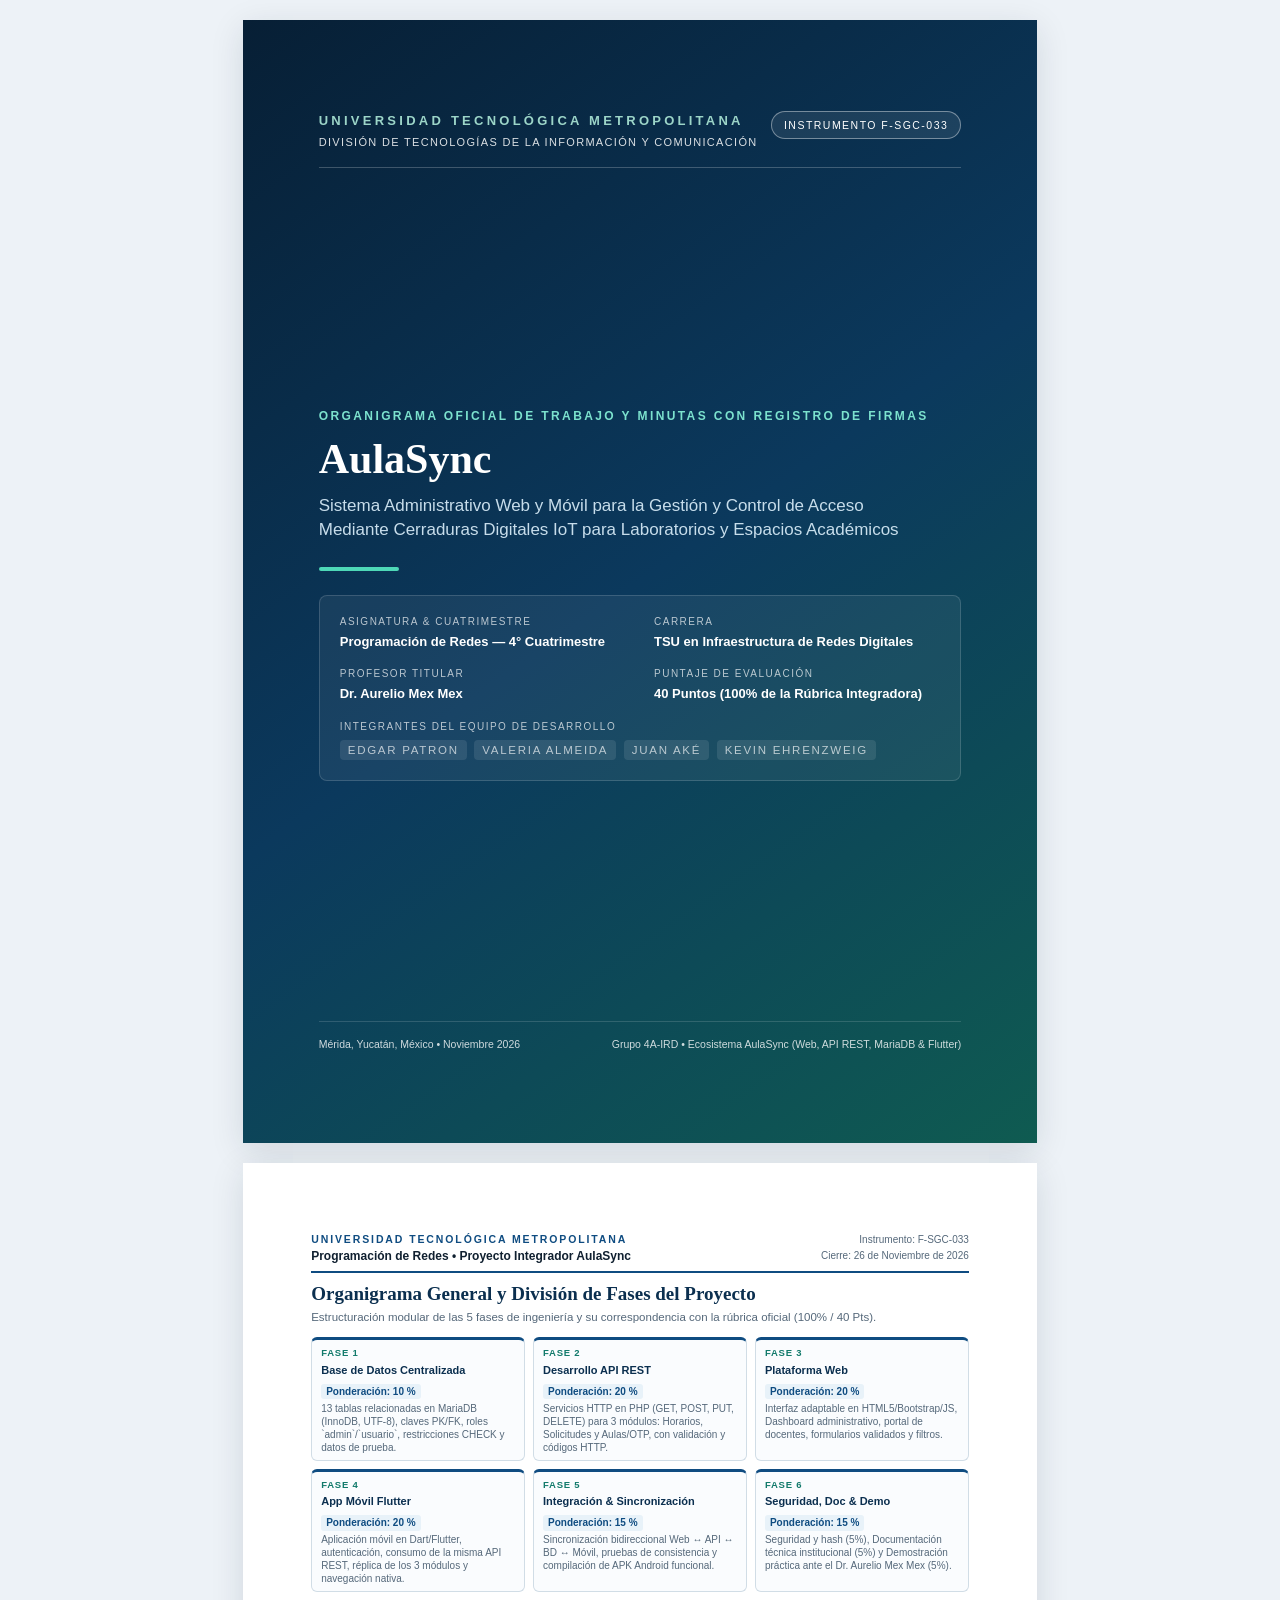
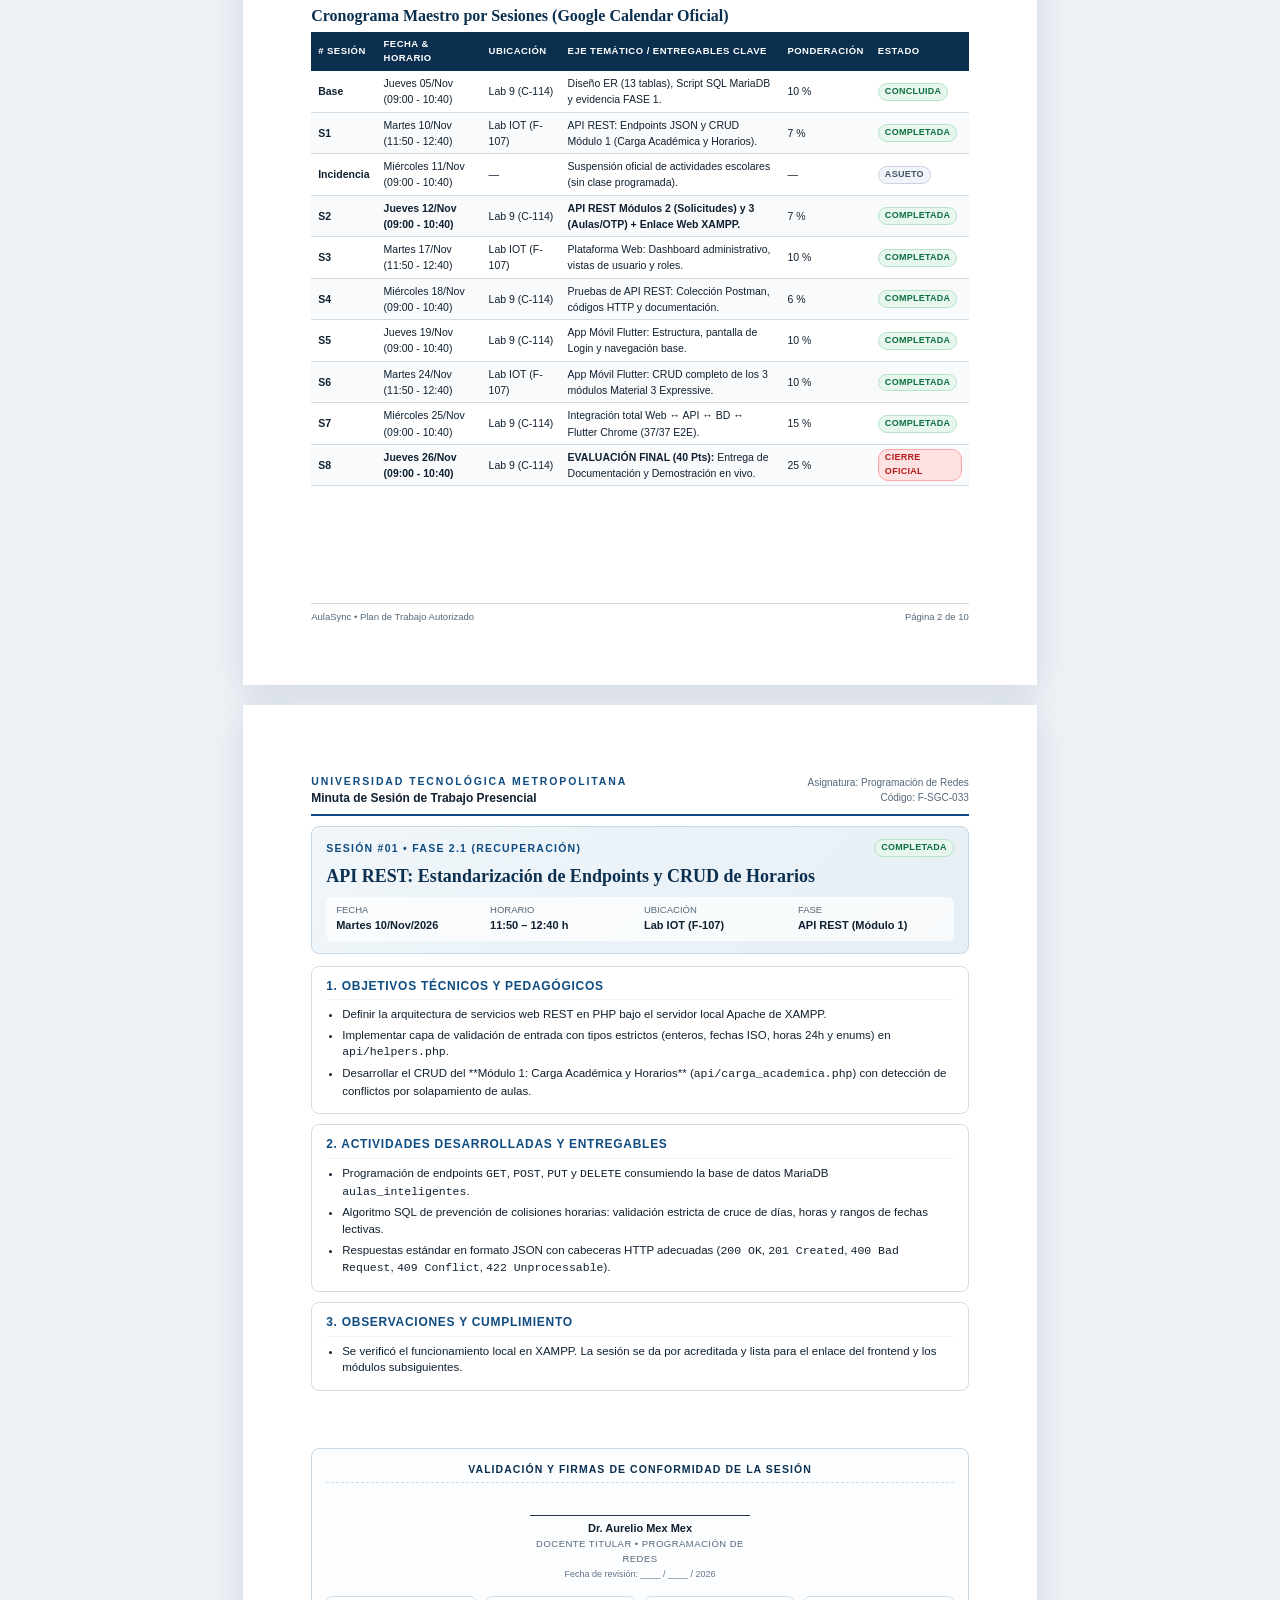
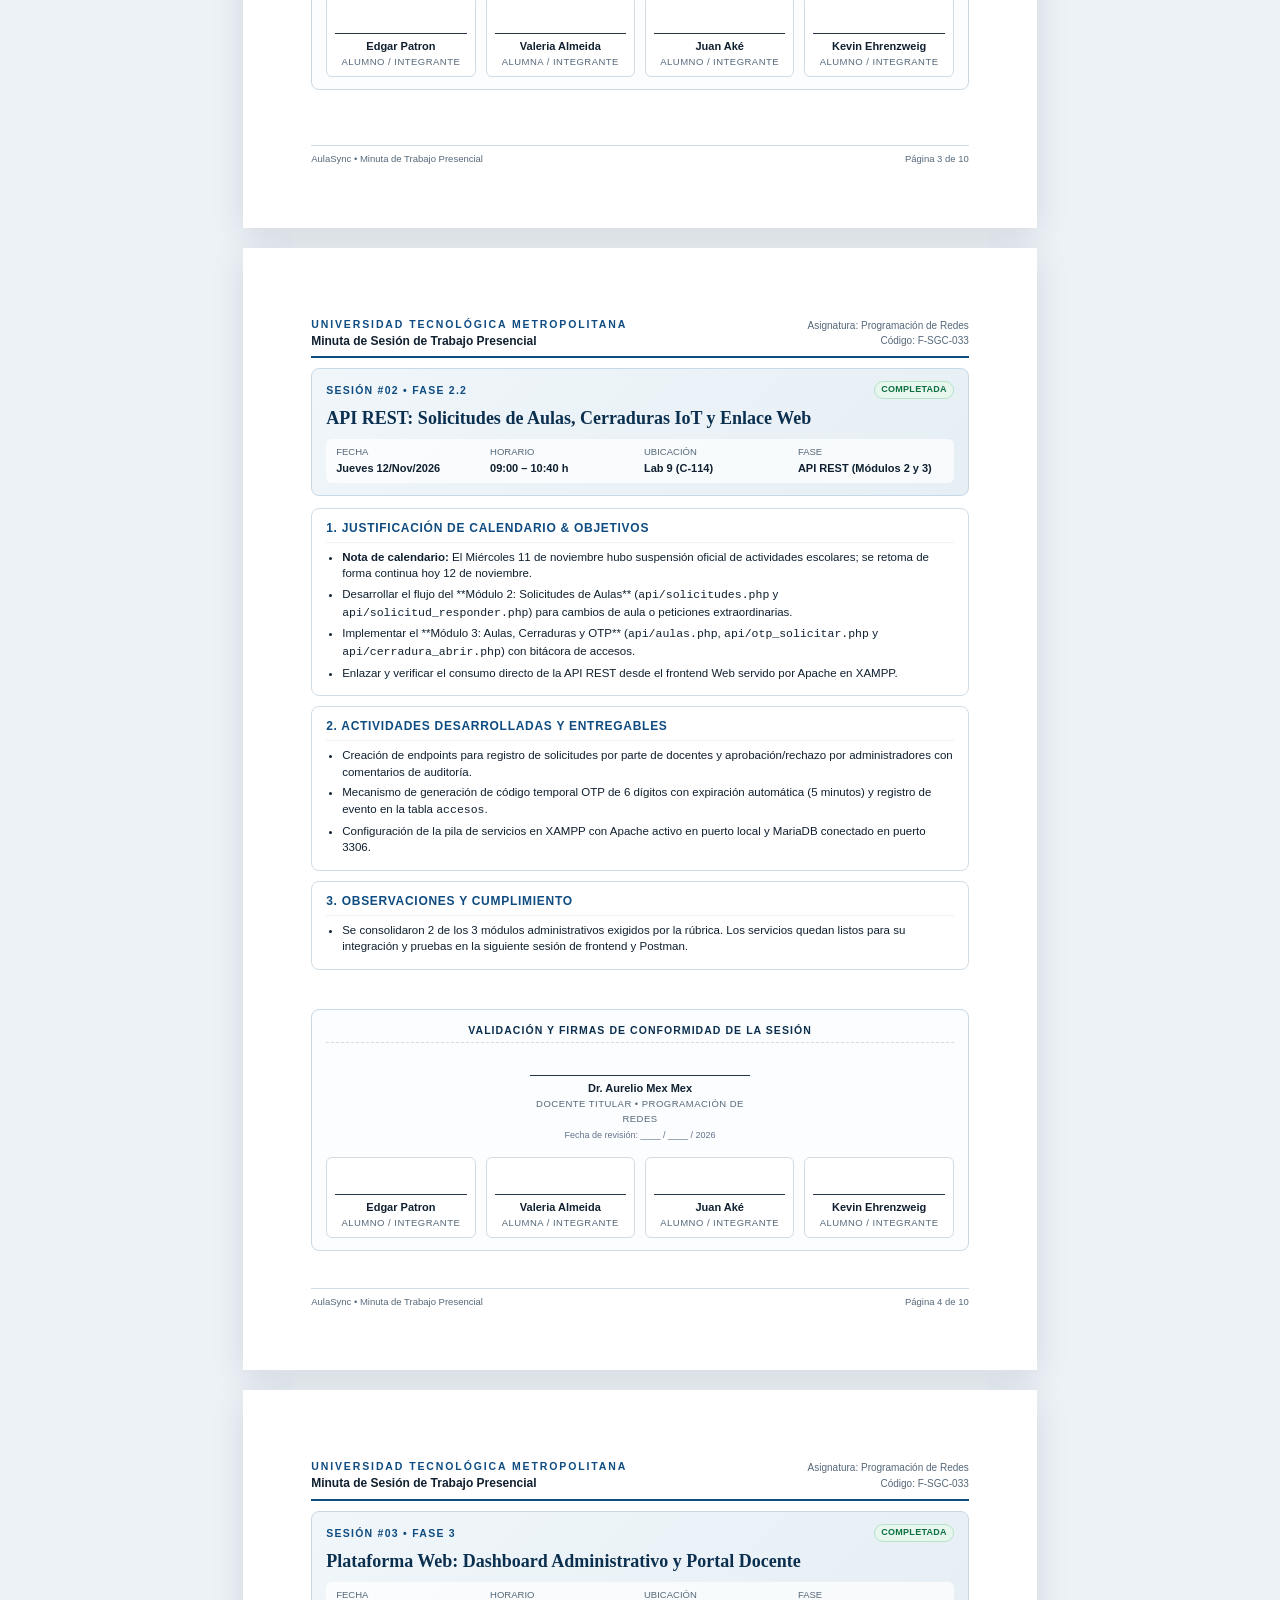
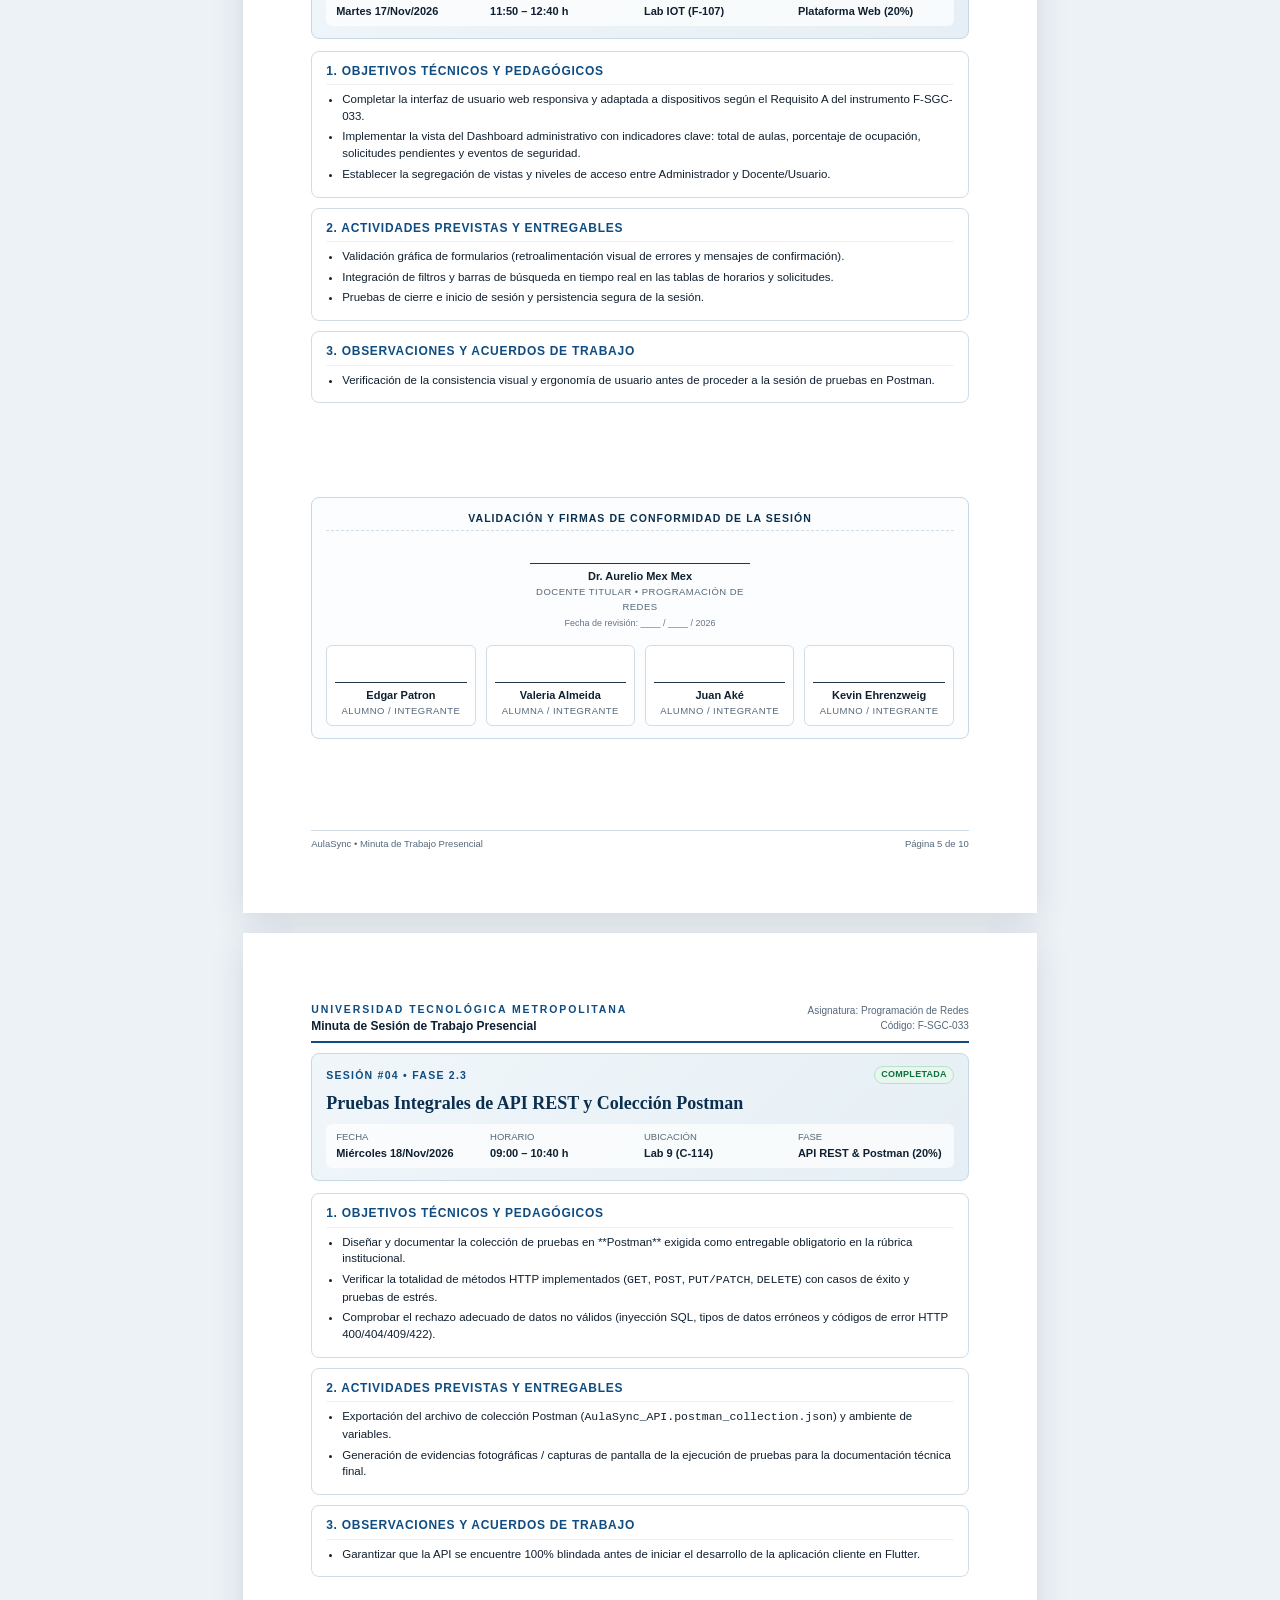
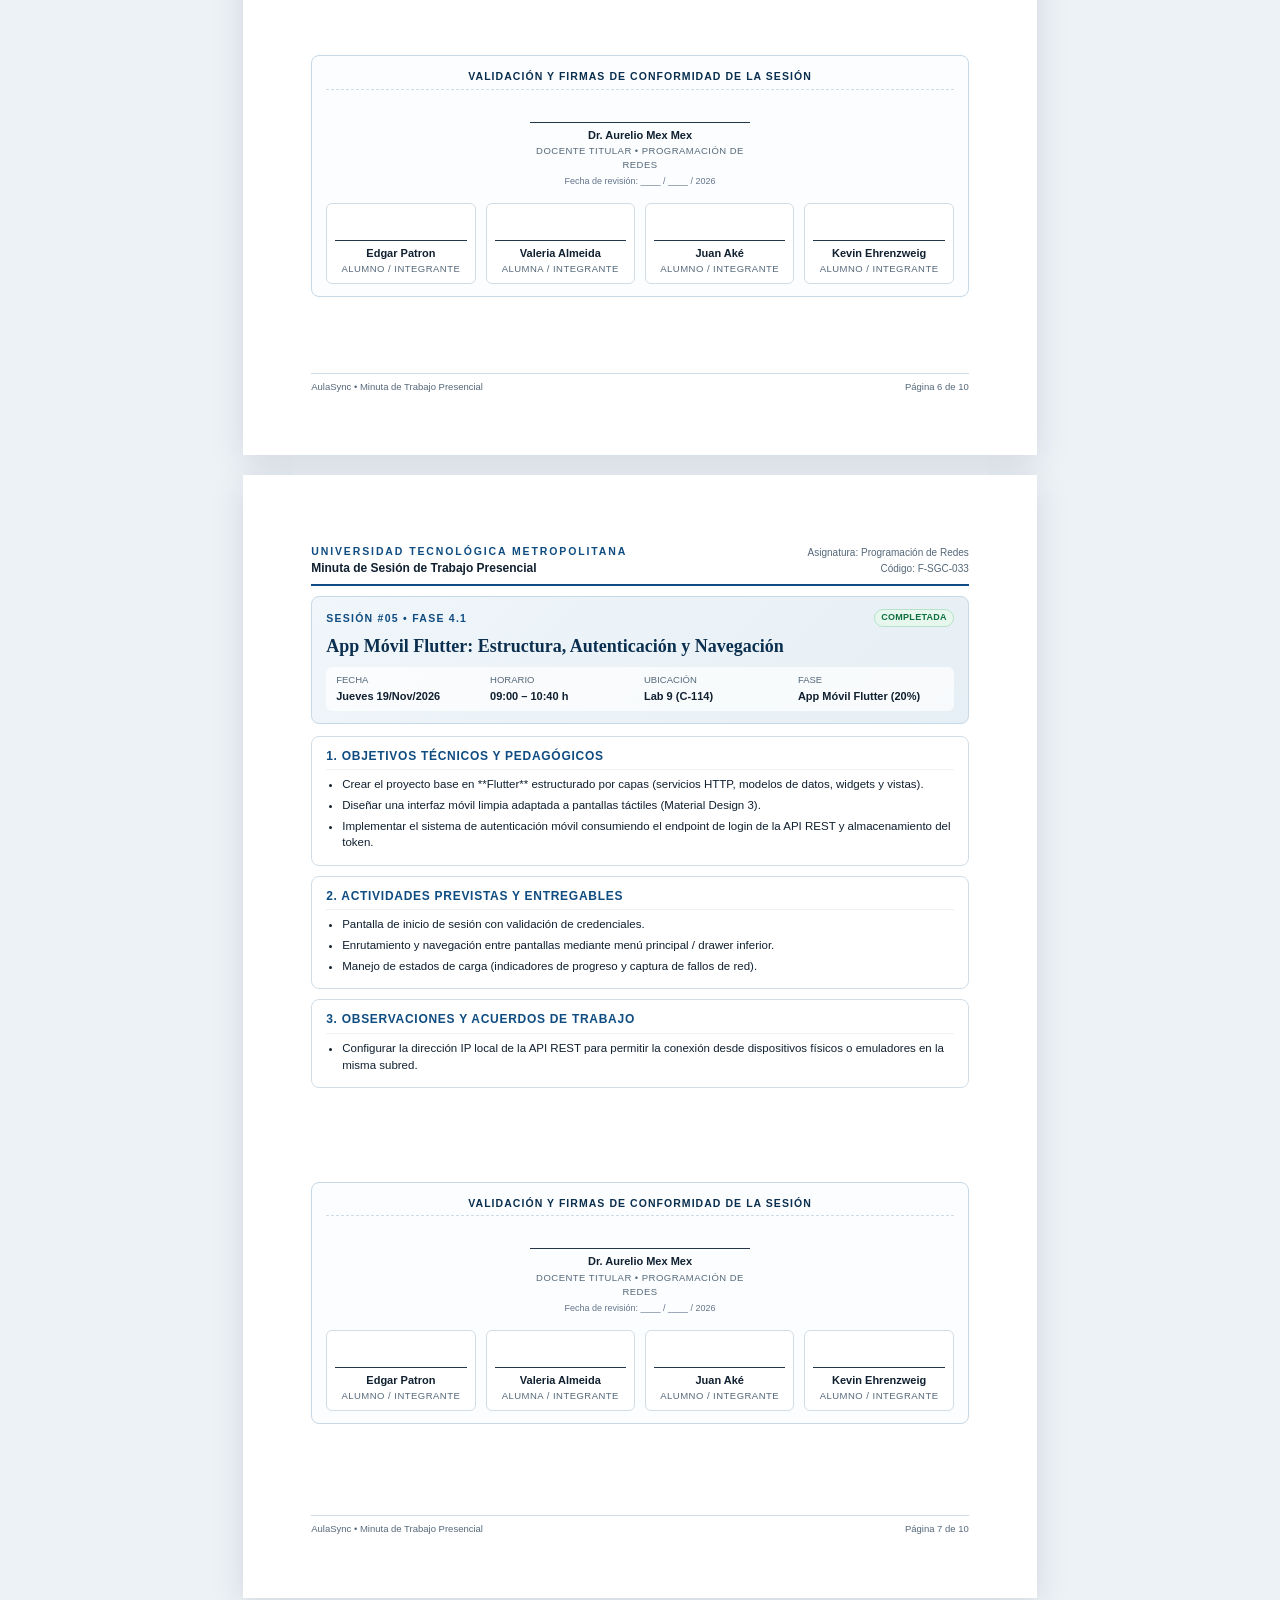
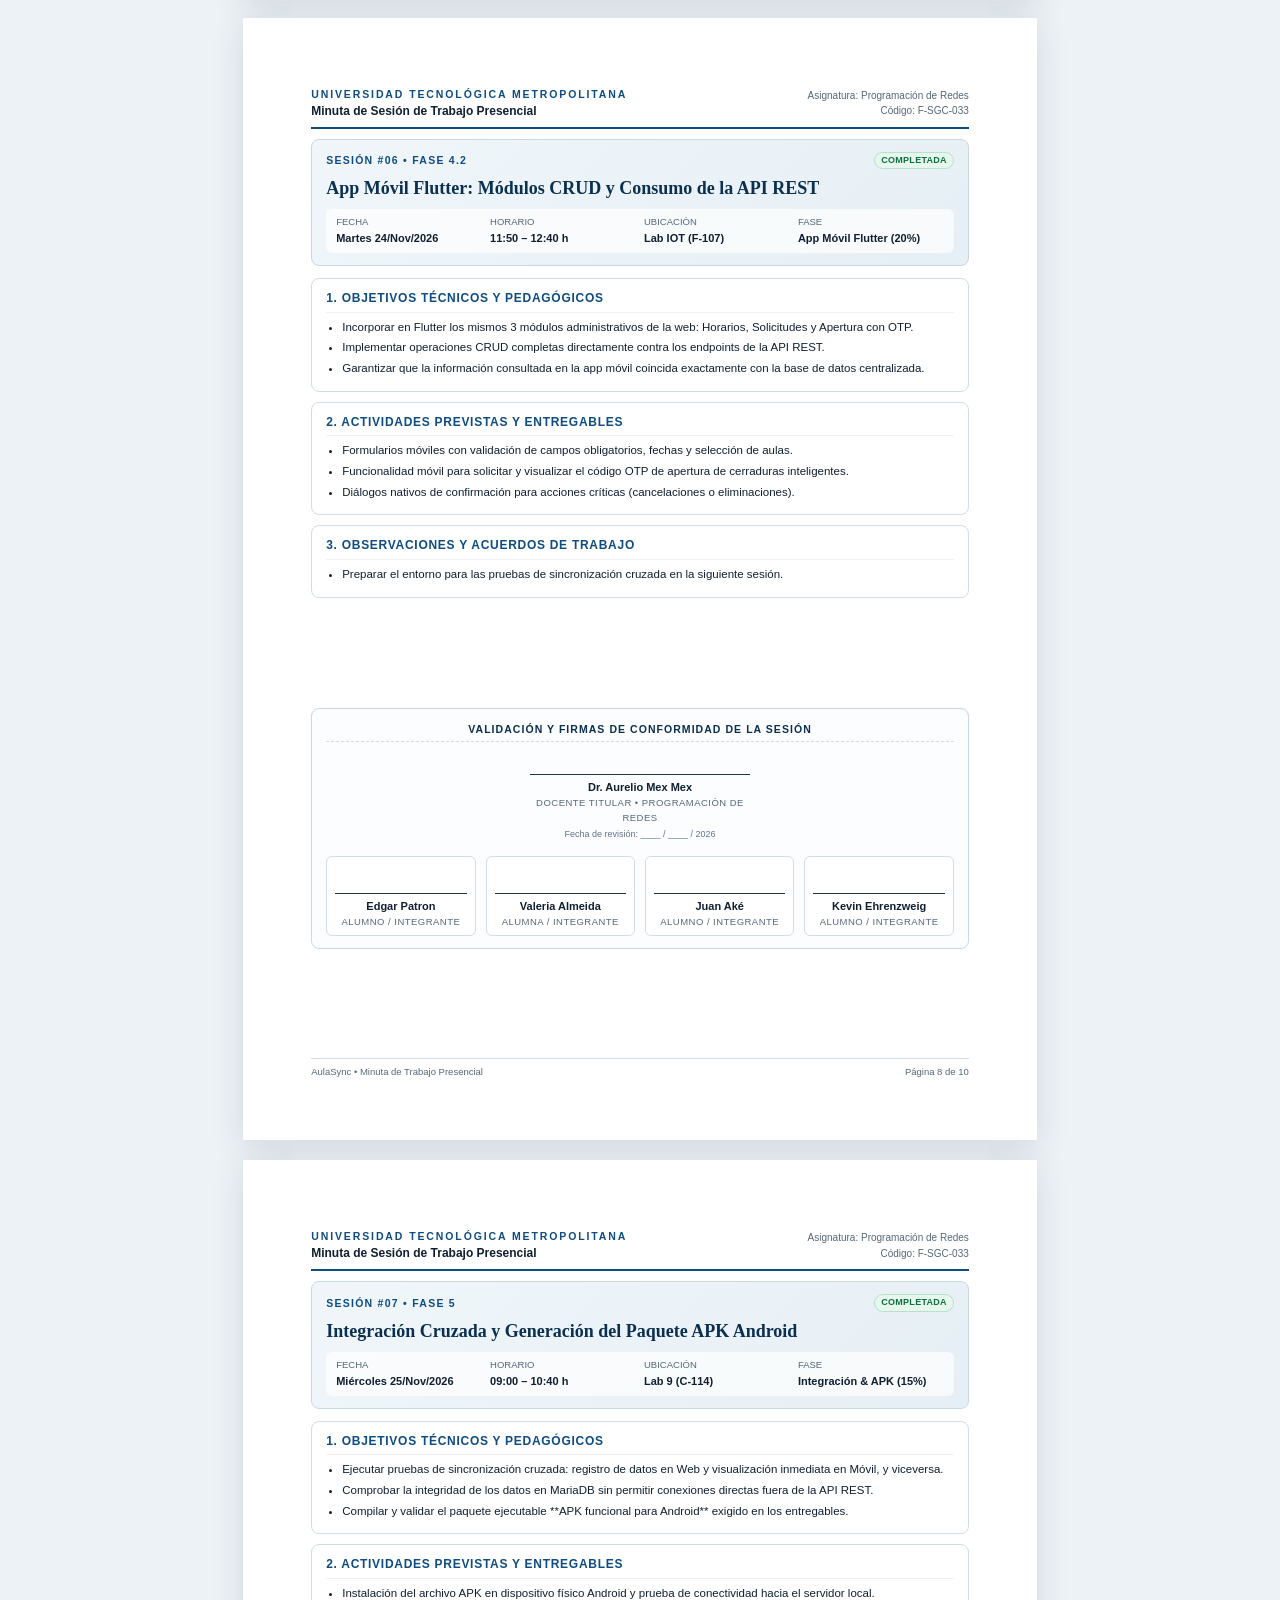
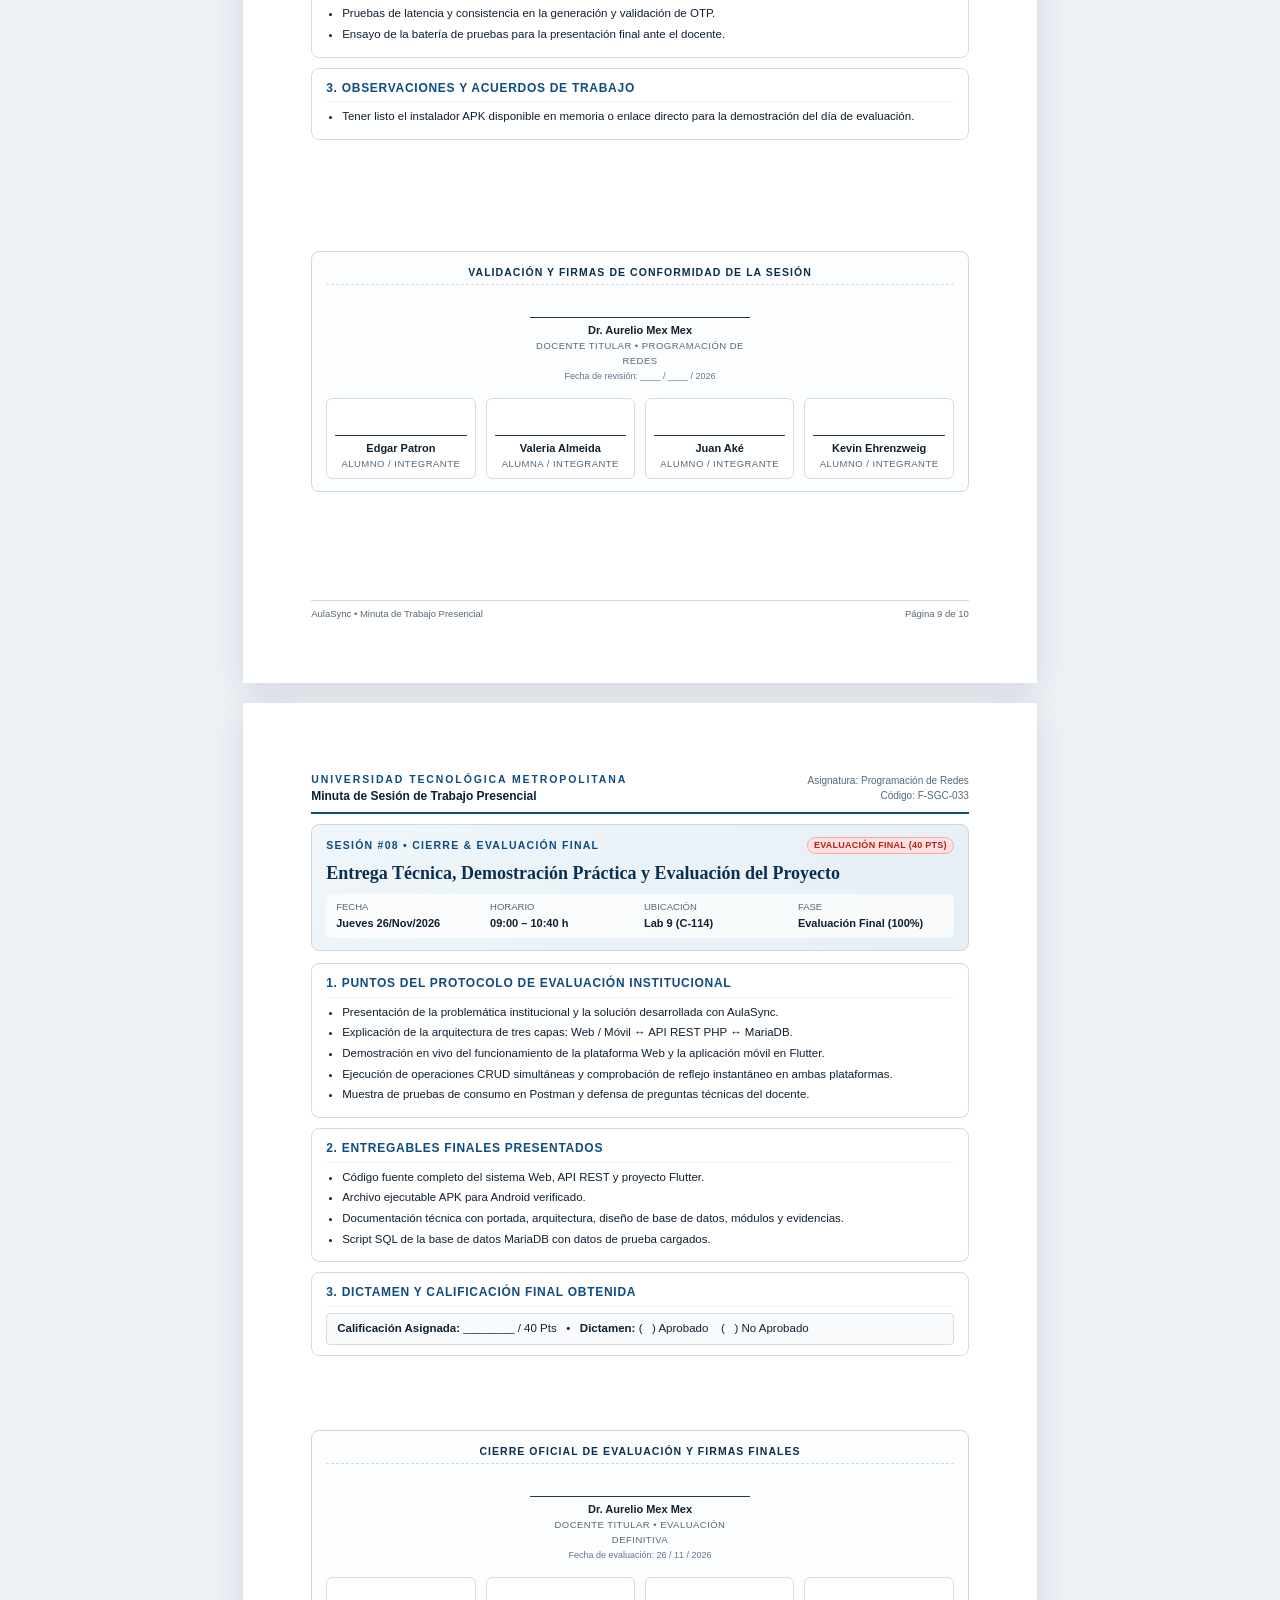
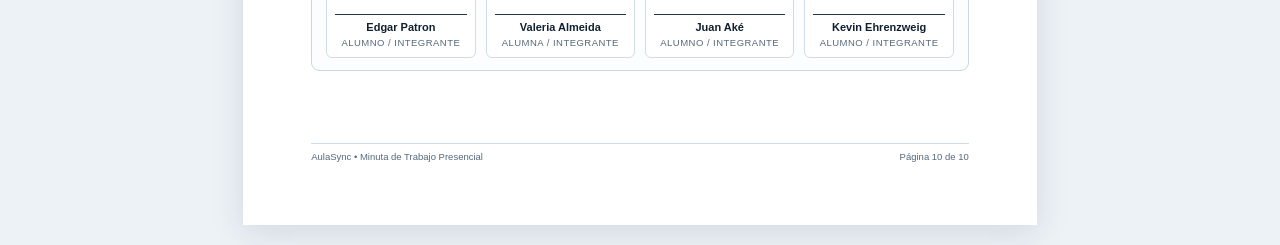
<file: reporte/ORGANIGRAMA_Y_MINUTAS_SESIONES.html>
<!DOCTYPE html>
<html lang="es">
<head>
<meta charset="UTF-8">
<meta name="viewport" content="width=device-width, initial-scale=1.0">
<title>AulaSync — Organigrama, Plan de Sesiones y Minutas</title>
<style>
  :root {
    --ink: #102030;
    --muted: #55687a;
    --line: #d1dde6;
    --brand: #0f4c81;
    --brand-dark: #0b2f4f;
    --teal: #127a6b;
    --teal-light: #e6f6f3;
    --accent: #e8f2f9;
    --ok: #0e7041;
    --ok-bg: #e8f7ee;
    --warn: #966100;
    --warn-bg: #fff8e8;
    --paper: #ffffff;
  }
  * { box-sizing: border-box; }
  body {
    margin: 0;
    background: #edf2f7;
    color: var(--ink);
    font-family: "Segoe UI", -apple-system, BlinkMacSystemFont, Roboto, Helvetica, Arial, sans-serif;
    font-size: 13.5px;
    line-height: 1.55;
    -webkit-print-color-adjust: exact;
    print-color-adjust: exact;
  }
  .page {
    width: 210mm;
    min-height: 297mm;
    margin: 20px auto;
    background: var(--paper);
    padding: 18mm 18mm 16mm 18mm;
    box-shadow: 0 8px 32px rgba(16,32,48,.12);
    position: relative;
    display: flex;
    flex-direction: column;
    justify-content: space-between;
  }
  
  /* Portada */
  .cover {
    background: linear-gradient(145deg, #071f35 0%, #0b395d 50%, #0f5b51 100%);
    color: #fff;
    padding: 24mm 20mm;
  }
  .cover-top {
    display: flex;
    justify-content: space-between;
    align-items: flex-start;
    border-bottom: 1px solid rgba(255,255,255,0.22);
    padding-bottom: 16px;
  }
  .cover-univ {
    font-size: 13px;
    letter-spacing: .25em;
    text-transform: uppercase;
    font-weight: 700;
    color: #9cd5c8;
  }
  .cover-subuniv {
    font-size: 11px;
    letter-spacing: .12em;
    text-transform: uppercase;
    opacity: .85;
    margin-top: 3px;
  }
  .badge-tag {
    display: inline-block;
    padding: 5px 12px;
    border: 1px solid rgba(255,255,255,0.4);
    border-radius: 20px;
    font-size: 10.5px;
    letter-spacing: .14em;
    text-transform: uppercase;
    background: rgba(255,255,255,0.08);
  }
  .cover-main {
    margin: 40px 0;
  }
  .cover-badge-doc {
    font-size: 12px;
    letter-spacing: .2em;
    text-transform: uppercase;
    color: #7ce2ce;
    font-weight: 700;
    margin-bottom: 10px;
  }
  .cover h1 {
    font-family: Georgia, "Times New Roman", serif;
    font-size: 42px;
    line-height: 1.1;
    margin: 0 0 12px;
    font-weight: 700;
    color: #ffffff;
  }
  .cover h2 {
    font-size: 17px;
    font-weight: 400;
    margin: 0;
    opacity: .92;
    line-height: 1.45;
    max-width: 160mm;
    color: #d8ecf8;
  }
  .cover-rule {
    width: 80px;
    height: 4px;
    background: #4ed8b7;
    margin: 24px 0;
    border-radius: 2px;
  }
  .cover-meta {
    display: grid;
    grid-template-columns: 1fr 1fr;
    gap: 14px 28px;
    background: rgba(255,255,255,0.06);
    padding: 18px 20px;
    border-radius: 8px;
    border: 1px solid rgba(255,255,255,0.15);
  }
  .meta-item span {
    display: block;
    font-size: 10px;
    letter-spacing: .15em;
    text-transform: uppercase;
    opacity: .7;
    margin-bottom: 2px;
  }
  .meta-item b {
    font-size: 13px;
    color: #fff;
  }
  .team-list {
    margin-top: 4px;
    font-size: 12.5px;
    line-height: 1.4;
  }
  .team-list span {
    display: inline-block;
    background: rgba(255,255,255,0.14);
    padding: 2px 8px;
    border-radius: 4px;
    margin: 2px 4px 2px 0;
    font-size: 11.5px;
  }
  .cover-foot {
    display: flex;
    justify-content: space-between;
    font-size: 10.5px;
    opacity: .8;
    border-top: 1px solid rgba(255,255,255,0.18);
    padding-top: 14px;
  }

  /* Encabezados y títulos comunes */
  .page-header {
    display: flex;
    justify-content: space-between;
    align-items: center;
    border-bottom: 2px solid var(--brand);
    padding-bottom: 6px;
    margin-bottom: 10px;
  }
  .header-left .univ-title {
    font-size: 10.5px;
    letter-spacing: .18em;
    text-transform: uppercase;
    color: var(--brand);
    font-weight: 700;
  }
  .header-left .prog-title {
    font-size: 12px;
    font-weight: 600;
    color: var(--ink);
  }
  .header-right {
    text-align: right;
    font-size: 10px;
    color: var(--muted);
  }
  .page-footer {
    border-top: 1px solid var(--line);
    padding-top: 6px;
    margin-top: 8px;
    display: flex;
    justify-content: space-between;
    font-size: 9.5px;
    color: var(--muted);
  }

  h2.sec-title {
    font-family: Georgia, serif;
    font-size: 19px;
    color: var(--brand-dark);
    margin: 0 0 3px;
    line-height: 1.2;
  }
  .sec-subtitle {
    font-size: 11.5px;
    color: var(--muted);
    margin-bottom: 10px;
  }

  /* Tablas */
  table.data-table {
    width: 100%;
    border-collapse: collapse;
    margin: 6px 0 8px;
    font-size: 10.5px;
  }
  table.data-table th {
    background: var(--brand-dark);
    color: #fff;
    padding: 5px 7px;
    text-align: left;
    font-size: 9.5px;
    letter-spacing: .05em;
    text-transform: uppercase;
  }
  table.data-table td {
    padding: 4px 7px;
    border-bottom: 1px solid var(--line);
    vertical-align: middle;
  }
  table.data-table tr:nth-child(even) td {
    background: #f8fafc;
  }

  /* Tarjetas y Contenedores */
  .card-box {
    border: 1px solid var(--line);
    border-radius: 8px;
    padding: 10px 12px;
    background: #ffffff;
    margin-bottom: 10px;
  }
  .card-title {
    font-size: 12px;
    font-weight: 700;
    color: var(--brand);
    margin: 0 0 4px;
  }

  /* Chips y estados */
  .chip {
    display: inline-block;
    padding: 1px 6px;
    border-radius: 10px;
    font-size: 9px;
    font-weight: 700;
    letter-spacing: .03em;
    text-transform: uppercase;
  }
  .chip-ok { background: var(--ok-bg); color: var(--ok); border: 1px solid #b6e2c9; }
  .chip-cur { background: #e0f2fe; color: #0369a1; border: 1px solid #bae6fd; }
  .chip-rec { background: #fef3c7; color: #92400e; border: 1px solid #fde68a; }
  .chip-plan { background: #f1f5f9; color: #475569; border: 1px solid #cbd5e1; }
  .chip-crit { background: #fee2e2; color: #b91c1c; border: 1px solid #fca5a5; }

  /* Diagrama de organigrama */
  .phases-grid {
    display: grid;
    grid-template-columns: repeat(3, 1fr);
    gap: 8px;
    margin: 8px 0 10px;
  }
  .phase-card {
    border: 1px solid var(--line);
    border-radius: 6px;
    padding: 6px 9px;
    background: #fafcfe;
    border-top: 3px solid var(--brand);
  }
  .phase-num {
    font-size: 9.5px;
    font-weight: 700;
    color: var(--teal);
    letter-spacing: .08em;
    text-transform: uppercase;
  }
  .phase-name {
    font-size: 11px;
    font-weight: 700;
    color: var(--brand-dark);
    margin: 1px 0 2px;
  }
  .phase-pts {
    font-size: 10px;
    font-weight: 700;
    color: var(--brand);
    background: var(--accent);
    display: inline-block;
    padding: 0 5px;
    border-radius: 3px;
    margin-bottom: 2px;
  }
  .phase-desc {
    font-size: 10px;
    color: var(--muted);
    line-height: 1.3;
  }

  /* Minuta específica por sesión */
  .session-header-card {
    background: linear-gradient(135deg, #f0f6fa 0%, #e6eff5 100%);
    border: 1px solid #c7d8e6;
    border-radius: 8px;
    padding: 12px 14px;
    margin-bottom: 12px;
  }
  .session-top {
    display: flex;
    justify-content: space-between;
    align-items: center;
    margin-bottom: 6px;
  }
  .session-tag {
    font-size: 10.5px;
    letter-spacing: .12em;
    text-transform: uppercase;
    font-weight: 700;
    color: var(--brand);
  }
  .session-title {
    font-family: Georgia, serif;
    font-size: 18px;
    font-weight: 700;
    color: var(--brand-dark);
    margin: 0 0 6px;
  }
  .session-meta-row {
    display: grid;
    grid-template-columns: repeat(4, 1fr);
    gap: 8px;
    font-size: 11px;
    background: rgba(255,255,255,0.7);
    padding: 6px 10px;
    border-radius: 6px;
  }
  .meta-col span {
    display: block;
    color: var(--muted);
    font-size: 9.5px;
    text-transform: uppercase;
  }
  .meta-col b {
    color: var(--ink);
  }

  .minuta-body {
    flex-grow: 1;
    display: flex;
    flex-direction: column;
    gap: 10px;
  }
  .minuta-block {
    background: #ffffff;
    border: 1px solid var(--line);
    border-radius: 8px;
    padding: 10px 14px;
  }
  .minuta-block h4 {
    margin: 0 0 6px;
    font-size: 12px;
    text-transform: uppercase;
    letter-spacing: .06em;
    color: var(--brand);
    border-bottom: 1px solid #eef2f5;
    padding-bottom: 4px;
  }
  .minuta-list {
    margin: 4px 0 0 16px;
    padding: 0;
    font-size: 11.5px;
    line-height: 1.45;
  }
  .minuta-list li {
    margin-bottom: 4px;
  }

  /* Sección de Firmas */
  .signatures-container {
    background: #fbfdfe;
    border: 1px solid #c8d8e5;
    border-radius: 8px;
    padding: 12px 14px;
    margin-top: 10px;
  }
  .signatures-title {
    font-size: 10.5px;
    letter-spacing: .1em;
    text-transform: uppercase;
    font-weight: 700;
    color: var(--brand-dark);
    margin-bottom: 10px;
    text-align: center;
    border-bottom: 1px dashed var(--line);
    padding-bottom: 4px;
  }
  .sig-prof-box {
    width: 220px;
    margin: 0 auto 14px;
    text-align: center;
  }
  .sig-line {
    border-top: 1.5px solid #233749;
    padding-top: 4px;
    margin-top: 32px;
  }
  .sig-name {
    font-size: 11px;
    font-weight: 700;
    color: var(--ink);
  }
  .sig-role {
    font-size: 9.5px;
    color: var(--muted);
    text-transform: uppercase;
    letter-spacing: .05em;
  }
  .sig-date-placeholder {
    font-size: 9px;
    color: #64748b;
    margin-top: 2px;
  }

  .students-grid {
    display: grid;
    grid-template-columns: repeat(4, 1fr);
    gap: 10px;
  }
  .student-sig-card {
    background: #ffffff;
    border: 1px solid var(--line);
    border-radius: 6px;
    padding: 6px 8px;
    text-align: center;
  }
  .student-sig-space {
    height: 30px;
  }

  /* Reglas de Impresión */
  @page {
    size: A4 portrait;
    margin: 0;
  }
  @media print {
    body {
      background: #fff;
    }
    .page {
      margin: 0;
      box-shadow: none;
      width: 210mm;
      min-height: 297mm;
      page-break-after: always;
      padding: 14mm 16mm 12mm 16mm;
    }
    .page:last-child {
      page-break-after: auto;
    }
    .cover {
      min-height: 297mm;
      padding: 24mm 20mm;
    }
  }
</style>
</head>
<body>

<!-- ========================================================
     PÁGINA 1: PORTADA INSTITUCIONAL
======================================================== -->
<div class="page cover">
  <div class="cover-top">
    <div>
      <div class="cover-univ">Universidad Tecnológica Metropolitana</div>
      <div class="cover-subuniv">División de Tecnologías de la Información y Comunicación</div>
    </div>
    <div class="badge-tag">Instrumento F-SGC-033</div>
  </div>

  <div class="cover-main">
    <div class="cover-badge-doc">Organigrama Oficial de Trabajo y Minutas con Registro de Firmas</div>
    <h1>AulaSync</h1>
    <h2>Sistema Administrativo Web y Móvil para la Gestión y Control de Acceso Mediante Cerraduras Digitales IoT para Laboratorios y Espacios Académicos</h2>
    <div class="cover-rule"></div>

    <div class="cover-meta">
      <div class="meta-item">
        <span>Asignatura & Cuatrimestre</span>
        <b>Programación de Redes — 4° Cuatrimestre</b>
      </div>
      <div class="meta-item">
        <span>Carrera</span>
        <b>TSU en Infraestructura de Redes Digitales</b>
      </div>
      <div class="meta-item">
        <span>Profesor Titular</span>
        <b>Dr. Aurelio Mex Mex</b>
      </div>
      <div class="meta-item">
        <span>Puntaje de Evaluación</span>
        <b>40 Puntos (100% de la Rúbrica Integradora)</b>
      </div>
      <div class="meta-item" style="grid-column: span 2;">
        <span>Integrantes del Equipo de Desarrollo</span>
        <div class="team-list">
          <span>Edgar Patron</span>
          <span>Valeria Almeida</span>
          <span>Juan Aké</span>
          <span>Kevin Ehrenzweig</span>
        </div>
      </div>
    </div>
  </div>

  <div class="cover-foot">
    <div>Mérida, Yucatán, México • Noviembre 2026</div>
    <div>Grupo 4A-IRD • Ecosistema AulaSync (Web, API REST, MariaDB & Flutter)</div>
  </div>
</div>

<!-- ========================================================
     PÁGINA 2: ORGANIGRAMA Y CRONOGRAMA MAESTRO
======================================================== -->
<div class="page">
  <div>
    <div class="page-header">
      <div class="header-left">
        <div class="univ-title">Universidad Tecnológica Metropolitana</div>
        <div class="prog-title">Programación de Redes • Proyecto Integrador AulaSync</div>
      </div>
      <div class="header-right">
        <div>Instrumento: F-SGC-033</div>
        <div>Cierre: 26 de Noviembre de 2026</div>
      </div>
    </div>

    <h2 class="sec-title">Organigrama General y División de Fases del Proyecto</h2>
    <div class="sec-subtitle">Estructuración modular de las 5 fases de ingeniería y su correspondencia con la rúbrica oficial (100% / 40 Pts).</div>

    <div class="phases-grid">
      <div class="phase-card">
        <div class="phase-num">Fase 1</div>
        <div class="phase-name">Base de Datos Centralizada</div>
        <div class="phase-pts">Ponderación: 10 %</div>
        <div class="phase-desc">13 tablas relacionadas en MariaDB (InnoDB, UTF-8), claves PK/FK, roles `admin`/`usuario`, restricciones CHECK y datos de prueba.</div>
      </div>
      <div class="phase-card">
        <div class="phase-num">Fase 2</div>
        <div class="phase-name">Desarrollo API REST</div>
        <div class="phase-pts">Ponderación: 20 %</div>
        <div class="phase-desc">Servicios HTTP en PHP (GET, POST, PUT, DELETE) para 3 módulos: Horarios, Solicitudes y Aulas/OTP, con validación y códigos HTTP.</div>
      </div>
      <div class="phase-card">
        <div class="phase-num">Fase 3</div>
        <div class="phase-name">Plataforma Web</div>
        <div class="phase-pts">Ponderación: 20 %</div>
        <div class="phase-desc">Interfaz adaptable en HTML5/Bootstrap/JS, Dashboard administrativo, portal de docentes, formularios validados y filtros.</div>
      </div>
      <div class="phase-card">
        <div class="phase-num">Fase 4</div>
        <div class="phase-name">App Móvil Flutter</div>
        <div class="phase-pts">Ponderación: 20 %</div>
        <div class="phase-desc">Aplicación móvil en Dart/Flutter, autenticación, consumo de la misma API REST, réplica de los 3 módulos y navegación nativa.</div>
      </div>
      <div class="phase-card">
        <div class="phase-num">Fase 5</div>
        <div class="phase-name">Integración & Sincronización</div>
        <div class="phase-pts">Ponderación: 15 %</div>
        <div class="phase-desc">Sincronización bidireccional Web ↔ API ↔ BD ↔ Móvil, pruebas de consistencia y compilación de APK Android funcional.</div>
      </div>
      <div class="phase-card">
        <div class="phase-num">Fase 6</div>
        <div class="phase-name">Seguridad, Doc & Demo</div>
        <div class="phase-pts">Ponderación: 15 %</div>
        <div class="phase-desc">Seguridad y hash (5%), Documentación técnica institucional (5%) y Demostración práctica ante el Dr. Aurelio Mex Mex (5%).</div>
      </div>
    </div>

    <h2 class="sec-title" style="font-size: 16px; margin-top: 14px;">Cronograma Maestro por Sesiones (Google Calendar Oficial)</h2>
    <table class="data-table">
      <thead>
        <tr>
          <th># Sesión</th>
          <th>Fecha & Horario</th>
          <th>Ubicación</th>
          <th>Eje Temático / Entregables Clave</th>
          <th>Ponderación</th>
          <th>Estado</th>
        </tr>
      </thead>
      <tbody>
        <tr>
          <td><b>Base</b></td>
          <td>Jueves 05/Nov (09:00 - 10:40)</td>
          <td>Lab 9 (C-114)</td>
          <td>Diseño ER (13 tablas), Script SQL MariaDB y evidencia FASE 1.</td>
          <td>10 %</td>
          <td><span class="chip chip-ok">Concluida</span></td>
        </tr>
        <tr>
          <td><b>S1</b></td>
          <td>Martes 10/Nov (11:50 - 12:40)</td>
          <td>Lab IOT (F-107)</td>
          <td>API REST: Endpoints JSON y CRUD Módulo 1 (Carga Académica y Horarios).</td>
          <td>7 %</td>
          <td><span class="chip chip-ok">Completada</span></td>
        </tr>
        <tr>
          <td><b>Incidencia</b></td>
          <td>Miércoles 11/Nov (09:00 - 10:40)</td>
          <td>—</td>
          <td>Suspensión oficial de actividades escolares (sin clase programada).</td>
          <td>—</td>
          <td><span class="chip chip-plan">Asueto</span></td>
        </tr>
        <tr>
          <td><b>S2</b></td>
          <td><b>Jueves 12/Nov (09:00 - 10:40)</b></td>
          <td>Lab 9 (C-114)</td>
          <td><b>API REST Módulos 2 (Solicitudes) y 3 (Aulas/OTP) + Enlace Web XAMPP.</b></td>
          <td>7 %</td>
          <td><span class="chip chip-ok">Completada</span></td>
        </tr>
        <tr>
          <td><b>S3</b></td>
          <td>Martes 17/Nov (11:50 - 12:40)</td>
          <td>Lab IOT (F-107)</td>
          <td>Plataforma Web: Dashboard administrativo, vistas de usuario y roles.</td>
          <td>10 %</td>
          <td><span class="chip chip-ok">Completada</span></td>
        </tr>
        <tr>
          <td><b>S4</b></td>
          <td>Miércoles 18/Nov (09:00 - 10:40)</td>
          <td>Lab 9 (C-114)</td>
          <td>Pruebas de API REST: Colección Postman, códigos HTTP y documentación.</td>
          <td>6 %</td>
          <td><span class="chip chip-ok">Completada</span></td>
        </tr>
        <tr>
          <td><b>S5</b></td>
          <td>Jueves 19/Nov (09:00 - 10:40)</td>
          <td>Lab 9 (C-114)</td>
          <td>App Móvil Flutter: Estructura, pantalla de Login y navegación base.</td>
          <td>10 %</td>
          <td><span class="chip chip-ok">Completada</span></td>
        </tr>
        <tr>
          <td><b>S6</b></td>
          <td>Martes 24/Nov (11:50 - 12:40)</td>
          <td>Lab IOT (F-107)</td>
          <td>App Móvil Flutter: CRUD completo de los 3 módulos Material 3 Expressive.</td>
          <td>10 %</td>
          <td><span class="chip chip-ok">Completada</span></td>
        </tr>
        <tr>
          <td><b>S7</b></td>
          <td>Miércoles 25/Nov (09:00 - 10:40)</td>
          <td>Lab 9 (C-114)</td>
          <td>Integración total Web ↔ API ↔ BD ↔ Flutter Chrome (37/37 E2E).</td>
          <td>15 %</td>
          <td><span class="chip chip-ok">Completada</span></td>
        </tr>
        <tr>
          <td><b>S8</b></td>
          <td><b>Jueves 26/Nov (09:00 - 10:40)</b></td>
          <td>Lab 9 (C-114)</td>
          <td><b>EVALUACIÓN FINAL (40 Pts):</b> Entrega de Documentación y Demostración en vivo.</td>
          <td>25 %</td>
          <td><span class="chip chip-crit">Cierre Oficial</span></td>
        </tr>
      </tbody>
    </table>
  </div>

  <div class="page-footer">
    <div>AulaSync • Plan de Trabajo Autorizado</div>
    <div>Página 2 de 10</div>
  </div>
</div>

<!-- ========================================================
     PÁGINA 3: MINUTA SESIÓN 1 (MARTES 10 DE NOVIEMBRE)
======================================================== -->
<div class="page">
  <div>
    <div class="page-header">
      <div class="header-left">
        <div class="univ-title">Universidad Tecnológica Metropolitana</div>
        <div class="prog-title">Minuta de Sesión de Trabajo Presencial</div>
      </div>
      <div class="header-right">
        <div>Asignatura: Programación de Redes</div>
        <div>Código: F-SGC-033</div>
      </div>
    </div>

    <div class="session-header-card">
      <div class="session-top">
        <span class="session-tag">Sesión #01 • Fase 2.1 (Recuperación)</span>
        <span class="chip chip-ok">Completada</span>
      </div>
      <div class="session-title">API REST: Estandarización de Endpoints y CRUD de Horarios</div>
      <div class="session-meta-row">
        <div class="meta-col"><span>Fecha</span><b>Martes 10/Nov/2026</b></div>
        <div class="meta-col"><span>Horario</span><b>11:50 – 12:40 h</b></div>
        <div class="meta-col"><span>Ubicación</span><b>Lab IOT (F-107)</b></div>
        <div class="meta-col"><span>Fase</span><b>API REST (Módulo 1)</b></div>
      </div>
    </div>

    <div class="minuta-body">
      <div class="minuta-block">
        <h4>1. Objetivos Técnicos y Pedagógicos</h4>
        <ul class="minuta-list">
          <li>Definir la arquitectura de servicios web REST en PHP bajo el servidor local Apache de XAMPP.</li>
          <li>Implementar capa de validación de entrada con tipos estrictos (enteros, fechas ISO, horas 24h y enums) en <code>api/helpers.php</code>.</li>
          <li>Desarrollar el CRUD del **Módulo 1: Carga Académica y Horarios** (<code>api/carga_academica.php</code>) con detección de conflictos por solapamiento de aulas.</li>
        </ul>
      </div>

      <div class="minuta-block">
        <h4>2. Actividades Desarrolladas y Entregables</h4>
        <ul class="minuta-list">
          <li>Programación de endpoints <code>GET</code>, <code>POST</code>, <code>PUT</code> y <code>DELETE</code> consumiendo la base de datos MariaDB <code>aulas_inteligentes</code>.</li>
          <li>Algoritmo SQL de prevención de colisiones horarias: validación estricta de cruce de días, horas y rangos de fechas lectivas.</li>
          <li>Respuestas estándar en formato JSON con cabeceras HTTP adecuadas (<code>200 OK</code>, <code>201 Created</code>, <code>400 Bad Request</code>, <code>409 Conflict</code>, <code>422 Unprocessable</code>).</li>
        </ul>
      </div>

      <div class="minuta-block">
        <h4>3. Observaciones y Cumplimiento</h4>
        <ul class="minuta-list">
          <li>Se verificó el funcionamiento local en XAMPP. La sesión se da por acreditada y lista para el enlace del frontend y los módulos subsiguientes.</li>
        </ul>
      </div>
    </div>
  </div>

  <div class="signatures-container">
    <div class="signatures-title">Validación y Firmas de Conformidad de la Sesión</div>
    
    <div class="sig-prof-box">
      <div class="sig-line">
        <div class="sig-name">Dr. Aurelio Mex Mex</div>
        <div class="sig-role">Docente Titular • Programación de Redes</div>
        <div class="sig-date-placeholder">Fecha de revisión: ____ / ____ / 2026</div>
      </div>
    </div>

    <div class="students-grid">
      <div class="student-sig-card">
        <div class="student-sig-space"></div>
        <div class="sig-line" style="margin-top:0;">
          <div class="sig-name">Edgar Patron</div>
          <div class="sig-role">Alumno / Integrante</div>
        </div>
      </div>
      <div class="student-sig-card">
        <div class="student-sig-space"></div>
        <div class="sig-line" style="margin-top:0;">
          <div class="sig-name">Valeria Almeida</div>
          <div class="sig-role">Alumna / Integrante</div>
        </div>
      </div>
      <div class="student-sig-card">
        <div class="student-sig-space"></div>
        <div class="sig-line" style="margin-top:0;">
          <div class="sig-name">Juan Aké</div>
          <div class="sig-role">Alumno / Integrante</div>
        </div>
      </div>
      <div class="student-sig-card">
        <div class="student-sig-space"></div>
        <div class="sig-line" style="margin-top:0;">
          <div class="sig-name">Kevin Ehrenzweig</div>
          <div class="sig-role">Alumno / Integrante</div>
        </div>
      </div>
    </div>
  </div>

  <div class="page-footer">
    <div>AulaSync • Minuta de Trabajo Presencial</div>
    <div>Página 3 de 10</div>
  </div>
</div>

<!-- ========================================================
     PÁGINA 4: MINUTA SESIÓN 2 (JUEVES 12 DE NOVIEMBRE - HOY)
======================================================== -->
<div class="page">
  <div>
    <div class="page-header">
      <div class="header-left">
        <div class="univ-title">Universidad Tecnológica Metropolitana</div>
        <div class="prog-title">Minuta de Sesión de Trabajo Presencial</div>
      </div>
      <div class="header-right">
        <div>Asignatura: Programación de Redes</div>
        <div>Código: F-SGC-033</div>
      </div>
    </div>

    <div class="session-header-card">
      <div class="session-top">
        <span class="session-tag">Sesión #02 • Fase 2.2</span>
        <span class="chip chip-ok">Completada</span>
      </div>
      <div class="session-title">API REST: Solicitudes de Aulas, Cerraduras IoT y Enlace Web</div>
      <div class="session-meta-row">
        <div class="meta-col"><span>Fecha</span><b>Jueves 12/Nov/2026</b></div>
        <div class="meta-col"><span>Horario</span><b>09:00 – 10:40 h</b></div>
        <div class="meta-col"><span>Ubicación</span><b>Lab 9 (C-114)</b></div>
        <div class="meta-col"><span>Fase</span><b>API REST (Módulos 2 y 3)</b></div>
      </div>
    </div>

    <div class="minuta-body">
      <div class="minuta-block">
        <h4>1. Justificación de Calendario & Objetivos</h4>
        <ul class="minuta-list">
          <li><b>Nota de calendario:</b> El Miércoles 11 de noviembre hubo suspensión oficial de actividades escolares; se retoma de forma continua hoy 12 de noviembre.</li>
          <li>Desarrollar el flujo del **Módulo 2: Solicitudes de Aulas** (<code>api/solicitudes.php</code> y <code>api/solicitud_responder.php</code>) para cambios de aula o peticiones extraordinarias.</li>
          <li>Implementar el **Módulo 3: Aulas, Cerraduras y OTP** (<code>api/aulas.php</code>, <code>api/otp_solicitar.php</code> y <code>api/cerradura_abrir.php</code>) con bitácora de accesos.</li>
          <li>Enlazar y verificar el consumo directo de la API REST desde el frontend Web servido por Apache en XAMPP.</li>
        </ul>
      </div>

      <div class="minuta-block">
        <h4>2. Actividades Desarrolladas y Entregables</h4>
        <ul class="minuta-list">
          <li>Creación de endpoints para registro de solicitudes por parte de docentes y aprobación/rechazo por administradores con comentarios de auditoría.</li>
          <li>Mecanismo de generación de código temporal OTP de 6 dígitos con expiración automática (5 minutos) y registro de evento en la tabla <code>accesos</code>.</li>
          <li>Configuración de la pila de servicios en XAMPP con Apache activo en puerto local y MariaDB conectado en puerto 3306.</li>
        </ul>
      </div>

      <div class="minuta-block">
        <h4>3. Observaciones y Cumplimiento</h4>
        <ul class="minuta-list">
          <li>Se consolidaron 2 de los 3 módulos administrativos exigidos por la rúbrica. Los servicios quedan listos para su integración y pruebas en la siguiente sesión de frontend y Postman.</li>
        </ul>
      </div>
    </div>
  </div>

  <div class="signatures-container">
    <div class="signatures-title">Validación y Firmas de Conformidad de la Sesión</div>
    
    <div class="sig-prof-box">
      <div class="sig-line">
        <div class="sig-name">Dr. Aurelio Mex Mex</div>
        <div class="sig-role">Docente Titular • Programación de Redes</div>
        <div class="sig-date-placeholder">Fecha de revisión: ____ / ____ / 2026</div>
      </div>
    </div>

    <div class="students-grid">
      <div class="student-sig-card">
        <div class="student-sig-space"></div>
        <div class="sig-line" style="margin-top:0;">
          <div class="sig-name">Edgar Patron</div>
          <div class="sig-role">Alumno / Integrante</div>
        </div>
      </div>
      <div class="student-sig-card">
        <div class="student-sig-space"></div>
        <div class="sig-line" style="margin-top:0;">
          <div class="sig-name">Valeria Almeida</div>
          <div class="sig-role">Alumna / Integrante</div>
        </div>
      </div>
      <div class="student-sig-card">
        <div class="student-sig-space"></div>
        <div class="sig-line" style="margin-top:0;">
          <div class="sig-name">Juan Aké</div>
          <div class="sig-role">Alumno / Integrante</div>
        </div>
      </div>
      <div class="student-sig-card">
        <div class="student-sig-space"></div>
        <div class="sig-line" style="margin-top:0;">
          <div class="sig-name">Kevin Ehrenzweig</div>
          <div class="sig-role">Alumno / Integrante</div>
        </div>
      </div>
    </div>
  </div>

  <div class="page-footer">
    <div>AulaSync • Minuta de Trabajo Presencial</div>
    <div>Página 4 de 10</div>
  </div>
</div>

<!-- ========================================================
     PÁGINA 5: MINUTA SESIÓN 3 (MARTES 17 DE NOVIEMBRE)
======================================================== -->
<div class="page">
  <div>
    <div class="page-header">
      <div class="header-left">
        <div class="univ-title">Universidad Tecnológica Metropolitana</div>
        <div class="prog-title">Minuta de Sesión de Trabajo Presencial</div>
      </div>
      <div class="header-right">
        <div>Asignatura: Programación de Redes</div>
        <div>Código: F-SGC-033</div>
      </div>
    </div>

    <div class="session-header-card">
      <div class="session-top">
        <span class="session-tag">Sesión #03 • Fase 3</span>
        <span class="chip chip-ok">Completada</span>
      </div>
      <div class="session-title">Plataforma Web: Dashboard Administrativo y Portal Docente</div>
      <div class="session-meta-row">
        <div class="meta-col"><span>Fecha</span><b>Martes 17/Nov/2026</b></div>
        <div class="meta-col"><span>Horario</span><b>11:50 – 12:40 h</b></div>
        <div class="meta-col"><span>Ubicación</span><b>Lab IOT (F-107)</b></div>
        <div class="meta-col"><span>Fase</span><b>Plataforma Web (20%)</b></div>
      </div>
    </div>

    <div class="minuta-body">
      <div class="minuta-block">
        <h4>1. Objetivos Técnicos y Pedagógicos</h4>
        <ul class="minuta-list">
          <li>Completar la interfaz de usuario web responsiva y adaptada a dispositivos según el Requisito A del instrumento F-SGC-033.</li>
          <li>Implementar la vista del Dashboard administrativo con indicadores clave: total de aulas, porcentaje de ocupación, solicitudes pendientes y eventos de seguridad.</li>
          <li>Establecer la segregación de vistas y niveles de acceso entre Administrador y Docente/Usuario.</li>
        </ul>
      </div>

      <div class="minuta-block">
        <h4>2. Actividades Previstas y Entregables</h4>
        <ul class="minuta-list">
          <li>Validación gráfica de formularios (retroalimentación visual de errores y mensajes de confirmación).</li>
          <li>Integración de filtros y barras de búsqueda en tiempo real en las tablas de horarios y solicitudes.</li>
          <li>Pruebas de cierre e inicio de sesión y persistencia segura de la sesión.</li>
        </ul>
      </div>

      <div class="minuta-block">
        <h4>3. Observaciones y Acuerdos de Trabajo</h4>
        <ul class="minuta-list">
          <li>Verificación de la consistencia visual y ergonomía de usuario antes de proceder a la sesión de pruebas en Postman.</li>
        </ul>
      </div>
    </div>
  </div>

  <div class="signatures-container">
    <div class="signatures-title">Validación y Firmas de Conformidad de la Sesión</div>
    
    <div class="sig-prof-box">
      <div class="sig-line">
        <div class="sig-name">Dr. Aurelio Mex Mex</div>
        <div class="sig-role">Docente Titular • Programación de Redes</div>
        <div class="sig-date-placeholder">Fecha de revisión: ____ / ____ / 2026</div>
      </div>
    </div>

    <div class="students-grid">
      <div class="student-sig-card">
        <div class="student-sig-space"></div>
        <div class="sig-line" style="margin-top:0;">
          <div class="sig-name">Edgar Patron</div>
          <div class="sig-role">Alumno / Integrante</div>
        </div>
      </div>
      <div class="student-sig-card">
        <div class="student-sig-space"></div>
        <div class="sig-line" style="margin-top:0;">
          <div class="sig-name">Valeria Almeida</div>
          <div class="sig-role">Alumna / Integrante</div>
        </div>
      </div>
      <div class="student-sig-card">
        <div class="student-sig-space"></div>
        <div class="sig-line" style="margin-top:0;">
          <div class="sig-name">Juan Aké</div>
          <div class="sig-role">Alumno / Integrante</div>
        </div>
      </div>
      <div class="student-sig-card">
        <div class="student-sig-space"></div>
        <div class="sig-line" style="margin-top:0;">
          <div class="sig-name">Kevin Ehrenzweig</div>
          <div class="sig-role">Alumno / Integrante</div>
        </div>
      </div>
    </div>
  </div>

  <div class="page-footer">
    <div>AulaSync • Minuta de Trabajo Presencial</div>
    <div>Página 5 de 10</div>
  </div>
</div>

<!-- ========================================================
     PÁGINA 6: MINUTA SESIÓN 4 (MIÉRCOLES 18 DE NOVIEMBRE)
======================================================== -->
<div class="page">
  <div>
    <div class="page-header">
      <div class="header-left">
        <div class="univ-title">Universidad Tecnológica Metropolitana</div>
        <div class="prog-title">Minuta de Sesión de Trabajo Presencial</div>
      </div>
      <div class="header-right">
        <div>Asignatura: Programación de Redes</div>
        <div>Código: F-SGC-033</div>
      </div>
    </div>

    <div class="session-header-card">
      <div class="session-top">
        <span class="session-tag">Sesión #04 • Fase 2.3</span>
        <span class="chip chip-ok">Completada</span>
      </div>
      <div class="session-title">Pruebas Integrales de API REST y Colección Postman</div>
      <div class="session-meta-row">
        <div class="meta-col"><span>Fecha</span><b>Miércoles 18/Nov/2026</b></div>
        <div class="meta-col"><span>Horario</span><b>09:00 – 10:40 h</b></div>
        <div class="meta-col"><span>Ubicación</span><b>Lab 9 (C-114)</b></div>
        <div class="meta-col"><span>Fase</span><b>API REST & Postman (20%)</b></div>
      </div>
    </div>

    <div class="minuta-body">
      <div class="minuta-block">
        <h4>1. Objetivos Técnicos y Pedagógicos</h4>
        <ul class="minuta-list">
          <li>Diseñar y documentar la colección de pruebas en **Postman** exigida como entregable obligatorio en la rúbrica institucional.</li>
          <li>Verificar la totalidad de métodos HTTP implementados (<code>GET</code>, <code>POST</code>, <code>PUT/PATCH</code>, <code>DELETE</code>) con casos de éxito y pruebas de estrés.</li>
          <li>Comprobar el rechazo adecuado de datos no válidos (inyección SQL, tipos de datos erróneos y códigos de error HTTP 400/404/409/422).</li>
        </ul>
      </div>

      <div class="minuta-block">
        <h4>2. Actividades Previstas y Entregables</h4>
        <ul class="minuta-list">
          <li>Exportación del archivo de colección Postman (<code>AulaSync_API.postman_collection.json</code>) y ambiente de variables.</li>
          <li>Generación de evidencias fotográficas / capturas de pantalla de la ejecución de pruebas para la documentación técnica final.</li>
        </ul>
      </div>

      <div class="minuta-block">
        <h4>3. Observaciones y Acuerdos de Trabajo</h4>
        <ul class="minuta-list">
          <li>Garantizar que la API se encuentre 100% blindada antes de iniciar el desarrollo de la aplicación cliente en Flutter.</li>
        </ul>
      </div>
    </div>
  </div>

  <div class="signatures-container">
    <div class="signatures-title">Validación y Firmas de Conformidad de la Sesión</div>
    
    <div class="sig-prof-box">
      <div class="sig-line">
        <div class="sig-name">Dr. Aurelio Mex Mex</div>
        <div class="sig-role">Docente Titular • Programación de Redes</div>
        <div class="sig-date-placeholder">Fecha de revisión: ____ / ____ / 2026</div>
      </div>
    </div>

    <div class="students-grid">
      <div class="student-sig-card">
        <div class="student-sig-space"></div>
        <div class="sig-line" style="margin-top:0;">
          <div class="sig-name">Edgar Patron</div>
          <div class="sig-role">Alumno / Integrante</div>
        </div>
      </div>
      <div class="student-sig-card">
        <div class="student-sig-space"></div>
        <div class="sig-line" style="margin-top:0;">
          <div class="sig-name">Valeria Almeida</div>
          <div class="sig-role">Alumna / Integrante</div>
        </div>
      </div>
      <div class="student-sig-card">
        <div class="student-sig-space"></div>
        <div class="sig-line" style="margin-top:0;">
          <div class="sig-name">Juan Aké</div>
          <div class="sig-role">Alumno / Integrante</div>
        </div>
      </div>
      <div class="student-sig-card">
        <div class="student-sig-space"></div>
        <div class="sig-line" style="margin-top:0;">
          <div class="sig-name">Kevin Ehrenzweig</div>
          <div class="sig-role">Alumno / Integrante</div>
        </div>
      </div>
    </div>
  </div>

  <div class="page-footer">
    <div>AulaSync • Minuta de Trabajo Presencial</div>
    <div>Página 6 de 10</div>
  </div>
</div>

<!-- ========================================================
     PÁGINA 7: MINUTA SESIÓN 5 (JUEVES 19 DE NOVIEMBRE)
======================================================== -->
<div class="page">
  <div>
    <div class="page-header">
      <div class="header-left">
        <div class="univ-title">Universidad Tecnológica Metropolitana</div>
        <div class="prog-title">Minuta de Sesión de Trabajo Presencial</div>
      </div>
      <div class="header-right">
        <div>Asignatura: Programación de Redes</div>
        <div>Código: F-SGC-033</div>
      </div>
    </div>

    <div class="session-header-card">
      <div class="session-top">
        <span class="session-tag">Sesión #05 • Fase 4.1</span>
        <span class="chip chip-ok">Completada</span>
      </div>
      <div class="session-title">App Móvil Flutter: Estructura, Autenticación y Navegación</div>
      <div class="session-meta-row">
        <div class="meta-col"><span>Fecha</span><b>Jueves 19/Nov/2026</b></div>
        <div class="meta-col"><span>Horario</span><b>09:00 – 10:40 h</b></div>
        <div class="meta-col"><span>Ubicación</span><b>Lab 9 (C-114)</b></div>
        <div class="meta-col"><span>Fase</span><b>App Móvil Flutter (20%)</b></div>
      </div>
    </div>

    <div class="minuta-body">
      <div class="minuta-block">
        <h4>1. Objetivos Técnicos y Pedagógicos</h4>
        <ul class="minuta-list">
          <li>Crear el proyecto base en **Flutter** estructurado por capas (servicios HTTP, modelos de datos, widgets y vistas).</li>
          <li>Diseñar una interfaz móvil limpia adaptada a pantallas táctiles (Material Design 3).</li>
          <li>Implementar el sistema de autenticación móvil consumiendo el endpoint de login de la API REST y almacenamiento del token.</li>
        </ul>
      </div>

      <div class="minuta-block">
        <h4>2. Actividades Previstas y Entregables</h4>
        <ul class="minuta-list">
          <li>Pantalla de inicio de sesión con validación de credenciales.</li>
          <li>Enrutamiento y navegación entre pantallas mediante menú principal / drawer inferior.</li>
          <li>Manejo de estados de carga (indicadores de progreso y captura de fallos de red).</li>
        </ul>
      </div>

      <div class="minuta-block">
        <h4>3. Observaciones y Acuerdos de Trabajo</h4>
        <ul class="minuta-list">
          <li>Configurar la dirección IP local de la API REST para permitir la conexión desde dispositivos físicos o emuladores en la misma subred.</li>
        </ul>
      </div>
    </div>
  </div>

  <div class="signatures-container">
    <div class="signatures-title">Validación y Firmas de Conformidad de la Sesión</div>
    
    <div class="sig-prof-box">
      <div class="sig-line">
        <div class="sig-name">Dr. Aurelio Mex Mex</div>
        <div class="sig-role">Docente Titular • Programación de Redes</div>
        <div class="sig-date-placeholder">Fecha de revisión: ____ / ____ / 2026</div>
      </div>
    </div>

    <div class="students-grid">
      <div class="student-sig-card">
        <div class="student-sig-space"></div>
        <div class="sig-line" style="margin-top:0;">
          <div class="sig-name">Edgar Patron</div>
          <div class="sig-role">Alumno / Integrante</div>
        </div>
      </div>
      <div class="student-sig-card">
        <div class="student-sig-space"></div>
        <div class="sig-line" style="margin-top:0;">
          <div class="sig-name">Valeria Almeida</div>
          <div class="sig-role">Alumna / Integrante</div>
        </div>
      </div>
      <div class="student-sig-card">
        <div class="student-sig-space"></div>
        <div class="sig-line" style="margin-top:0;">
          <div class="sig-name">Juan Aké</div>
          <div class="sig-role">Alumno / Integrante</div>
        </div>
      </div>
      <div class="student-sig-card">
        <div class="student-sig-space"></div>
        <div class="sig-line" style="margin-top:0;">
          <div class="sig-name">Kevin Ehrenzweig</div>
          <div class="sig-role">Alumno / Integrante</div>
        </div>
      </div>
    </div>
  </div>

  <div class="page-footer">
    <div>AulaSync • Minuta de Trabajo Presencial</div>
    <div>Página 7 de 10</div>
  </div>
</div>

<!-- ========================================================
     PÁGINA 8: MINUTA SESIÓN 6 (MARTES 24 DE NOVIEMBRE)
======================================================== -->
<div class="page">
  <div>
    <div class="page-header">
      <div class="header-left">
        <div class="univ-title">Universidad Tecnológica Metropolitana</div>
        <div class="prog-title">Minuta de Sesión de Trabajo Presencial</div>
      </div>
      <div class="header-right">
        <div>Asignatura: Programación de Redes</div>
        <div>Código: F-SGC-033</div>
      </div>
    </div>

    <div class="session-header-card">
      <div class="session-top">
        <span class="session-tag">Sesión #06 • Fase 4.2</span>
        <span class="chip chip-ok">Completada</span>
      </div>
      <div class="session-title">App Móvil Flutter: Módulos CRUD y Consumo de la API REST</div>
      <div class="session-meta-row">
        <div class="meta-col"><span>Fecha</span><b>Martes 24/Nov/2026</b></div>
        <div class="meta-col"><span>Horario</span><b>11:50 – 12:40 h</b></div>
        <div class="meta-col"><span>Ubicación</span><b>Lab IOT (F-107)</b></div>
        <div class="meta-col"><span>Fase</span><b>App Móvil Flutter (20%)</b></div>
      </div>
    </div>

    <div class="minuta-body">
      <div class="minuta-block">
        <h4>1. Objetivos Técnicos y Pedagógicos</h4>
        <ul class="minuta-list">
          <li>Incorporar en Flutter los mismos 3 módulos administrativos de la web: Horarios, Solicitudes y Apertura con OTP.</li>
          <li>Implementar operaciones CRUD completas directamente contra los endpoints de la API REST.</li>
          <li>Garantizar que la información consultada en la app móvil coincida exactamente con la base de datos centralizada.</li>
        </ul>
      </div>

      <div class="minuta-block">
        <h4>2. Actividades Previstas y Entregables</h4>
        <ul class="minuta-list">
          <li>Formularios móviles con validación de campos obligatorios, fechas y selección de aulas.</li>
          <li>Funcionalidad móvil para solicitar y visualizar el código OTP de apertura de cerraduras inteligentes.</li>
          <li>Diálogos nativos de confirmación para acciones críticas (cancelaciones o eliminaciones).</li>
        </ul>
      </div>

      <div class="minuta-block">
        <h4>3. Observaciones y Acuerdos de Trabajo</h4>
        <ul class="minuta-list">
          <li>Preparar el entorno para las pruebas de sincronización cruzada en la siguiente sesión.</li>
        </ul>
      </div>
    </div>
  </div>

  <div class="signatures-container">
    <div class="signatures-title">Validación y Firmas de Conformidad de la Sesión</div>
    
    <div class="sig-prof-box">
      <div class="sig-line">
        <div class="sig-name">Dr. Aurelio Mex Mex</div>
        <div class="sig-role">Docente Titular • Programación de Redes</div>
        <div class="sig-date-placeholder">Fecha de revisión: ____ / ____ / 2026</div>
      </div>
    </div>

    <div class="students-grid">
      <div class="student-sig-card">
        <div class="student-sig-space"></div>
        <div class="sig-line" style="margin-top:0;">
          <div class="sig-name">Edgar Patron</div>
          <div class="sig-role">Alumno / Integrante</div>
        </div>
      </div>
      <div class="student-sig-card">
        <div class="student-sig-space"></div>
        <div class="sig-line" style="margin-top:0;">
          <div class="sig-name">Valeria Almeida</div>
          <div class="sig-role">Alumna / Integrante</div>
        </div>
      </div>
      <div class="student-sig-card">
        <div class="student-sig-space"></div>
        <div class="sig-line" style="margin-top:0;">
          <div class="sig-name">Juan Aké</div>
          <div class="sig-role">Alumno / Integrante</div>
        </div>
      </div>
      <div class="student-sig-card">
        <div class="student-sig-space"></div>
        <div class="sig-line" style="margin-top:0;">
          <div class="sig-name">Kevin Ehrenzweig</div>
          <div class="sig-role">Alumno / Integrante</div>
        </div>
      </div>
    </div>
  </div>

  <div class="page-footer">
    <div>AulaSync • Minuta de Trabajo Presencial</div>
    <div>Página 8 de 10</div>
  </div>
</div>

<!-- ========================================================
     PÁGINA 9: MINUTA SESIÓN 7 (MIÉRCOLES 25 DE NOVIEMBRE)
======================================================== -->
<div class="page">
  <div>
    <div class="page-header">
      <div class="header-left">
        <div class="univ-title">Universidad Tecnológica Metropolitana</div>
        <div class="prog-title">Minuta de Sesión de Trabajo Presencial</div>
      </div>
      <div class="header-right">
        <div>Asignatura: Programación de Redes</div>
        <div>Código: F-SGC-033</div>
      </div>
    </div>

    <div class="session-header-card">
      <div class="session-top">
        <span class="session-tag">Sesión #07 • Fase 5</span>
        <span class="chip chip-ok">Completada</span>
      </div>
      <div class="session-title">Integración Cruzada y Generación del Paquete APK Android</div>
      <div class="session-meta-row">
        <div class="meta-col"><span>Fecha</span><b>Miércoles 25/Nov/2026</b></div>
        <div class="meta-col"><span>Horario</span><b>09:00 – 10:40 h</b></div>
        <div class="meta-col"><span>Ubicación</span><b>Lab 9 (C-114)</b></div>
        <div class="meta-col"><span>Fase</span><b>Integración & APK (15%)</b></div>
      </div>
    </div>

    <div class="minuta-body">
      <div class="minuta-block">
        <h4>1. Objetivos Técnicos y Pedagógicos</h4>
        <ul class="minuta-list">
          <li>Ejecutar pruebas de sincronización cruzada: registro de datos en Web y visualización inmediata en Móvil, y viceversa.</li>
          <li>Comprobar la integridad de los datos en MariaDB sin permitir conexiones directas fuera de la API REST.</li>
          <li>Compilar y validar el paquete ejecutable **APK funcional para Android** exigido en los entregables.</li>
        </ul>
      </div>

      <div class="minuta-block">
        <h4>2. Actividades Previstas y Entregables</h4>
        <ul class="minuta-list">
          <li>Instalación del archivo APK en dispositivo físico Android y prueba de conectividad hacia el servidor local.</li>
          <li>Pruebas de latencia y consistencia en la generación y validación de OTP.</li>
          <li>Ensayo de la batería de pruebas para la presentación final ante el docente.</li>
        </ul>
      </div>

      <div class="minuta-block">
        <h4>3. Observaciones y Acuerdos de Trabajo</h4>
        <ul class="minuta-list">
          <li>Tener listo el instalador APK disponible en memoria o enlace directo para la demostración del día de evaluación.</li>
        </ul>
      </div>
    </div>
  </div>

  <div class="signatures-container">
    <div class="signatures-title">Validación y Firmas de Conformidad de la Sesión</div>
    
    <div class="sig-prof-box">
      <div class="sig-line">
        <div class="sig-name">Dr. Aurelio Mex Mex</div>
        <div class="sig-role">Docente Titular • Programación de Redes</div>
        <div class="sig-date-placeholder">Fecha de revisión: ____ / ____ / 2026</div>
      </div>
    </div>

    <div class="students-grid">
      <div class="student-sig-card">
        <div class="student-sig-space"></div>
        <div class="sig-line" style="margin-top:0;">
          <div class="sig-name">Edgar Patron</div>
          <div class="sig-role">Alumno / Integrante</div>
        </div>
      </div>
      <div class="student-sig-card">
        <div class="student-sig-space"></div>
        <div class="sig-line" style="margin-top:0;">
          <div class="sig-name">Valeria Almeida</div>
          <div class="sig-role">Alumna / Integrante</div>
        </div>
      </div>
      <div class="student-sig-card">
        <div class="student-sig-space"></div>
        <div class="sig-line" style="margin-top:0;">
          <div class="sig-name">Juan Aké</div>
          <div class="sig-role">Alumno / Integrante</div>
        </div>
      </div>
      <div class="student-sig-card">
        <div class="student-sig-space"></div>
        <div class="sig-line" style="margin-top:0;">
          <div class="sig-name">Kevin Ehrenzweig</div>
          <div class="sig-role">Alumno / Integrante</div>
        </div>
      </div>
    </div>
  </div>

  <div class="page-footer">
    <div>AulaSync • Minuta de Trabajo Presencial</div>
    <div>Página 9 de 10</div>
  </div>
</div>

<!-- ========================================================
     PÁGINA 10: MINUTA SESIÓN 8 (JUEVES 26 DE NOVIEMBRE - EVALUACIÓN FINAL)
======================================================== -->
<div class="page">
  <div>
    <div class="page-header">
      <div class="header-left">
        <div class="univ-title">Universidad Tecnológica Metropolitana</div>
        <div class="prog-title">Minuta de Sesión de Trabajo Presencial</div>
      </div>
      <div class="header-right">
        <div>Asignatura: Programación de Redes</div>
        <div>Código: F-SGC-033</div>
      </div>
    </div>

    <div class="session-header-card">
      <div class="session-top">
        <span class="session-tag">Sesión #08 • Cierre & Evaluación Final</span>
        <span class="chip chip-crit">Evaluación Final (40 Pts)</span>
      </div>
      <div class="session-title">Entrega Técnica, Demostración Práctica y Evaluación del Proyecto</div>
      <div class="session-meta-row">
        <div class="meta-col"><span>Fecha</span><b>Jueves 26/Nov/2026</b></div>
        <div class="meta-col"><span>Horario</span><b>09:00 – 10:40 h</b></div>
        <div class="meta-col"><span>Ubicación</span><b>Lab 9 (C-114)</b></div>
        <div class="meta-col"><span>Fase</span><b>Evaluación Final (100%)</b></div>
      </div>
    </div>

    <div class="minuta-body">
      <div class="minuta-block">
        <h4>1. Puntos del Protocolo de Evaluación Institucional</h4>
        <ul class="minuta-list">
          <li>Presentación de la problemática institucional y la solución desarrollada con AulaSync.</li>
          <li>Explicación de la arquitectura de tres capas: Web / Móvil ↔ API REST PHP ↔ MariaDB.</li>
          <li>Demostración en vivo del funcionamiento de la plataforma Web y la aplicación móvil en Flutter.</li>
          <li>Ejecución de operaciones CRUD simultáneas y comprobación de reflejo instantáneo en ambas plataformas.</li>
          <li>Muestra de pruebas de consumo en Postman y defensa de preguntas técnicas del docente.</li>
        </ul>
      </div>

      <div class="minuta-block">
        <h4>2. Entregables Finales Presentados</h4>
        <ul class="minuta-list">
          <li>Código fuente completo del sistema Web, API REST y proyecto Flutter.</li>
          <li>Archivo ejecutable APK para Android verificado.</li>
          <li>Documentación técnica con portada, arquitectura, diseño de base de datos, módulos y evidencias.</li>
          <li>Script SQL de la base de datos MariaDB con datos de prueba cargados.</li>
        </ul>
      </div>

      <div class="minuta-block">
        <h4>3. Dictamen y Calificación Final Obtenida</h4>
        <div style="margin-top: 6px; font-size: 11.5px; background: #f8fafc; padding: 6px 10px; border-radius: 4px; border: 1px solid var(--line);">
          <b>Calificación Asignada:</b> ________ / 40 Pts &nbsp;&nbsp;•&nbsp;&nbsp; <b>Dictamen:</b> ( &nbsp; ) Aprobado &nbsp;&nbsp; ( &nbsp; ) No Aprobado
        </div>
      </div>
    </div>
  </div>

  <div class="signatures-container">
    <div class="signatures-title">Cierre Oficial de Evaluación y Firmas Finales</div>
    
    <div class="sig-prof-box">
      <div class="sig-line">
        <div class="sig-name">Dr. Aurelio Mex Mex</div>
        <div class="sig-role">Docente Titular • Evaluación Definitiva</div>
        <div class="sig-date-placeholder">Fecha de evaluación: 26 / 11 / 2026</div>
      </div>
    </div>

    <div class="students-grid">
      <div class="student-sig-card">
        <div class="student-sig-space"></div>
        <div class="sig-line" style="margin-top:0;">
          <div class="sig-name">Edgar Patron</div>
          <div class="sig-role">Alumno / Integrante</div>
        </div>
      </div>
      <div class="student-sig-card">
        <div class="student-sig-space"></div>
        <div class="sig-line" style="margin-top:0;">
          <div class="sig-name">Valeria Almeida</div>
          <div class="sig-role">Alumna / Integrante</div>
        </div>
      </div>
      <div class="student-sig-card">
        <div class="student-sig-space"></div>
        <div class="sig-line" style="margin-top:0;">
          <div class="sig-name">Juan Aké</div>
          <div class="sig-role">Alumno / Integrante</div>
        </div>
      </div>
      <div class="student-sig-card">
        <div class="student-sig-space"></div>
        <div class="sig-line" style="margin-top:0;">
          <div class="sig-name">Kevin Ehrenzweig</div>
          <div class="sig-role">Alumno / Integrante</div>
        </div>
      </div>
    </div>
  </div>

  <div class="page-footer">
    <div>AulaSync • Minuta de Trabajo Presencial</div>
    <div>Página 10 de 10</div>
  </div>
</div>

</body>
</html>
</file>
<file: css/aulasync_landing.css>
@import url('https://fonts.googleapis.com/css2?family=Roboto:wght@400;500;600;700;800&family=Sora:wght@400;600;700;800&display=swap');

/* ============================================
   AULASYNC LANDING PAGE — FIGMA DESIGN SYSTEM
   ============================================ */

:root {
    --primary: #0B2F4F;
    --primary-deep: #071A2F;
    --primary-light: #0F766E;
    --accent: #10B981;
    --accent-dark: #059669;
    --surface: #FFFFFF;
    --surface-alt: #EEF2F7;
    --text-primary: #0F172A;
    --text-secondary: #334155;
    --text-muted: #64748B;

    --font-heading: 'Sora', 'Roboto', -apple-system, BlinkMacSystemFont, sans-serif;
    --font-body: 'Roboto', -apple-system, BlinkMacSystemFont, sans-serif;

    --radius-lg: 24px;
    --radius-xl: 28px;

    --shadow-soft: 0 2px 6px rgba(10, 26, 51, 0.03), 0 8px 24px rgba(10, 26, 51, 0.06);
    --shadow-float: 0 14px 28px rgba(11, 47, 79, 0.28);
    --grad-hero: linear-gradient(135deg, #071A2F 0%, #0B2F4F 41%, #0F766E 74%);

    --ease-out-expo: cubic-bezier(0.16, 1, 0.3, 1);
}

* {
    margin: 0;
    padding: 0;
    box-sizing: border-box;
}

body {
    background-color: var(--surface-alt);
    color: var(--text-primary);
    font-family: var(--font-body);
    line-height: 1.5;
    -webkit-font-smoothing: antialiased;
    overflow-x: hidden;
}

/* Wordmark oficial AulaSync. */
.aulasync-wordmark {
    display: inline-flex;
    align-items: baseline;
    gap: 2px;
    font-family: 'Sora', sans-serif;
    text-decoration: none;
    line-height: 1;
}
.aulasync-wordmark strong {
    font-weight: 800;
    color: #0B2F4F;
    letter-spacing: -0.045em;
}
.aulasync-wordmark span {
    font-weight: 400;
    color: #0F766E;
    letter-spacing: -0.035em;
}
.aulasync-dot {
    display: inline-block;
    width: 8px;
    height: 8px;
    margin-left: 3px;
    border-radius: 50%;
    background: #10B981;
    align-self: center;
}

/* Hero Digital Keycard */
.hero-keycard {
    background: var(--grad-hero);
    border-radius: 28px;
    padding: 28px;
    color: #fff;
    box-shadow: var(--shadow-float);
    width: 100%;
    max-width: 520px;
}
.hero-keycard-top {
    display: flex;
    justify-content: space-between;
    align-items: center;
    margin-bottom: 22px;
    font-size: 12px;
    font-weight: 700;
    letter-spacing: 0.08em;
    color: #99F6E4;
}
.hero-keycard-pill {
    background: rgba(255, 255, 255, 0.14);
    color: #34D399;
    padding: 5px 12px;
    border-radius: 999px;
    font-size: 11px;
    font-weight: 700;
    letter-spacing: 0;
}
.hero-pin-grid {
    display: grid;
    grid-template-columns: repeat(6, 1fr);
    gap: 10px;
    margin-bottom: 20px;
}
.hero-pin-tile {
    height: 76px;
    border-radius: 16px;
    background: rgba(255, 255, 255, 0.14);
    border: 1.2px solid rgba(255, 255, 255, 0.28);
    display: flex;
    align-items: center;
    justify-content: center;
    font-family: 'Sora', sans-serif;
    font-size: 28px;
    font-weight: 800;
    color: #fff;
}
.hero-progress-track {
    height: 6px;
    background: rgba(255, 255, 255, 0.2);
    border-radius: 999px;
    overflow: hidden;
    margin-bottom: 16px;
}
.hero-progress-fill {
    width: 78%;
    height: 100%;
    background: #34D399;
    border-radius: 999px;
}
.hero-keycard-foot {
    display: flex;
    justify-content: space-between;
    font-size: 12px;
    color: #CCFBF1;
}

/* Typography */
h1, h2, h3 {
    font-family: var(--font-heading);
    font-weight: 700;
    letter-spacing: -0.03em;
}

/* Navigation */
nav {
    display: flex;
    justify-content: space-between;
    align-items: center;
    padding: 1.5rem 5%;
    background-color: rgba(255, 255, 255, 0.8);
    backdrop-filter: blur(12px);
    -webkit-backdrop-filter: blur(12px);
    position: fixed;
    top: 0;
    width: 100%;
    z-index: 100;
}

.logo {
    font-size: 1.25rem;
    font-weight: 800;
    color: var(--primary);
    text-decoration: none;
    display: flex;
    align-items: center;
    gap: 0.5rem;
    letter-spacing: -0.02em;
}

.logo-dot {
    width: 10px;
    height: 10px;
    background: var(--accent);
    border-radius: 50%;
}

.nav-links {
    display: flex;
    gap: 2.5rem;
    align-items: center;
}

.nav-links a {
    color: var(--text-secondary);
    text-decoration: none;
    font-size: 0.95rem;
    font-weight: 500;
    transition: color 0.2s;
}

.nav-links a:hover {
    color: var(--primary);
}

/* Buttons */
.btn {
    display: inline-flex;
    align-items: center;
    justify-content: center;
    padding: 0.75rem 1.5rem;
    border-radius: 100px;
    font-weight: 600;
    font-size: 0.95rem;
    text-decoration: none;
    transition: all 0.3s var(--ease-out-expo);
    cursor: pointer;
}

.btn-primary {
    background: var(--grad-hero) !important;
    color: white !important;
    border: none !important;
    box-shadow: 0 6px 14px rgba(11, 47, 79, 0.22);
}

.btn-primary:hover {
    background: var(--primary-light) !important;
    color: white !important;
    transform: translateY(-2px);
    box-shadow: var(--shadow-soft);
}

.btn-accent {
    background: var(--accent);
    color: white;
}

.btn-accent:hover {
    background: var(--accent-dark);
    transform: translateY(-2px);
    box-shadow: 0 10px 20px rgba(15, 23, 42, 0.14);
}

/* Hero Section */
.hero {
    min-height: calc(100vh - 20px);
    padding: 6.5rem 5% 3.5rem;
    display: flex;
    align-items: center;
    justify-content: space-between;
    gap: 3.5rem;
    max-width: 1320px;
    margin: 0 auto;
    position: relative;
}

.hero-content {
    flex: 1.05;
    max-width: 580px;
    z-index: 10;
}

.hero h1 {
    font-family: var(--font-heading);
    font-size: clamp(2.6rem, 4.4vw, 3.85rem);
    font-weight: 800;
    line-height: 1.08;
    margin-bottom: 1.25rem;
    color: var(--primary);
}

.hero h1 span {
    color: var(--primary-light);
}

.hero p {
    font-size: 1.08rem;
    color: var(--text-secondary);
    margin-bottom: 2rem;
    max-width: 500px;
    line-height: 1.6;
}

.hero-visual {
    flex: 0.95;
    display: flex;
    align-items: center;
    justify-content: flex-end;
    position: relative;
}

.abstract-img {
    width: 130%;
    height: auto;
    position: absolute;
    top: 50%;
    left: 50%;
    transform: translate(-40%, -50%);
    z-index: 1;
    filter: drop-shadow(0 30px 60px rgba(0,0,0,0.1));
}

/* Scroll Animations */
.fade-up {
    opacity: 0;
    transform: translateY(40px);
    transition: all 1s var(--ease-out-expo);
}
.fade-up.visible {
    opacity: 1;
    transform: translateY(0);
}

/* Asymmetric Bento Section */
.bento-section {
    padding: 8rem 5%;
    background-color: var(--surface-alt);
}

.section-header {
    max-width: 800px;
    margin: 0 auto 5rem;
    text-align: center;
}

.section-header h2 {
    font-size: clamp(2.5rem, 4vw, 3.5rem);
    margin-bottom: 1.5rem;
}

.bento-grid {
    display: grid;
    grid-template-columns: repeat(12, 1fr);
    grid-auto-rows: minmax(300px, auto);
    gap: 1.5rem;
    max-width: 1400px;
    margin: 0 auto;
}

.bento-card {
    background: var(--surface);
    border-radius: var(--radius-xl);
    padding: 3rem;
    box-shadow: var(--shadow-soft);
    display: flex;
    flex-direction: column;
    justify-content: space-between;
    overflow: hidden;
    position: relative;
    transition: transform 0.4s var(--ease-out-expo);
}

.bento-card:hover {
    transform: translateY(-5px);
    box-shadow: var(--shadow-float);
}

.card-large {
    grid-column: span 8;
    background: var(--primary);
    color: white;
    display: flex;
    flex-direction: row;
    align-items: center;
    padding: 0;
}

.card-large-content {
    flex: 1;
    padding: 4rem;
    z-index: 2;
}

.card-large-content h3 {
    font-size: 2.5rem;
    margin-bottom: 1rem;
    color: white;
}

.card-large-content p {
    color: #94a3b8;
    font-size: 1.1rem;
}

.card-large-image {
    flex: 1;
    height: 100%;
    position: relative;
}

.card-large-image img {
    width: 100%;
    height: 100%;
    object-fit: cover;
    object-position: center;
    border-radius: 0 var(--radius-xl) var(--radius-xl) 0;
}

.card-small {
    grid-column: span 4;
}

.card-small h3 {
    font-size: 1.5rem;
    margin-top: 1rem;
    margin-bottom: 0.5rem;
}

.card-small p {
    color: var(--text-secondary);
}

.icon-box {
    width: 48px;
    height: 48px;
    background: rgba(15, 204, 146, 0.1);
    color: var(--accent);
    border-radius: 12px;
    display: flex;
    align-items: center;
    justify-content: center;
    font-size: 1.25rem;
}

/* Call to Action */
.cta-section {
    padding: 10rem 5%;
    text-align: center;
    background: var(--surface);
}

.cta-section h2 {
    font-size: clamp(3rem, 5vw, 4.5rem);
    margin-bottom: 2rem;
    max-width: 800px;
    margin-inline: auto;
}

/* Footer */
footer {
    padding: 4rem 5%;
    display: flex;
    justify-content: space-between;
    align-items: center;
    border-top: 1px solid rgba(0,0,0,0.05);
}

@media (max-width: 1024px) {
    .hero { flex-direction: column; text-align: center; padding-top: 8rem; }
    .hero-content { align-items: center; display: flex; flex-direction: column; }
    .abstract-img { position: relative; transform: none; width: 100%; left: auto; top: auto; }
    .card-large { grid-column: span 12; flex-direction: column; }
    .card-large-image { width: 100%; height: 300px; }
    .card-large-image img { border-radius: 0 0 var(--radius-xl) var(--radius-xl); }
    .card-small { grid-column: span 12; }
}

/* Hardware Section */
.hardware-section {
    padding: 8rem 5%;
    background-color: var(--surface-alt);
    border-top: 1px solid rgba(0,0,0,0.05);
}

.hardware-container {
    max-width: 1200px;
    margin: 0 auto;
    display: grid;
    grid-template-columns: 1fr 1fr;
    gap: 4rem;
    align-items: center;
}

.hardware-text h2 {
    font-size: 3rem;
    margin-bottom: 1.5rem;
    color: var(--primary);
}

.hardware-text p {
    font-size: 1.15rem;
    color: var(--text-secondary);
    margin-bottom: 3rem;
}

.hardware-specs {
    list-style: none;
    display: flex;
    flex-direction: column;
    gap: 1.5rem;
}

.hardware-specs li {
    display: flex;
    align-items: flex-start;
    gap: 1rem;
    font-size: 1.05rem;
    color: var(--text-secondary);
}

.hardware-specs strong {
    color: var(--primary);
}

.spec-icon {
    width: 48px;
    height: 48px;
    background: white;
    border-radius: 12px;
    display: flex;
    align-items: center;
    justify-content: center;
    color: var(--accent);
    font-size: 1.25rem;
    box-shadow: var(--shadow-soft);
    flex-shrink: 0;
}

.hardware-visual img {
    width: 100%;
    border-radius: 24px;
    box-shadow: 0 30px 60px -15px rgba(0,0,0,0.15);
}

@media (max-width: 992px) {
    .hardware-container {
        grid-template-columns: 1fr;
    }
    .hardware-text h2 {
        font-size: 2.5rem;
    }
}
</file>
<file: css/custom.css>
@import url('https://fonts.googleapis.com/css2?family=Roboto:wght@400;500;600;700;800&family=Sora:wght@400;600;700;800&display=swap');

/* ============================================
   AULASYNC — FIGMA DESIGN SYSTEM
   Shared styles for dashboard, admin & usuario
   ============================================ */

/* --- CSS Variables (Design Tokens) --- */
:root {
    --primary: #0B2F4F;
    --primary-light: #0F766E;
    --primary-lighter: #14B8A6;
    --secondary: #0F766E;
    --accent: #10B981;
    --accent-dark: #059669;
    --warning-color: #D97706;
    --danger-color: #DC2626;
    --dark: #071A2F;
    --dark-sidebar: #FFFFFF;
    --dark-hover: #F1F5F9;
    --surface: #FFFFFF;
    --surface-alt: #EEF2F7;
    --border-color: #E2E8F0;
    --text-primary: #0F172A;
    --text-secondary: #64748B;
    --text-muted: #64748B;
    --radius-sm: 12px;
    --radius-md: 16px;
    --radius-lg: 22px;
    --radius-xl: 24px;
    --shadow-sm: 0 2px 6px rgba(10, 26, 51, 0.03);
    --shadow-md: 0 2px 6px rgba(10, 26, 51, 0.03), 0 8px 24px rgba(10, 26, 51, 0.06);
    --shadow-lg: 0 14px 28px rgba(11, 47, 79, 0.26);
    --shadow-card: 0 2px 6px rgba(10, 26, 51, 0.03), 0 8px 24px rgba(10, 26, 51, 0.06);
    --transition-fast: 0.18s ease;
    --transition-base: 0.28s ease;
    --gradient-primary: linear-gradient(135deg, #071A2F 0%, #0B2F4F 41%, #0F766E 74%);
    --gradient-accent: linear-gradient(135deg, #10B981 0%, #059669 100%);
    --gradient-header: linear-gradient(135deg, #071A2F 0%, #0B2F4F 41%, #0F766E 74%);
    --gradient-danger: linear-gradient(135deg, #DC2626 0%, #B91C1C 100%);
    --font-family: 'Roboto', 'Segoe UI', system-ui, -apple-system, sans-serif;
}

/* --- Reset & Base --- */
* { box-sizing: border-box; }

body {
    font-family: var(--font-family);
    background-color: var(--surface-alt);
    color: var(--text-primary);
    min-height: 100vh;
    overflow-x: hidden;
}

/* --- Scrollbar --- */
::-webkit-scrollbar { width: 6px; height: 6px; }
::-webkit-scrollbar-track { background: transparent; }
::-webkit-scrollbar-thumb { background: #c1c9d6; border-radius: 10px; }
::-webkit-scrollbar-thumb:hover { background: #a0aec0; }

/* ============================================
   LAYOUT
   ============================================ */

.app-wrapper {
    display: flex;
    min-height: 100vh;
}

/* --- Sidebar --- */
.sidebar {
    width: 260px;
    background: var(--dark-sidebar);
    color: #cbd5e1;
    display: flex;
    flex-direction: column;
    position: fixed;
    top: 0;
    left: 0;
    bottom: 0;
    z-index: 1040;
    transition: transform var(--transition-base);
    overflow-y: auto;
}

.sidebar-brand {
    padding: 1.25rem 1.5rem;
    border-bottom: 1px solid rgba(255,255,255,0.06);
    display: flex;
    align-items: center;
    gap: 0.75rem;
}

.sidebar-brand-icon {
    width: 42px;
    height: 42px;
    background: var(--gradient-accent);
    border-radius: var(--radius-md);
    display: flex;
    align-items: center;
    justify-content: center;
    color: #fff;
    font-size: 1.2rem;
    flex-shrink: 0;
    box-shadow: 0 4px 12px rgba(15,204,146,0.3);
}

.sidebar-brand-text h5 {
    margin: 0;
    font-size: 1rem;
    font-weight: 700;
    color: #fff;
    line-height: 1.2;
}

.sidebar-brand-text small {
    font-size: 0.68rem;
    color: var(--text-muted);
    letter-spacing: 0.5px;
}

.sidebar-section-title {
    padding: 1.25rem 1.5rem 0.5rem;
    font-size: 0.65rem;
    font-weight: 700;
    text-transform: uppercase;
    letter-spacing: 1.5px;
    color: #475569;
}

.sidebar-nav { padding: 0 0.75rem; }

.sidebar-nav .nav-link {
    display: flex;
    align-items: center;
    gap: 0.75rem;
    padding: 0.65rem 0.85rem;
    border-radius: var(--radius-sm);
    color: #94a3b8;
    font-size: 0.85rem;
    font-weight: 500;
    transition: all var(--transition-fast);
    margin-bottom: 2px;
    text-decoration: none;
    position: relative;
}

.sidebar-nav .nav-link i {
    width: 20px;
    text-align: center;
    font-size: 0.9rem;
    flex-shrink: 0;
}

.sidebar-nav .nav-link:hover {
    background: var(--dark-hover);
    color: #e2e8f0;
}

.sidebar-nav .nav-link.active {
    background: rgba(78,140,255,0.12);
    color: var(--secondary);
    font-weight: 600;
}

.sidebar-nav .nav-link.active::before {
    content: '';
    position: absolute;
    left: 0;
    top: 50%;
    transform: translateY(-50%);
    width: 3px;
    height: 60%;
    background: var(--secondary);
    border-radius: 0 3px 3px 0;
}

.sidebar-badge {
    margin-left: auto;
    font-size: 0.65rem;
    padding: 0.2em 0.55em;
}

/* --- Main Content Area --- */
.main-content {
    margin-left: 260px;
    flex: 1;
    display: flex;
    flex-direction: column;
    min-height: 100vh;
}

/* --- Top Navbar --- */
.top-navbar {
    background: var(--surface);
    border-bottom: 1px solid var(--border-color);
    padding: 0 1.5rem;
    height: 64px;
    display: flex;
    align-items: center;
    justify-content: space-between;
    position: sticky;
    top: 0;
    z-index: 1030;
    box-shadow: var(--shadow-sm);
}

.top-navbar .page-title {
    font-size: 1.15rem;
    font-weight: 700;
    color: var(--text-primary);
    margin: 0;
}

.top-navbar .page-title small {
    font-size: 0.78rem;
    color: var(--text-muted);
    font-weight: 400;
    margin-left: 0.5rem;
}

.navbar-actions {
    display: flex;
    align-items: center;
    gap: 0.75rem;
}

.navbar-icon-btn {
    width: 38px;
    height: 38px;
    border-radius: var(--radius-sm);
    border: 1px solid var(--border-color);
    background: var(--surface);
    color: var(--text-secondary);
    display: flex;
    align-items: center;
    justify-content: center;
    cursor: pointer;
    transition: all var(--transition-fast);
    position: relative;
}

.navbar-icon-btn:hover {
    background: var(--surface-alt);
    color: var(--primary);
    border-color: var(--primary-lighter);
}

.navbar-icon-btn .notification-dot {
    position: absolute;
    top: 6px;
    right: 6px;
    width: 8px;
    height: 8px;
    background: var(--danger-color);
    border-radius: 50%;
    border: 2px solid var(--surface);
}

.user-profile-btn {
    display: flex;
    align-items: center;
    gap: 0.65rem;
    padding: 0.35rem 0.75rem 0.35rem 0.35rem;
    border-radius: var(--radius-md);
    border: 1px solid var(--border-color);
    background: var(--surface);
    cursor: pointer;
    transition: all var(--transition-fast);
}

.user-profile-btn:hover {
    border-color: var(--primary-lighter);
    box-shadow: var(--shadow-sm);
}

.user-avatar {
    width: 34px;
    height: 34px;
    border-radius: var(--radius-sm);
    background: var(--gradient-primary);
    color: #fff;
    display: flex;
    align-items: center;
    justify-content: center;
    font-size: 0.85rem;
    font-weight: 600;
}

.user-profile-btn .user-info { line-height: 1.2; }
.user-profile-btn .user-name { font-size: 0.8rem; font-weight: 600; color: var(--text-primary); }
.user-profile-btn .user-role { font-size: 0.68rem; color: var(--text-muted); }

/* --- Page Content --- */
.page-content {
    padding: 1.5rem;
    flex: 1;
}

/* ============================================
   KPI / STAT CARDS
   ============================================ */

.stat-card {
    background: var(--surface);
    border: 1px solid var(--border-color);
    border-radius: var(--radius-lg);
    padding: 1.25rem;
    transition: all var(--transition-base);
    position: relative;
    overflow: hidden;
}

.stat-card:hover {
    transform: translateY(-2px);
    box-shadow: var(--shadow-md);
}

.stat-card::after {
    content: '';
    position: absolute;
    top: 0;
    left: 0;
    right: 0;
    height: 3px;
    border-radius: var(--radius-lg) var(--radius-lg) 0 0;
}

.stat-card.card-success::after { background: var(--gradient-accent); }
.stat-card.card-info::after { background: linear-gradient(135deg, #4e8cff, #2a6de0); }
.stat-card.card-warning::after { background: linear-gradient(135deg, #f5a623, #e8930c); }
.stat-card.card-danger::after { background: var(--gradient-danger); }

.stat-card-header {
    display: flex;
    justify-content: space-between;
    align-items: flex-start;
    margin-bottom: 0.75rem;
}

.stat-card-icon {
    width: 44px;
    height: 44px;
    border-radius: var(--radius-md);
    display: flex;
    align-items: center;
    justify-content: center;
    font-size: 1.1rem;
}

.stat-card-icon.icon-success { background: rgba(15,204,146,0.1); color: var(--accent); }
.stat-card-icon.icon-info { background: rgba(78,140,255,0.1); color: var(--secondary); }
.stat-card-icon.icon-warning { background: rgba(245,166,35,0.1); color: var(--warning-color); }
.stat-card-icon.icon-danger { background: rgba(231,76,94,0.1); color: var(--danger-color); }

.stat-card-label {
    font-size: 0.78rem;
    font-weight: 500;
    color: var(--text-muted);
    margin-bottom: 0.25rem;
}

.stat-card-value {
    font-size: 1.75rem;
    font-weight: 800;
    color: var(--text-primary);
    line-height: 1;
}

.stat-card-value small {
    font-size: 0.85rem;
    font-weight: 400;
    color: var(--text-muted);
}

.stat-card-footer {
    font-size: 0.72rem;
    margin-top: 0.65rem;
    padding-top: 0.65rem;
    border-top: 1px solid var(--border-color);
}

/* ============================================
   CONTENT CARDS
   ============================================ */

.content-card {
    background: var(--surface);
    border: 1px solid var(--border-color);
    border-radius: var(--radius-lg);
    overflow: hidden;
    box-shadow: var(--shadow-card);
}

.content-card-header {
    padding: 1rem 1.25rem;
    border-bottom: 1px solid var(--border-color);
    display: flex;
    align-items: center;
    justify-content: space-between;
    background: var(--surface);
}

.content-card-header h6 {
    margin: 0;
    font-size: 0.9rem;
    font-weight: 700;
    color: var(--text-primary);
}

.content-card-body { padding: 1.25rem; }

/* ============================================
   FLOOR PLAN
   ============================================ */

.floor-plan {
    background: var(--surface-alt);
    border: 1px solid var(--border-color);
    border-radius: var(--radius-md);
    position: relative;
    min-height: 280px;
    padding: 1rem;
}

.floor-hallway {
    position: absolute;
    top: 50%;
    left: 1.5rem;
    right: 1.5rem;
    height: 40px;
    transform: translateY(-50%);
    background: #e2e8f0;
    border-radius: 4px;
    display: flex;
    align-items: center;
    justify-content: center;
    font-size: 0.7rem;
    color: var(--text-muted);
    font-weight: 600;
    letter-spacing: 1px;
    text-transform: uppercase;
}

.floor-room {
    position: absolute;
    width: 130px;
    height: 80px;
    border: 2px solid;
    border-radius: var(--radius-md);
    display: flex;
    flex-direction: column;
    align-items: center;
    justify-content: center;
    cursor: pointer;
    transition: all var(--transition-fast);
    gap: 4px;
}

.floor-room:hover { transform: scale(1.04); }

.floor-room-name {
    font-weight: 700;
    font-size: 0.85rem;
    color: var(--text-primary);
}

.floor-room .badge { font-size: 0.62rem; }

.floor-room.room-open {
    border-color: var(--accent);
    background: rgba(15,204,146,0.06);
}

.floor-room.room-closed {
    border-color: #cbd5e1;
    background: var(--surface);
}

.floor-room.room-offline {
    border-color: var(--danger-color);
    background: rgba(231,76,94,0.04);
    box-shadow: 0 0 12px rgba(231,76,94,0.15);
}

.floor-room.room-reserved {
    border-color: var(--secondary);
    background: rgba(78,140,255,0.05);
}

/* ============================================
   TELEMETRY / LIVE LOG
   ============================================ */

.telemetry-list { max-height: 300px; overflow-y: auto; }

.telemetry-item {
    display: flex;
    align-items: flex-start;
    gap: 0.75rem;
    padding: 0.85rem 1.1rem;
    border-bottom: 1px solid #f1f5f9;
    transition: background var(--transition-fast);
}

.telemetry-item:last-child { border-bottom: none; }
.telemetry-item:hover { background: #f8fafc; }

.telemetry-item.item-danger { background: #fef2f2; }
.telemetry-item.item-danger:hover { background: #fee2e2; }

.telemetry-icon {
    width: 30px;
    height: 30px;
    border-radius: 50%;
    display: flex;
    align-items: center;
    justify-content: center;
    font-size: 0.75rem;
    flex-shrink: 0;
    margin-top: 2px;
}

.telemetry-icon.icon-success { background: rgba(15,204,146,0.12); color: var(--accent); }
.telemetry-icon.icon-danger { background: rgba(231,76,94,0.12); color: var(--danger-color); }
.telemetry-icon.icon-muted { background: rgba(148,163,184,0.15); color: var(--text-muted); }

.telemetry-text strong { font-size: 0.82rem; color: var(--text-primary); }
.telemetry-text p { margin: 0; font-size: 0.75rem; color: var(--text-secondary); }
.telemetry-text .telemetry-time { font-size: 0.67rem; color: var(--text-muted); }

.telemetry-footer {
    padding: 0.6rem 1rem;
    border-top: 1px solid var(--border-color);
    text-align: center;
    background: #fafbfc;
}

.telemetry-footer a {
    font-size: 0.75rem;
    font-weight: 600;
    color: var(--secondary);
    text-decoration: none;
}

.telemetry-footer a:hover { text-decoration: underline; }

/* ============================================
   SCHEDULE TABLE (User View)
   ============================================ */

.schedule-table {
    margin: 0;
    font-size: 0.85rem;
}

.schedule-table thead th {
    background: #f8fafc;
    font-weight: 600;
    font-size: 0.78rem;
    color: var(--text-secondary);
    text-transform: uppercase;
    letter-spacing: 0.3px;
    padding: 0.85rem;
    border-bottom: 2px solid var(--border-color);
    vertical-align: middle;
    white-space: nowrap;
}

.schedule-table tbody td {
    padding: 0.6rem;
    vertical-align: middle;
    border-color: #f1f5f9;
}

.schedule-table tbody tr { transition: background var(--transition-fast); }
.schedule-table tbody tr:hover { background: #f8fafc; }

.room-cell {
    font-weight: 600;
    color: var(--text-primary);
    white-space: nowrap;
}

.room-cell small {
    display: block;
    font-weight: 400;
    color: var(--text-muted);
    font-size: 0.72rem;
    margin-top: 2px;
}

.slot-occupied {
    background: #f1f5f9;
    color: var(--text-muted);
    font-size: 0.75rem;
    padding: 0.5rem;
    border-radius: var(--radius-sm);
    text-align: center;
    min-height: 52px;
    display: flex;
    flex-direction: column;
    align-items: center;
    justify-content: center;
}

.slot-mine {
    background: rgba(78,140,255,0.1);
    color: var(--primary);
    border: 1px solid rgba(78,140,255,0.25);
    font-size: 0.75rem;
    padding: 0.5rem;
    border-radius: var(--radius-sm);
    text-align: center;
    font-weight: 600;
    min-height: 52px;
    display: flex;
    flex-direction: column;
    align-items: center;
    justify-content: center;
}

.slot-available {
    font-size: 0.78rem;
    padding: 0.5rem;
    border-radius: var(--radius-sm);
    text-align: center;
    min-height: 52px;
    display: flex;
    align-items: center;
    justify-content: center;
    border: 1px dashed rgba(15,204,146,0.4);
    background: rgba(15,204,146,0.04);
    color: var(--accent-dark);
    font-weight: 600;
    cursor: pointer;
    transition: all var(--transition-fast);
}

.slot-available:hover {
    background: rgba(15,204,146,0.12);
    border-color: var(--accent);
    transform: scale(1.03);
    box-shadow: 0 2px 8px rgba(15,204,146,0.15);
}

.slot-maintenance {
    background: rgba(245,166,35,0.08);
    color: var(--warning-color);
    font-size: 0.75rem;
    padding: 0.5rem;
    border-radius: var(--radius-sm);
    text-align: center;
    min-height: 52px;
    display: flex;
    flex-direction: column;
    align-items: center;
    justify-content: center;
}

/* ============================================
   STATUS LEGEND
   ============================================ */

.status-legend {
    display: flex;
    gap: 1.25rem;
    flex-wrap: wrap;
    font-size: 0.78rem;
    color: var(--text-secondary);
}

.status-legend-item {
    display: flex;
    align-items: center;
    gap: 0.4rem;
}

.legend-dot {
    width: 10px;
    height: 10px;
    border-radius: 50%;
    flex-shrink: 0;
}

.legend-dot.dot-available { background: var(--accent); }
.legend-dot.dot-mine { background: var(--secondary); }
.legend-dot.dot-occupied { background: #cbd5e1; }
.legend-dot.dot-maintenance { background: var(--warning-color); }

/* ============================================
   SIDEBAR - LIGHT VERSION (User View)
   ============================================ */

.sidebar-light {
    background: var(--surface);
    border-right: 1px solid var(--border-color);
}

.sidebar-light .sidebar-brand { border-bottom-color: var(--border-color); }
.sidebar-light .sidebar-brand-text h5 { color: var(--text-primary); }
.sidebar-light .sidebar-brand-text small { color: var(--text-muted); }
.sidebar-light .sidebar-section-title { color: var(--text-muted); }

.sidebar-light .sidebar-nav .nav-link {
    color: var(--text-secondary);
}

.sidebar-light .sidebar-nav .nav-link:hover {
    background: var(--surface-alt);
    color: var(--text-primary);
}

.sidebar-light .sidebar-nav .nav-link.active {
    background: rgba(26,46,90,0.06);
    color: var(--primary);
}

.sidebar-light .sidebar-nav .nav-link.active::before {
    background: var(--primary);
}

/* ============================================
   MODAL ENHANCEMENTS
   ============================================ */

.modal-content {
    border: none;
    border-radius: var(--radius-lg);
    overflow: hidden;
    box-shadow: var(--shadow-lg);
}

.modal-header-custom {
    background: var(--gradient-primary);
    color: #fff;
    padding: 1.15rem 1.5rem;
    border: none;
}

.modal-header-custom .modal-title {
    font-weight: 700;
    font-size: 1rem;
}

.modal-header-custom .btn-close { filter: invert(1); opacity: 0.7; }
.modal-header-custom .btn-close:hover { opacity: 1; }

.modal-body { padding: 1.5rem; }

.modal-detail-row {
    display: flex;
    gap: 1rem;
    margin-bottom: 1rem;
}

.modal-detail-item { flex: 1; }
.modal-detail-item label {
    font-size: 0.72rem;
    color: var(--text-muted);
    font-weight: 500;
    text-transform: uppercase;
    letter-spacing: 0.5px;
}
.modal-detail-item p {
    font-size: 0.95rem;
    font-weight: 600;
    color: var(--text-primary);
    margin: 0.15rem 0 0;
}

/* ============================================
   UTILITIES & ANIMATIONS
   ============================================ */

.animate-fade-in {
    animation: fadeIn 0.4s ease forwards;
}

@keyframes fadeIn {
    from { opacity: 0; transform: translateY(8px); }
    to { opacity: 1; transform: translateY(0); }
}

@keyframes pulse-glow {
    0%, 100% { box-shadow: 0 0 8px rgba(231,76,94,0.2); }
    50% { box-shadow: 0 0 18px rgba(231,76,94,0.45); }
}

.pulse-glow { animation: pulse-glow 2s ease-in-out infinite; }

.btn-accent {
    background: var(--gradient-accent);
    color: #fff;
    border: none;
    font-weight: 600;
    padding: 0.55rem 1.25rem;
    border-radius: var(--radius-sm);
    transition: all var(--transition-fast);
}

.btn-accent:hover {
    color: #fff;
    transform: translateY(-1px);
    box-shadow: 0 4px 12px rgba(15,204,146,0.35);
}

.info-banner {
    background: rgba(78,140,255,0.06);
    border: 1px solid rgba(78,140,255,0.15);
    border-left: 4px solid var(--secondary);
    border-radius: 0 var(--radius-md) var(--radius-md) 0;
    padding: 1rem 1.25rem;
    display: flex;
    align-items: flex-start;
    gap: 0.75rem;
}

.info-banner i { color: var(--secondary); margin-top: 2px; }

.info-banner p {
    margin: 0;
    font-size: 0.82rem;
    color: var(--text-secondary);
    line-height: 1.5;
}

.info-banner strong { color: var(--text-primary); }

/* ============================================
   RESPONSIVE
   ============================================ */

@media (max-width: 991.98px) {
    .sidebar {
        transform: translateX(-100%);
    }
    .sidebar.show {
        transform: translateX(0);
    }
    .main-content {
        margin-left: 0;
    }
    .sidebar-backdrop {
        position: fixed;
        inset: 0;
        background: rgba(0,0,0,0.5);
        z-index: 1035;
        display: none;
    }
    .sidebar-backdrop.show { display: block; }
}

@media (max-width: 767.98px) {
    .page-content { padding: 1rem; }
    .stat-card { padding: 1rem; }
    .stat-card-value { font-size: 1.4rem; }
    .floor-plan { min-height: 220px; }
    .floor-room { width: 100px; height: 65px; }
    .floor-room-name { font-size: 0.75rem; }
    .floor-room .badge { font-size: 0.55rem; }
}

/* ============================================
   SECTION TOGGLE (Dynamic sidebar content)
   ============================================ */

.app-section {
    display: none;
    animation: fadeIn 0.35s ease forwards;
}

.app-section.active {
    display: block;
}

/* ============================================
   LOGIN PAGE
   ============================================ */

.login-page {
    min-height: 100vh;
    display: flex;
    align-items: center;
    justify-content: center;
    background: var(--dark);
    position: relative;
    overflow: hidden;
    font-family: var(--font-family);
}

.login-page::before {
    content: '';
    position: absolute;
    top: -50%;
    left: -50%;
    width: 200%;
    height: 200%;
    background:
        radial-gradient(ellipse at 20% 50%, rgba(78,140,255,0.12) 0%, transparent 50%),
        radial-gradient(ellipse at 80% 20%, rgba(15,204,146,0.10) 0%, transparent 50%),
        radial-gradient(ellipse at 60% 80%, rgba(26,46,90,0.15) 0%, transparent 50%);
    animation: loginBgShift 15s ease-in-out infinite alternate;
}

@keyframes loginBgShift {
    0% { transform: translate(0, 0) rotate(0deg); }
    50% { transform: translate(-2%, 1%) rotate(1deg); }
    100% { transform: translate(1%, -1%) rotate(-0.5deg); }
}

/* Grid pattern overlay */
.login-page::after {
    content: '';
    position: absolute;
    inset: 0;
    background-image:
        linear-gradient(rgba(78,140,255,0.03) 1px, transparent 1px),
        linear-gradient(90deg, rgba(78,140,255,0.03) 1px, transparent 1px);
    background-size: 60px 60px;
    pointer-events: none;
}

/* Floating orbs */
.login-orb {
    position: absolute;
    border-radius: 50%;
    filter: blur(80px);
    opacity: 0.4;
    pointer-events: none;
}

.login-orb-1 {
    width: 350px;
    height: 350px;
    background: var(--secondary);
    top: 10%;
    right: 15%;
    animation: orbFloat1 12s ease-in-out infinite alternate;
}

.login-orb-2 {
    width: 250px;
    height: 250px;
    background: var(--accent);
    bottom: 15%;
    left: 10%;
    animation: orbFloat2 10s ease-in-out infinite alternate;
}

.login-orb-3 {
    width: 200px;
    height: 200px;
    background: var(--primary-light);
    top: 60%;
    right: 5%;
    animation: orbFloat3 14s ease-in-out infinite alternate;
}

@keyframes orbFloat1 {
    0% { transform: translate(0, 0); }
    100% { transform: translate(-30px, 20px); }
}

@keyframes orbFloat2 {
    0% { transform: translate(0, 0); }
    100% { transform: translate(20px, -30px); }
}

@keyframes orbFloat3 {
    0% { transform: translate(0, 0); }
    100% { transform: translate(-15px, -20px); }
}

.login-container {
    position: relative;
    z-index: 10;
    width: 100%;
    max-width: 440px;
    padding: 1.5rem;
}

.login-card {
    background: rgba(255,255,255,0.06);
    backdrop-filter: blur(24px);
    -webkit-backdrop-filter: blur(24px);
    border: 1px solid rgba(255,255,255,0.08);
    border-radius: var(--radius-xl);
    padding: 2.5rem 2rem;
    box-shadow:
        0 25px 60px rgba(0,0,0,0.35),
        inset 0 1px 0 rgba(255,255,255,0.05);
    animation: loginCardIn 0.6s ease forwards;
}

@keyframes loginCardIn {
    from { opacity: 0; transform: translateY(30px) scale(0.96); }
    to { opacity: 1; transform: translateY(0) scale(1); }
}

.login-brand {
    text-align: center;
    margin-bottom: 2rem;
}

.login-brand-icon {
    width: 64px;
    height: 64px;
    background: var(--gradient-accent);
    border-radius: var(--radius-lg);
    display: inline-flex;
    align-items: center;
    justify-content: center;
    font-size: 1.7rem;
    color: #fff;
    margin-bottom: 1rem;
    box-shadow: 0 8px 24px rgba(15,204,146,0.35);
    animation: brandPulse 3s ease-in-out infinite;
}

@keyframes brandPulse {
    0%, 100% { box-shadow: 0 8px 24px rgba(15,204,146,0.35); }
    50% { box-shadow: 0 8px 32px rgba(15,204,146,0.55); }
}

.login-brand h2 {
    color: #fff;
    font-size: 1.45rem;
    font-weight: 700;
    margin: 0 0 0.25rem;
}

.login-brand p {
    color: var(--text-muted);
    font-size: 0.82rem;
    margin: 0;
}

/* Form controls */
.login-form .form-group {
    margin-bottom: 1.25rem;
}

.login-form .form-label {
    display: block;
    font-size: 0.75rem;
    font-weight: 600;
    color: rgba(255,255,255,0.6);
    text-transform: uppercase;
    letter-spacing: 0.8px;
    margin-bottom: 0.45rem;
}

.login-form .form-input {
    width: 100%;
    padding: 0.75rem 1rem 0.75rem 2.75rem;
    background: rgba(255,255,255,0.06);
    border: 1px solid rgba(255,255,255,0.1);
    border-radius: var(--radius-md);
    color: #fff;
    font-size: 0.9rem;
    font-family: var(--font-family);
    transition: all var(--transition-fast);
    outline: none;
}

.login-form .form-input::placeholder {
    color: rgba(255,255,255,0.25);
}

.login-form .form-input:focus {
    border-color: var(--secondary);
    background: rgba(78,140,255,0.08);
    box-shadow: 0 0 0 3px rgba(78,140,255,0.12);
}

.login-form .input-wrapper {
    position: relative;
}

.login-form .input-icon {
    position: absolute;
    left: 0.9rem;
    top: 50%;
    transform: translateY(-50%);
    color: rgba(255,255,255,0.3);
    font-size: 0.9rem;
    transition: color var(--transition-fast);
    pointer-events: none;
}

.login-form .form-input:focus + .input-icon,
.login-form .input-wrapper:focus-within .input-icon {
    color: var(--secondary);
}

/* Role selector */
.role-selector {
    display: flex;
    gap: 0.75rem;
    margin-bottom: 1.5rem;
}

.role-option {
    flex: 1;
    padding: 1rem 0.75rem;
    border: 2px solid rgba(255,255,255,0.08);
    border-radius: var(--radius-md);
    text-align: center;
    cursor: pointer;
    transition: all var(--transition-fast);
    background: rgba(255,255,255,0.02);
}

.role-option:hover {
    border-color: rgba(255,255,255,0.15);
    background: rgba(255,255,255,0.05);
}

.role-option.selected {
    border-color: var(--secondary);
    background: rgba(78,140,255,0.1);
    box-shadow: 0 0 0 1px rgba(78,140,255,0.2);
}

.role-option i {
    font-size: 1.4rem;
    display: block;
    margin-bottom: 0.5rem;
    color: rgba(255,255,255,0.4);
    transition: color var(--transition-fast);
}

.role-option.selected i {
    color: var(--secondary);
}

.role-option span {
    font-size: 0.78rem;
    font-weight: 600;
    color: rgba(255,255,255,0.5);
    transition: color var(--transition-fast);
}

.role-option.selected span {
    color: #fff;
}

/* Login button */
.btn-login {
    width: 100%;
    padding: 0.85rem;
    border: none;
    border-radius: var(--radius-md);
    background: var(--gradient-accent);
    color: #fff;
    font-size: 0.95rem;
    font-weight: 700;
    font-family: var(--font-family);
    cursor: pointer;
    transition: all var(--transition-fast);
    position: relative;
    overflow: hidden;
}

.btn-login::before {
    content: '';
    position: absolute;
    inset: 0;
    background: linear-gradient(135deg, rgba(255,255,255,0.15) 0%, transparent 50%);
    opacity: 0;
    transition: opacity var(--transition-fast);
}

.btn-login:hover {
    transform: translateY(-2px);
    box-shadow: 0 8px 24px rgba(15,204,146,0.4);
}

.btn-login:hover::before {
    opacity: 1;
}

.btn-login:active {
    transform: translateY(0);
}

.login-footer {
    text-align: center;
    margin-top: 1.5rem;
    font-size: 0.72rem;
    color: rgba(255,255,255,0.25);
}

.login-footer i {
    margin-right: 0.3rem;
}

/* Login error */
.login-error {
    background: rgba(231,76,94,0.12);
    border: 1px solid rgba(231,76,94,0.25);
    border-radius: var(--radius-sm);
    color: #fca5a5;
    font-size: 0.78rem;
    padding: 0.6rem 0.85rem;
    margin-bottom: 1rem;
    display: none;
    align-items: center;
    gap: 0.5rem;
    animation: fadeIn 0.3s ease;
}

.login-error.show {
    display: flex;
}

/* ============================================
   SECTION CONTENT CARDS (Sidebar sections)
   ============================================ */

.section-header {
    margin-bottom: 1.5rem;
}

.section-header h2 {
    font-size: 1.35rem;
    font-weight: 700;
    color: var(--text-primary);
    margin: 0 0 0.25rem;
}

.section-header p {
    font-size: 0.85rem;
    color: var(--text-muted);
    margin: 0;
}

/* Reservations list */
.reservation-card {
    background: var(--surface);
    border: 1px solid var(--border-color);
    border-radius: var(--radius-md);
    padding: 1rem 1.25rem;
    display: flex;
    align-items: center;
    gap: 1rem;
    transition: all var(--transition-fast);
    margin-bottom: 0.75rem;
}

.reservation-card:hover {
    box-shadow: var(--shadow-md);
    transform: translateY(-1px);
}

.reservation-icon {
    width: 48px;
    height: 48px;
    border-radius: var(--radius-md);
    display: flex;
    align-items: center;
    justify-content: center;
    font-size: 1.1rem;
    flex-shrink: 0;
}

.reservation-icon.icon-active {
    background: rgba(78,140,255,0.1);
    color: var(--secondary);
}

.reservation-icon.icon-past {
    background: rgba(148,163,184,0.12);
    color: var(--text-muted);
}

.reservation-info {
    flex: 1;
}

.reservation-info h6 {
    margin: 0 0 0.2rem;
    font-size: 0.88rem;
    font-weight: 600;
    color: var(--text-primary);
}

.reservation-info p {
    margin: 0;
    font-size: 0.75rem;
    color: var(--text-secondary);
}

.reservation-badge {
    font-size: 0.7rem;
    padding: 0.3em 0.7em;
    border-radius: 20px;
    font-weight: 600;
}

/* PIN generator */
.pin-display {
    background: var(--dark);
    border-radius: var(--radius-lg);
    padding: 2rem;
    text-align: center;
    margin: 1.5rem 0;
}

.pin-code {
    font-size: 2.8rem;
    font-weight: 800;
    letter-spacing: 12px;
    color: var(--accent);
    font-family: 'Courier New', monospace;
    text-shadow: 0 0 20px rgba(15,204,146,0.4);
}

.pin-timer {
    font-size: 0.82rem;
    color: var(--text-muted);
    margin-top: 0.75rem;
}

.pin-timer i {
    color: var(--warning-color);
    margin-right: 0.3rem;
}

/* Access history */
.history-item {
    display: flex;
    align-items: center;
    gap: 1rem;
    padding: 0.85rem 0;
    border-bottom: 1px solid #f1f5f9;
}

.history-item:last-child {
    border-bottom: none;
}

.history-dot {
    width: 10px;
    height: 10px;
    border-radius: 50%;
    flex-shrink: 0;
}

.history-dot.dot-success { background: var(--accent); }
.history-dot.dot-denied { background: var(--danger-color); }
.history-dot.dot-pin { background: var(--warning-color); }

.history-info { flex: 1; }

.history-info strong {
    font-size: 0.82rem;
    color: var(--text-primary);
    display: block;
}

.history-info span {
    font-size: 0.72rem;
    color: var(--text-muted);
}

.history-time {
    font-size: 0.72rem;
    color: var(--text-muted);
    white-space: nowrap;
}

/* Lock status table */
.lock-status-indicator {
    display: inline-flex;
    align-items: center;
    gap: 0.4rem;
    font-size: 0.78rem;
    font-weight: 600;
    padding: 0.25rem 0.65rem;
    border-radius: 20px;
}

.lock-status-indicator.status-online {
    background: rgba(15,204,146,0.1);
    color: var(--accent);
}

.lock-status-indicator.status-offline {
    background: rgba(231,76,94,0.1);
    color: var(--danger-color);
}

.lock-status-indicator.status-locked {
    background: rgba(148,163,184,0.12);
    color: var(--text-secondary);
}

.lock-status-indicator.status-open {
    background: rgba(78,140,255,0.1);
    color: var(--secondary);
}

.lock-status-dot {
    width: 7px;
    height: 7px;
    border-radius: 50%;
    background: currentColor;
}

/* Biometric management */
.bio-user-card {
    background: var(--surface);
    border: 1px solid var(--border-color);
    border-radius: var(--radius-md);
    padding: 1rem;
    display: flex;
    align-items: center;
    gap: 1rem;
    transition: all var(--transition-fast);
}

.bio-user-card:hover {
    box-shadow: var(--shadow-sm);
}

.bio-avatar {
    width: 44px;
    height: 44px;
    border-radius: var(--radius-sm);
    background: var(--gradient-primary);
    color: #fff;
    display: flex;
    align-items: center;
    justify-content: center;
    font-weight: 600;
    font-size: 0.85rem;
    flex-shrink: 0;
}

.bio-info { flex: 1; }

.bio-info h6 {
    margin: 0;
    font-size: 0.85rem;
    font-weight: 600;
    color: var(--text-primary);
}

.bio-info small {
    color: var(--text-muted);
    font-size: 0.72rem;
}

/* Login responsive */
@media (max-width: 480px) {
    .login-card {
        padding: 2rem 1.5rem;
    }
    .login-brand h2 {
        font-size: 1.2rem;
    }
    .pin-code {
        font-size: 2rem;
        letter-spacing: 8px;
    }
}

/* ============================================
   SCHEDULE CARDS (Usuario Nuevo)
   ============================================ */
.class-card {
    display: flex;
    background: var(--surface);
    border: 1px solid var(--border-color);
    border-radius: var(--radius-md);
    margin-bottom: 1rem;
    overflow: hidden;
    transition: box-shadow var(--transition-fast), transform var(--transition-fast);
}
.class-card:hover {
    box-shadow: var(--shadow-md);
    transform: translateY(-2px);
}
.class-time {
    background: var(--surface-alt);
    padding: 1rem;
    min-width: 100px;
    display: flex;
    align-items: center;
    justify-content: center;
    border-right: 1px solid var(--border-color);
}
.time-badge {
    text-align: center;
    font-weight: 700;
    color: var(--primary);
    font-size: 0.95rem;
    line-height: 1.4;
}
.time-badge small {
    display: block;
    font-weight: 500;
    font-size: 0.75rem;
    color: var(--text-muted);
}
.class-content {
    padding: 1rem 1.25rem;
    flex: 1;
}
.class-content h5 {
    margin: 0 0 0.5rem 0;
    font-size: 1.1rem;
    font-weight: 600;
    color: var(--text-primary);
}
.class-content p {
    margin: 0 0 0.25rem 0;
    font-size: 0.85rem;
    color: var(--text-secondary);
}
.class-actions {
    padding: 1rem;
    display: flex;
    align-items: center;
    justify-content: center;
    border-left: 1px dashed var(--border-color);
    background: #fafbfc;
}
/* Nav Tabs override for sleek schedule */
.schedule-tabs {
    border-bottom: 2px solid var(--border-color);
    margin-bottom: 1.5rem;
    display: flex;
    gap: 0.5rem;
    overflow-x: auto;
}
.schedule-tabs .nav-link {
    border: none;
    background: transparent;
    color: var(--text-secondary);
    font-weight: 600;
    padding: 0.75rem 1.25rem;
    border-radius: var(--radius-md) var(--radius-md) 0 0;
    position: relative;
    white-space: nowrap;
    cursor: pointer;
    text-decoration: none;
}
.schedule-tabs .nav-link:hover {
    color: var(--primary);
    background: rgba(0,0,0,0.02);
}
.schedule-tabs .nav-link.active {
    color: var(--primary);
    background: transparent;
}
.schedule-tabs .nav-link.active::after {
    content: '';
    position: absolute;
    bottom: -2px;
    left: 0;
    right: 0;
    height: 3px;
    background: var(--accent);
    border-radius: 3px 3px 0 0;
}


/* ============================================
   AULASYNC FIGMA OVERRIDES (WHITE SIDEBAR + FLOATING CARDS)
   ============================================ */

.aulasync-wordmark {
    display: inline-flex;
    align-items: baseline;
    gap: 2px;
    font-family: 'Sora', sans-serif;
    font-size: 1.45rem;
    line-height: 1;
    text-decoration: none;
}
.aulasync-wordmark strong {
    font-weight: 800;
    color: #0B2F4F;
    letter-spacing: -0.045em;
}
.aulasync-wordmark span {
    font-weight: 400;
    color: #0F766E;
    letter-spacing: -0.035em;
}
.aulasync-dot {
    display: inline-block;
    width: 8px;
    height: 8px;
    margin-left: 4px;
    border-radius: 50%;
    background: #10B981;
    align-self: center;
}

.sidebar {
    background: #FFFFFF !important;
    color: #334155 !important;
    box-shadow: 0 2px 6px rgba(10, 26, 51, 0.03), 0 8px 24px rgba(10, 26, 51, 0.06);
    border-right: none !important;
}
.sidebar-brand {
    border-bottom: 1px solid #F1F5F9 !important;
    flex-direction: column;
    align-items: flex-start !important;
    gap: 4px !important;
    padding: 1.5rem 1.35rem 1.15rem !important;
}
.sidebar-brand small {
    font-size: 0.72rem;
    color: #64748B;
    font-weight: 500;
}
.sidebar-section-title {
    font-family: 'Sora', sans-serif;
    font-size: 0.72rem !important;
    letter-spacing: 0.09em !important;
    color: #64748B !important;
}
.sidebar-nav .nav-link {
    border-radius: 14px !important;
    color: #334155 !important;
    font-weight: 500;
    padding: 0.68rem 0.95rem !important;
    margin-bottom: 4px !important;
}
.sidebar-nav .nav-link:hover {
    background: #F1F5F9 !important;
    color: #0B2F4F !important;
}
.sidebar-nav .nav-link.active {
    background: var(--gradient-primary) !important;
    color: #FFFFFF !important;
    font-weight: 700 !important;
    box-shadow: 0 6px 14px rgba(11, 47, 79, 0.2);
}
.sidebar-nav .nav-link.active::before {
    display: none !important;
}

.top-navbar {
    background: transparent !important;
    border-bottom: none !important;
    box-shadow: none !important;
    padding: 1.25rem 2rem 0.5rem !important;
    height: auto !important;
    position: relative !important;
}
.top-navbar .page-title {
    font-family: 'Sora', sans-serif !important;
    font-size: 1.65rem !important;
    font-weight: 800 !important;
    color: #0F172A !important;
    letter-spacing: -0.03em;
}
.page-content {
    padding: 1rem 2rem 2rem !important;
}
.section-header h2 {
    font-family: 'Sora', sans-serif !important;
    font-weight: 800 !important;
    color: #0F172A !important;
    letter-spacing: -0.02em;
}

.content-card, .stat-card, .card, .class-card {
    background: #FFFFFF !important;
    border: none !important;
    border-radius: 22px !important;
    box-shadow: 0 2px 6px rgba(10, 26, 51, 0.03), 0 8px 24px rgba(10, 26, 51, 0.06) !important;
}
.content-card-header {
    background: transparent !important;
    border-bottom: 1px solid #F1F5F9 !important;
    padding: 1.15rem 1.4rem !important;
}
.form-control, .form-select {
    background-color: #F1F5F9 !important;
    border: none !important;
    border-radius: 14px !important;
    padding: 0.72rem 1rem !important;
}
.form-control:focus, .form-select:focus {
    box-shadow: 0 0 0 2px rgba(15, 118, 110, 0.25) !important;
}
.btn-primary {
    background: var(--gradient-primary) !important;
    border: none !important;
    border-radius: 16px !important;
    font-weight: 700 !important;
    box-shadow: 0 6px 14px rgba(11, 47, 79, 0.22);
}
.nav-pills .nav-link {
    border-radius: 999px !important;
    background: #FFFFFF;
    color: #64748B;
    font-weight: 600;
    margin-right: 8px;
    box-shadow: 0 2px 6px rgba(10, 26, 51, 0.03);
}
.nav-pills .nav-link.active {
    background: #0B2F4F !important;
    color: #FFFFFF !important;
}
.user-avatar {
    background: var(--gradient-primary) !important;
    font-family: 'Sora', sans-serif !important;
    font-weight: 700 !important;
}
</file>
